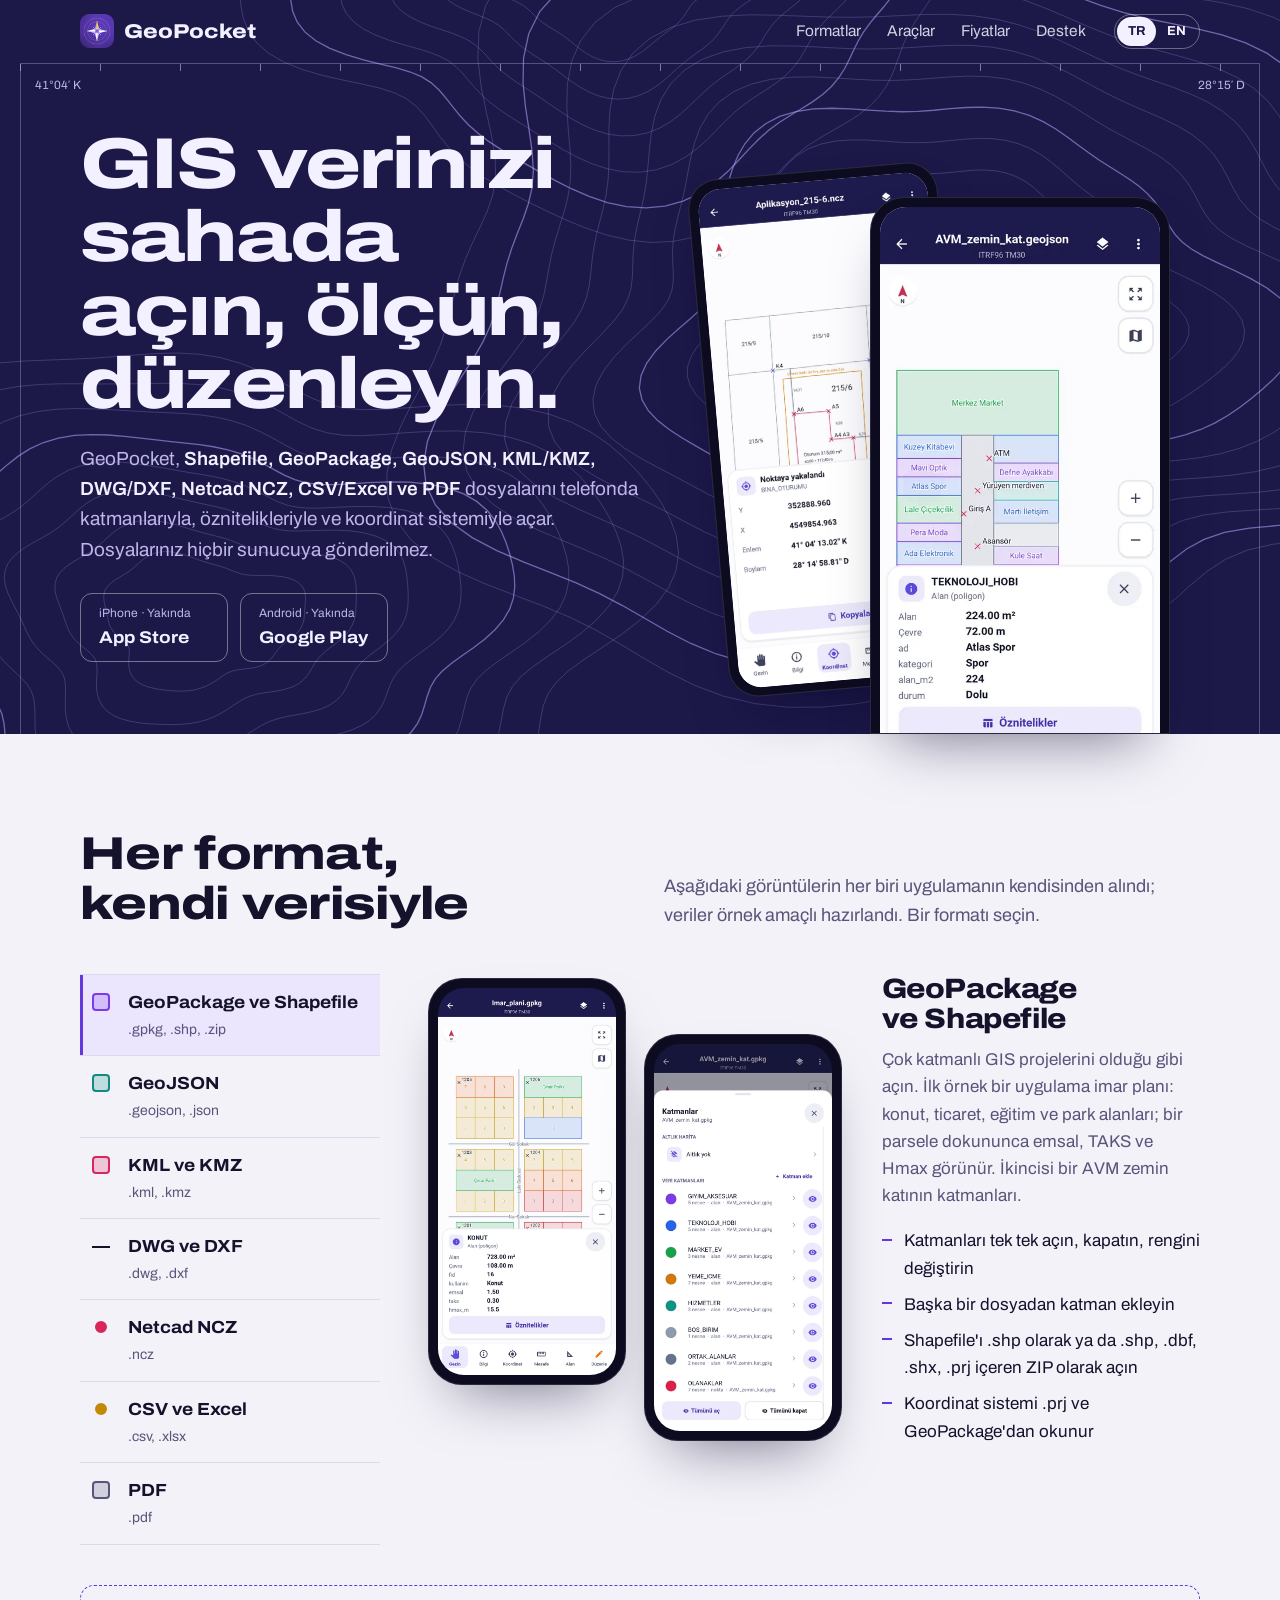
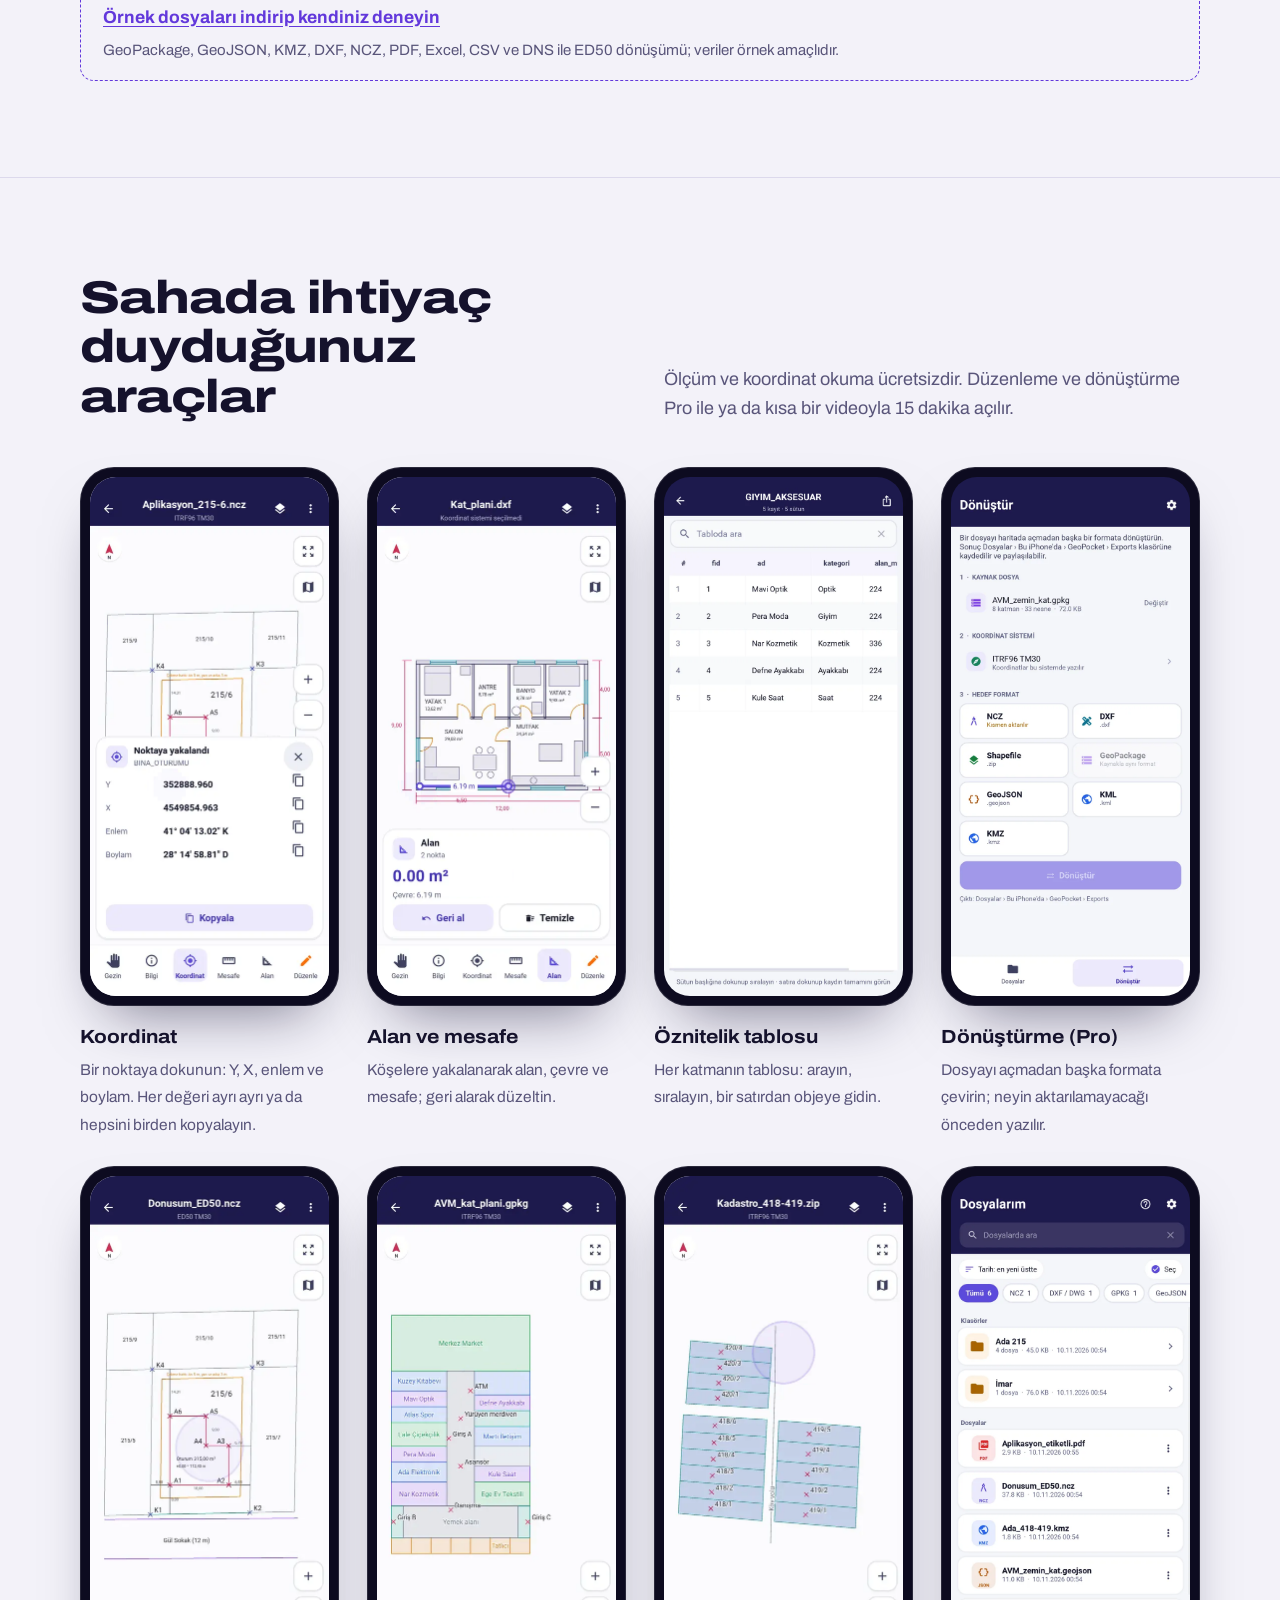
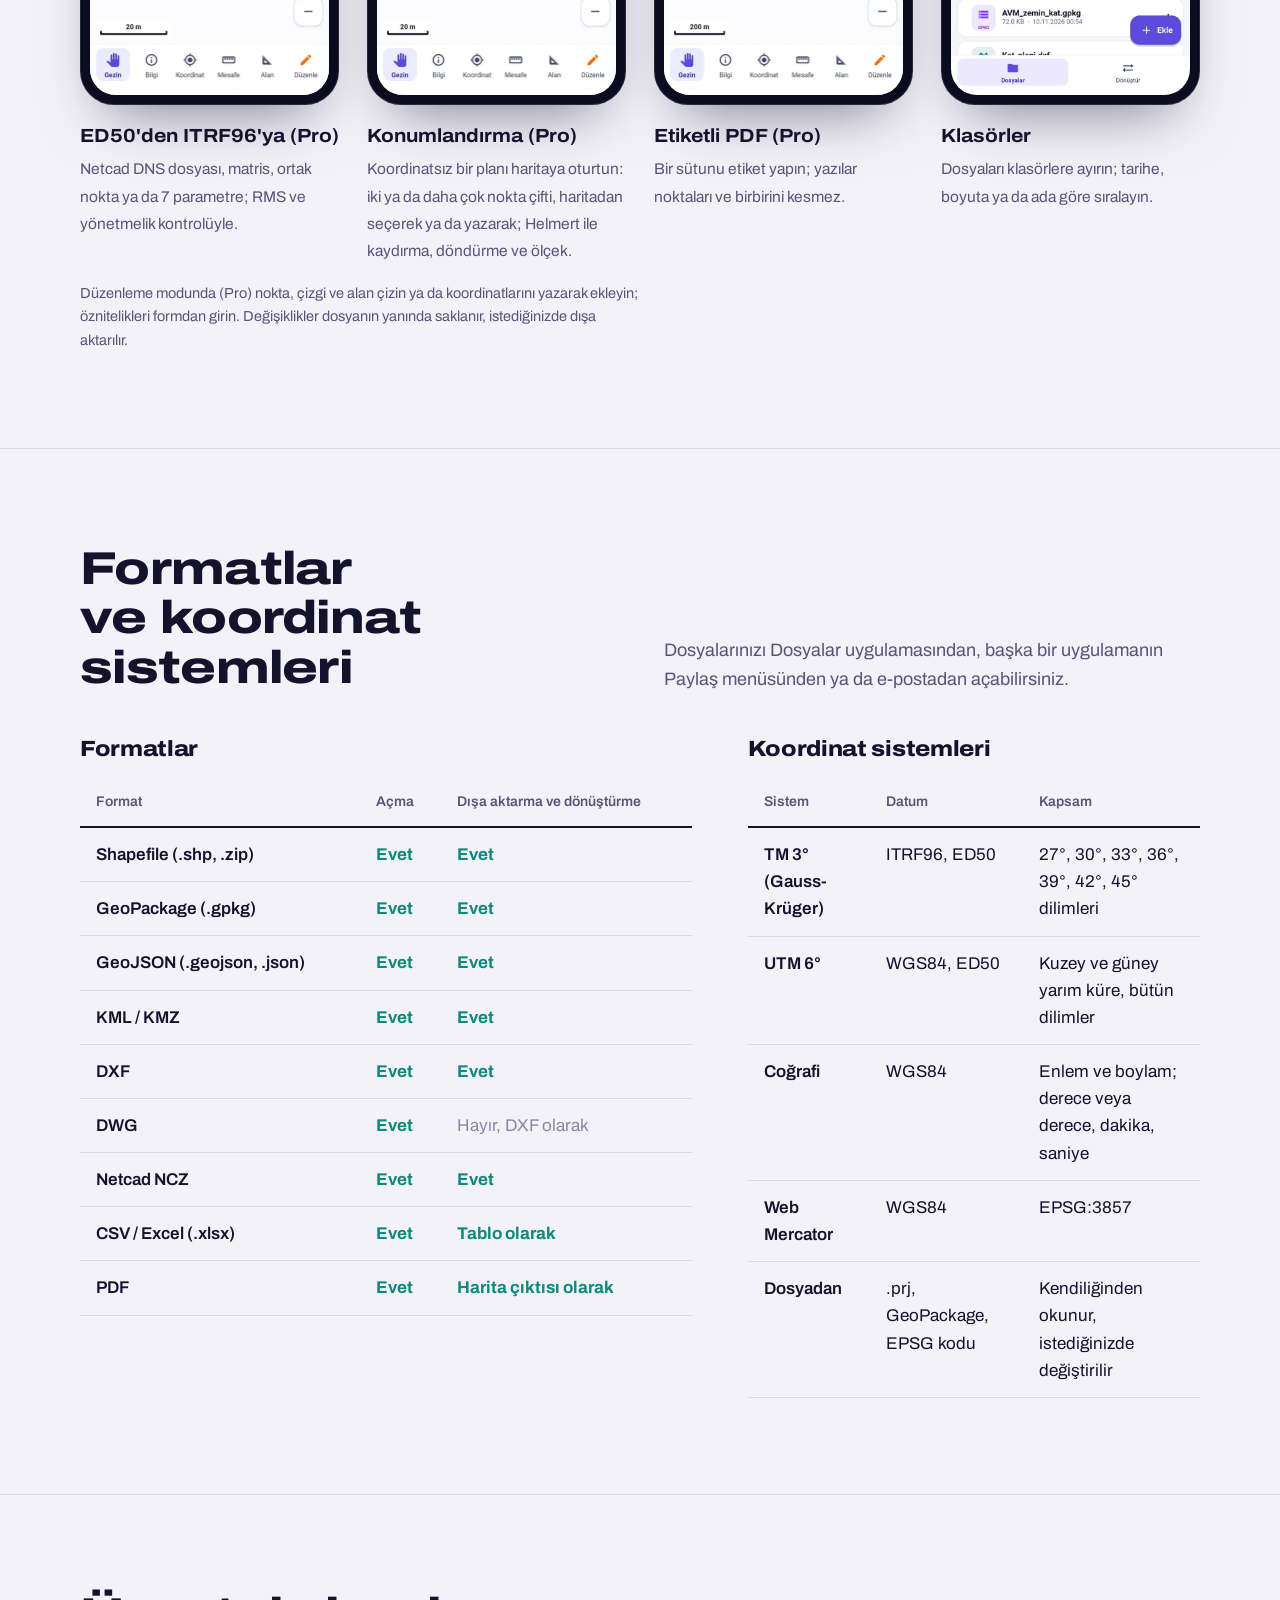
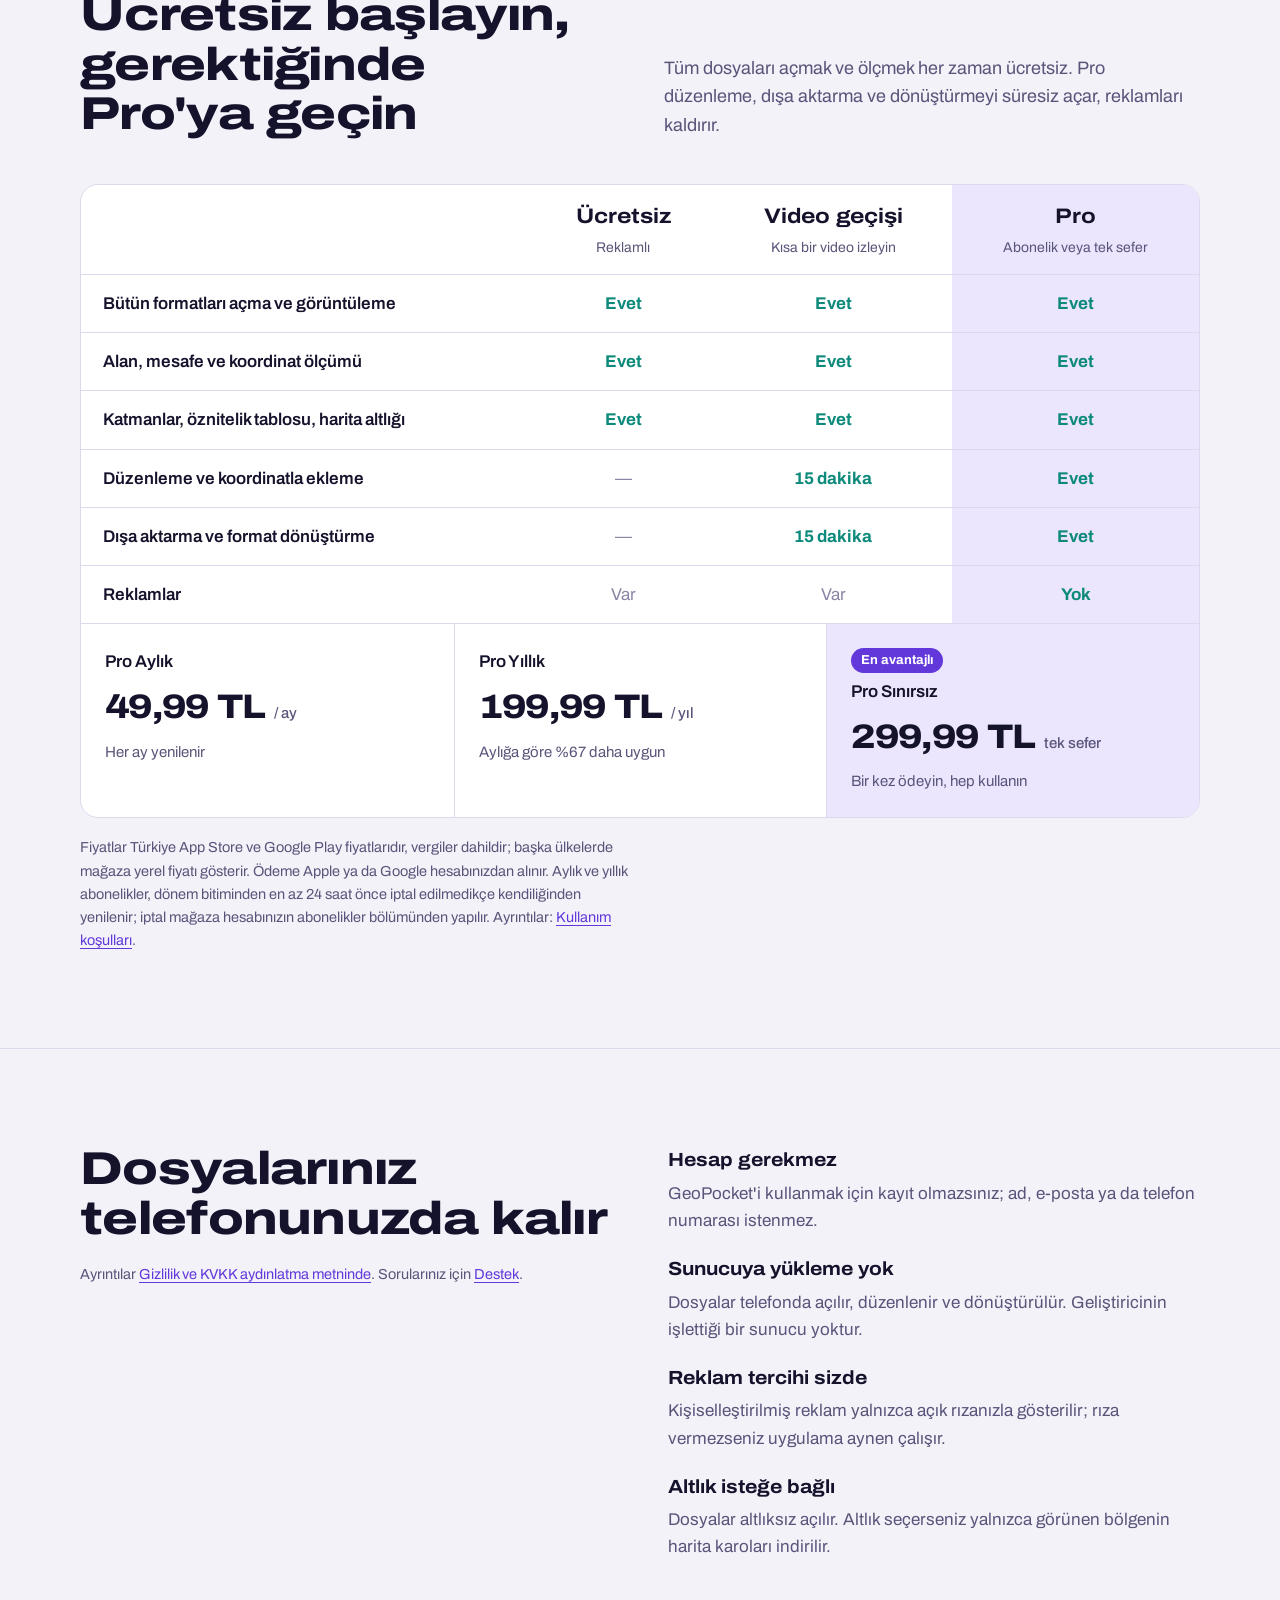
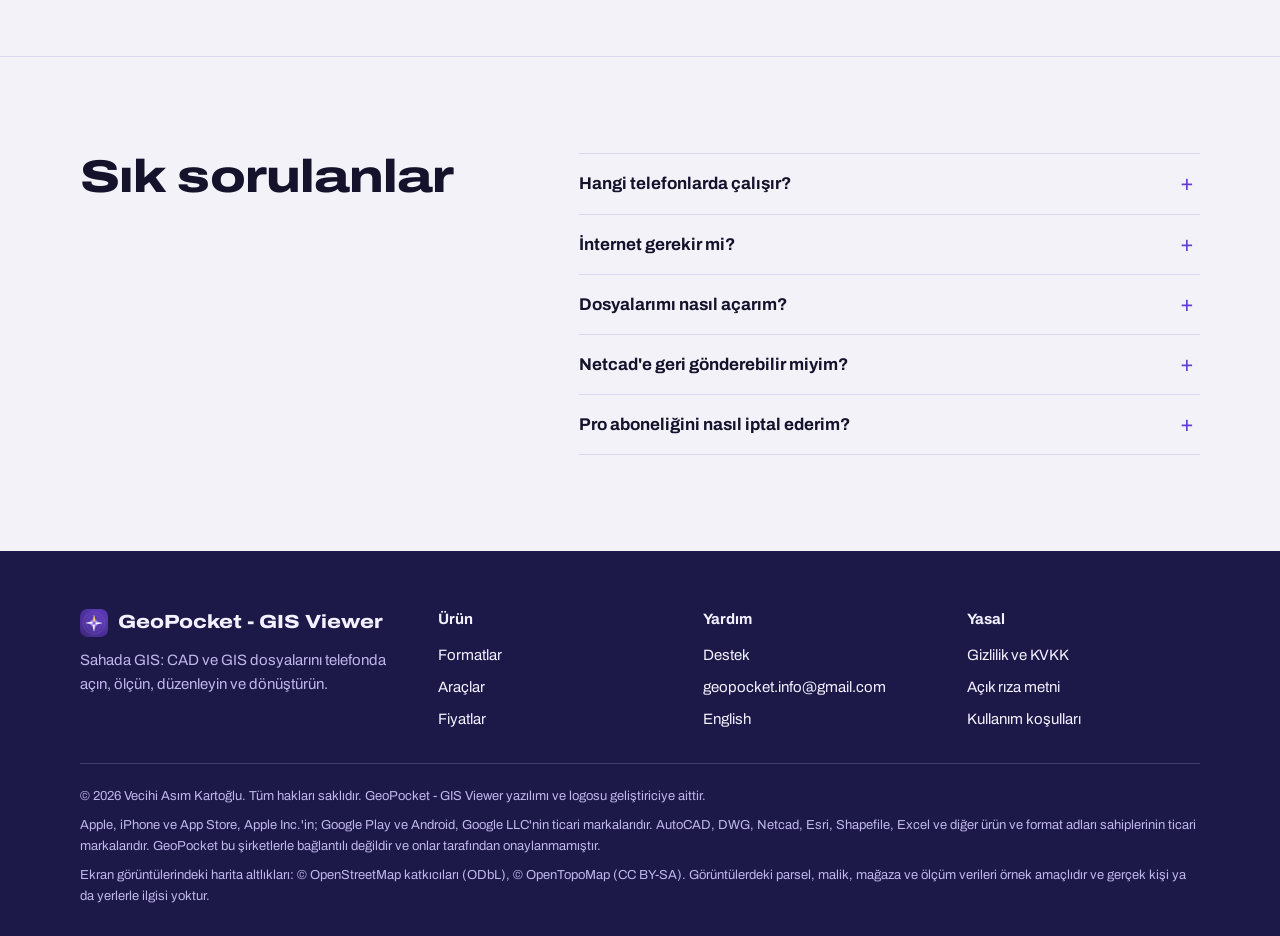
<file: index.html>
<!doctype html>
<html lang="tr">
<head>
<meta charset="utf-8">
<meta name="viewport" content="width=device-width, initial-scale=1, viewport-fit=cover">
<title>GeoPocket - GIS Viewer: GIS dosyalarını telefonda aç, düzenle, dönüştür</title>
<meta name="description" content="Shapefile, GeoPackage, GeoJSON, KML, KMZ, DWG, DXF, Netcad NCZ, CSV, Excel ve PDF dosyalarını iPhone ve Android'de açın; alan ve koordinat ölçün, öznitelikleri inceleyin, düzenleyin ve formatlar arasında dönüştürün.">
<link rel="canonical" href="https://vecihiasim.github.io/geopocket/">
<link rel="alternate" hreflang="tr" href="https://vecihiasim.github.io/geopocket/">
<link rel="alternate" hreflang="en" href="https://vecihiasim.github.io/geopocket/en/">
<link rel="alternate" hreflang="x-default" href="https://vecihiasim.github.io/geopocket/">
<meta property="og:type" content="website">
<meta property="og:title" content="GeoPocket - GIS Viewer: GIS dosyalarını telefonda aç, düzenle, dönüştür">
<meta property="og:description" content="Shapefile, GeoPackage, GeoJSON, KML, KMZ, DWG, DXF, Netcad NCZ, CSV, Excel ve PDF dosyalarını iPhone ve Android'de açın; alan ve koordinat ölçün, öznitelikleri inceleyin, düzenleyin ve formatlar arasında dönüştürün.">
<meta property="og:url" content="https://vecihiasim.github.io/geopocket/">
<meta property="og:image" content="https://vecihiasim.github.io/geopocket/img/icon-192.png">
<meta name="theme-color" content="#1c1848">
<link rel="icon" type="image/png" sizes="64x64" href="img/icon-64.png">
<link rel="apple-touch-icon" href="img/icon-192.png">
<link rel="preconnect" href="https://fonts.googleapis.com">
<link rel="preconnect" href="https://fonts.gstatic.com" crossorigin>
<link rel="stylesheet" href="https://fonts.googleapis.com/css2?family=Archivo:ital,wdth,wght@0,62..125,400..800;1,100,400&display=swap">
<link rel="stylesheet" href="style.css">
</head>
<body>
<a class="skip" href="#main">İçeriğe geç</a>
<div class="sheet">
<header class="site-head"><div class="wrap">
  <a class="brand" href="index.html"><img src="img/icon-64.png" alt="" width="36" height="36">GeoPocket</a>
  <nav class="site-nav" aria-label="Menü"><a href="#formatlar">Formatlar</a><a href="#araclar">Araçlar</a><a href="#fiyatlar">Fiyatlar</a><a href="destek.html">Destek</a></nav>
  <div class="lang-switch" role="group" aria-label="Dil"><span aria-current="true">TR</span><a href="en/index.html" hreflang="en" lang="en">EN</a></div>
</div></header>
<div class="frame"><span class="tick w">41°04′ K</span><span class="tick n">28°15′ D</span>
<div class="wrap hero">
  <div class="hero-text">
    <h1>GIS verinizi sahada açın, ölçün, düzenleyin.</h1>
    <p class="lede">GeoPocket, <strong>Shapefile, GeoPackage, GeoJSON, KML/KMZ, DWG/DXF, Netcad NCZ, CSV/Excel ve PDF</strong> dosyalarını telefonda katmanlarıyla, öznitelikleriyle ve koordinat sistemiyle açar. Dosyalarınız hiçbir sunucuya gönderilmez.</p>
    <div class="stores">
      <span class="store"><small>iPhone · Yakında</small><b>App Store</b></span>
      <span class="store"><small>Android · Yakında</small><b>Google Play</b></span>
    </div>
  </div>
  <div class="hero-phones">
    <div class="phone back"><img src="img/tr/ncz_koordinat.webp" alt="Aplikasyon projesinde A1 noktasının koordinatları" width="660" height="1434" loading="eager" decoding="async"></div>
    <div class="phone front"><picture><source media="(prefers-reduced-motion: reduce)" srcset="img/tr/clip_bilgi_poster.webp"><img src="img/tr/clip_bilgi.webp" alt="AVM zemin kat haritasında bir mağazanın öznitelikleri" width="480" height="1040" loading="eager"></picture></div>
  </div>
</div></div>
</div>
<main id="main">
<section class="band" id="formatlar"><div class="wrap">
  <div class="head"><h2>Her format, kendi verisiyle</h2><p>Aşağıdaki görüntülerin her biri uygulamanın kendisinden alındı; veriler örnek amaçlı hazırlandı. Bir formatı seçin.</p></div>
  <div class="atlas">
    <div class="legend" role="tablist" aria-label="Formatlar"><button role="tab" id="f-gpkg" aria-controls="p-gpkg" aria-selected="true"><span class="sw" style="--c:var(--road)" aria-hidden="true"></span><b>GeoPackage ve Shapefile</b><span class="ext">.gpkg, .shp, .zip</span></button><button role="tab" id="f-geojson" aria-controls="p-geojson" aria-selected="false"><span class="sw" style="--c:var(--parcel)" aria-hidden="true"></span><b>GeoJSON</b><span class="ext">.geojson, .json</span></button><button role="tab" id="f-kmz" aria-controls="p-kmz" aria-selected="false"><span class="sw" style="--c:var(--building)" aria-hidden="true"></span><b>KML ve KMZ</b><span class="ext">.kml, .kmz</span></button><button role="tab" id="f-dxf" aria-controls="p-dxf" aria-selected="false"><span class="sw line" style="--c:var(--ink)" aria-hidden="true"></span><b>DWG ve DXF</b><span class="ext">.dwg, .dxf</span></button><button role="tab" id="f-ncz" aria-controls="p-ncz" aria-selected="false"><span class="sw pt" style="--c:var(--building)" aria-hidden="true"></span><b>Netcad NCZ</b><span class="ext">.ncz</span></button><button role="tab" id="f-csv" aria-controls="p-csv" aria-selected="false"><span class="sw pt" style="--c:var(--farm)" aria-hidden="true"></span><b>CSV ve Excel</b><span class="ext">.csv, .xlsx</span></button><button role="tab" id="f-pdf" aria-controls="p-pdf" aria-selected="false"><span class="sw" style="--c:var(--muted)" aria-hidden="true"></span><b>PDF</b><span class="ext">.pdf</span></button></div>
    <div class="plates"><div class="plate" role="tabpanel" id="p-gpkg" aria-labelledby="f-gpkg" tabindex="0"><div class="plate-phones"><div class="phone"><img src="img/tr/imar.webp" alt="GeoPackage ve Shapefile" width="660" height="1434" loading="lazy" decoding="async"></div><div class="phone extra"><img src="img/tr/gpkg_katmanlar.webp" alt="GeoPackage ve Shapefile" width="660" height="1434" loading="lazy" decoding="async"></div></div><div><h3>GeoPackage ve Shapefile</h3><p>Çok katmanlı GIS projelerini olduğu gibi açın. İlk örnek bir uygulama imar planı: konut, ticaret, eğitim ve park alanları; bir parsele dokununca emsal, TAKS ve Hmax görünür. İkincisi bir AVM zemin katının katmanları.</p><ul><li>Katmanları tek tek açın, kapatın, rengini değiştirin</li><li>Başka bir dosyadan katman ekleyin</li><li>Shapefile'ı .shp olarak ya da .shp, .dbf, .shx, .prj içeren ZIP olarak açın</li><li>Koordinat sistemi .prj ve GeoPackage'dan okunur</li></ul></div></div><div class="plate" role="tabpanel" id="p-geojson" aria-labelledby="f-geojson" tabindex="0"><div class="plate-phones"><div class="phone"><img src="img/tr/geojson.webp" alt="GeoJSON" width="660" height="1434" loading="lazy" decoding="async"></div><div class="phone extra"><img src="img/tr/tablo.webp" alt="GeoJSON" width="660" height="1434" loading="lazy" decoding="async"></div></div><div><h3>GeoJSON</h3><p>QGIS'ten, bir web servisinden ya da başka bir uygulamadan gelen GeoJSON'u açın. Bir objeye dokunun: alanı, çevresi ve bütün öznitelikleri görünür; öznitelik tablosunda arayıp sıralayın.</p><ul><li>Alan m² ve hektar, çevre metre olarak</li><li>Çok parçalı geometriler ve delikli alanlar</li><li>WGS84 koordinatları TM, UTM veya enlem/boylam olarak okunur</li></ul></div></div><div class="plate" role="tabpanel" id="p-kmz" aria-labelledby="f-kmz" tabindex="0"><div class="plate-phones"><div class="phone"><img src="img/tr/kmz.webp" alt="KML ve KMZ" width="660" height="1434" loading="lazy" decoding="async"></div></div><div><h3>KML ve KMZ</h3><p>Google Earth'te hazırlanmış ada ve parsel sınırlarını, yer işaretlerini ve güzergâhları açın; OpenStreetMap ya da OpenTopoMap altlığı üzerinde inceleyin. KMZ içindeki KML kendiliğinden açılır.</p><ul><li>Yer işareti adları haritada etiket olarak</li><li>Altlık yalnızca siz seçince yüklenir</li><li>Haritadaki çizimleri KML veya KMZ olarak Google Earth'e geri gönderin</li></ul></div></div><div class="plate" role="tabpanel" id="p-dxf" aria-labelledby="f-dxf" tabindex="0"><div class="plate-phones"><div class="phone"><img src="img/tr/dxf.webp" alt="DWG ve DXF" width="660" height="1434" loading="lazy" decoding="async"></div></div><div><h3>DWG ve DXF</h3><p>AutoCAD kat planlarını, vaziyet planlarını ve krokileri telefonda açın. Katmanlar, yazılar, yaylar ve bloklar çizimdeki gibi; oda alanını ve duvar ölçülerini parmağınızla ölçün.</p><ul><li>Mesafe, alan ve çevre ölçümü, köşelere yakalanarak</li><li>Proje koordinatlı çizimleri altlık üzerinde görün</li><li>DWG salt okunur açılır; değişiklikler DXF olarak kaydedilir</li></ul></div></div><div class="plate" role="tabpanel" id="p-ncz" aria-labelledby="f-ncz" tabindex="0"><div class="plate-phones"><div class="phone"><img src="img/tr/ncz.webp" alt="Netcad NCZ" width="660" height="1434" loading="lazy" decoding="async"></div><div class="phone extra"><img src="img/tr/ncz_koordinat.webp" alt="Netcad NCZ" width="660" height="1434" loading="lazy" decoding="async"></div></div><div><h3>Netcad NCZ</h3><p>Netcad aplikasyon ve ölçüm dosyalarını açın. Örnekte ada 215 parsel 6 için bir aplikasyon projesi var: komşu parseller, çekme hattı, bina oturumu ve A1–A6 aplikasyon noktaları.</p><ul><li>Noktaya yakalanarak Y, X, enlem ve boylam</li><li>TM 3° ITRF96 ve ED50, tüm dilimler</li><li>Değişiklikleri yeniden NCZ olarak kaydedin; yazılar Netcad yazısı olarak kalır</li></ul></div></div><div class="plate" role="tabpanel" id="p-csv" aria-labelledby="f-csv" tabindex="0"><div class="plate-phones"><div class="phone"><img src="img/tr/csv.webp" alt="CSV ve Excel" width="660" height="1434" loading="lazy" decoding="async"></div><div class="phone extra"><img src="img/tr/xlsx.webp" alt="CSV ve Excel" width="660" height="1434" loading="lazy" decoding="async"></div></div><div><h3>CSV ve Excel</h3><p>Malik, hisse ve alan listelerini, nokta koordinatlarını haritaya getirin. Koordinat sütunlarını ve sistemini siz seçersiniz, GeoPocket tahminini önceden işaretler. WKT geometri sütunlu tablolar doğrudan açılır.</p><ul><li>Virgüllü ve noktalı ondalıklar</li><li>Birden çok sayfalı Excel dosyaları</li><li>Öznitelik tablosunu CSV veya XLSX olarak dışa aktarın</li></ul></div></div><div class="plate" role="tabpanel" id="p-pdf" aria-labelledby="f-pdf" tabindex="0"><div class="plate-phones"><div class="phone"><img src="img/tr/pdf.webp" alt="PDF" width="660" height="1434" loading="lazy" decoding="async"></div></div><div><h3>PDF</h3><p>Haritayı başlık, ölçek, koordinat sistemi ve lejantla vektör PDF'e dökün; size gelen PDF paftaları yakınlaştırarak inceleyin. Örnek, aplikasyon projesinin A4 çıktısı.</p><ul><li>A4 ve A3, dikey veya yatay sayfa</li><li>Yakınlaştırdıkça keskinleşen sayfa</li><li>Çok sayfalı PDF'ler</li></ul></div></div></div>
  </div>
  <p class="try"><a href="ornek-dosyalar.html">Örnek dosyaları indirip kendiniz deneyin</a>
    <span>GeoPackage, GeoJSON, KMZ, DXF, NCZ, PDF, Excel, CSV ve DNS ile ED50 dönüşümü; veriler örnek amaçlıdır.</span></p>
</div></section><section class="band" id="araclar"><div class="wrap">
  <div class="head"><h2>Sahada ihtiyaç duyduğunuz araçlar</h2><p>Ölçüm ve koordinat okuma ücretsizdir. Düzenleme ve dönüştürme Pro ile ya da kısa bir videoyla 15 dakika açılır.</p></div>
  <div class="strip"><figure><div class="phone"><picture><source media="(prefers-reduced-motion: reduce)" srcset="img/tr/clip_koordinat_poster.webp"><img src="img/tr/clip_koordinat.webp" alt="Koordinat" width="480" height="1040" loading="lazy"></picture></div><figcaption><b>Koordinat</b><span>Bir noktaya dokunun: Y, X, enlem ve boylam. Her değeri ayrı ayrı ya da hepsini birden kopyalayın.</span></figcaption></figure><figure><div class="phone"><picture><source media="(prefers-reduced-motion: reduce)" srcset="img/tr/clip_olcum_poster.webp"><img src="img/tr/clip_olcum.webp" alt="Alan ve mesafe" width="480" height="1040" loading="lazy"></picture></div><figcaption><b>Alan ve mesafe</b><span>Köşelere yakalanarak alan, çevre ve mesafe; geri alarak düzeltin.</span></figcaption></figure><figure><div class="phone"><img src="img/tr/tablo.webp" alt="Öznitelik tablosu" width="660" height="1434" loading="lazy" decoding="async"></div><figcaption><b>Öznitelik tablosu</b><span>Her katmanın tablosu: arayın, sıralayın, bir satırdan objeye gidin.</span></figcaption></figure><figure><div class="phone"><img src="img/tr/donustur.webp" alt="Dönüştürme (Pro)" width="660" height="1434" loading="lazy" decoding="async"></div><figcaption><b>Dönüştürme (Pro)</b><span>Dosyayı açmadan başka formata çevirin; neyin aktarılamayacağı önceden yazılır.</span></figcaption></figure><figure><div class="phone"><picture><source media="(prefers-reduced-motion: reduce)" srcset="img/tr/clip_dns_poster.webp"><img src="img/tr/clip_dns.webp" alt="ED50'den ITRF96'ya (Pro)" width="480" height="1040" loading="lazy"></picture></div><figcaption><b>ED50'den ITRF96'ya (Pro)</b><span>Netcad DNS dosyası, matris, ortak nokta ya da 7 parametre; RMS ve yönetmelik kontrolüyle.</span></figcaption></figure><figure><div class="phone"><picture><source media="(prefers-reduced-motion: reduce)" srcset="img/tr/clip_konumlandir_poster.webp"><img src="img/tr/clip_konumlandir.webp" alt="Konumlandırma (Pro)" width="480" height="1040" loading="lazy"></picture></div><figcaption><b>Konumlandırma (Pro)</b><span>Koordinatsız bir planı haritaya oturtun: iki ya da daha çok nokta çifti, haritadan seçerek ya da yazarak; Helmert ile kaydırma, döndürme ve ölçek.</span></figcaption></figure><figure><div class="phone"><picture><source media="(prefers-reduced-motion: reduce)" srcset="img/tr/clip_shp_pdf_poster.webp"><img src="img/tr/clip_shp_pdf.webp" alt="Etiketli PDF (Pro)" width="480" height="1040" loading="lazy"></picture></div><figcaption><b>Etiketli PDF (Pro)</b><span>Bir sütunu etiket yapın; yazılar noktaları ve birbirini kesmez.</span></figcaption></figure><figure><div class="phone"><img src="img/tr/klasorler.webp" alt="Klasörler" width="660" height="1434" loading="lazy" decoding="async"></div><figcaption><b>Klasörler</b><span>Dosyaları klasörlere ayırın; tarihe, boyuta ya da ada göre sıralayın.</span></figcaption></figure></div>
  <p class="note">Düzenleme modunda (Pro) nokta, çizgi ve alan çizin ya da koordinatlarını yazarak ekleyin; öznitelikleri formdan girin. Değişiklikler dosyanın yanında saklanır, istediğinizde dışa aktarılır.</p>
</div></section><section class="band"><div class="wrap">
  <div class="head"><h2>Formatlar ve koordinat sistemleri</h2><p>Dosyalarınızı Dosyalar uygulamasından, başka bir uygulamanın Paylaş menüsünden ya da e-postadan açabilirsiniz.</p></div>
  <div class="two">
    <div><h3>Formatlar</h3><div class="scroll"><table>
      <thead><tr><th scope="col">Format</th><th scope="col">Açma</th><th scope="col">Dışa aktarma ve dönüştürme</th></tr></thead>
      <tbody><tr><th scope="row">Shapefile (.shp, .zip)</th><td class="y" data-label="Açma">Evet</td><td class="y" data-label="Dışa aktarma">Evet</td></tr><tr><th scope="row">GeoPackage (.gpkg)</th><td class="y" data-label="Açma">Evet</td><td class="y" data-label="Dışa aktarma">Evet</td></tr><tr><th scope="row">GeoJSON (.geojson, .json)</th><td class="y" data-label="Açma">Evet</td><td class="y" data-label="Dışa aktarma">Evet</td></tr><tr><th scope="row">KML / KMZ</th><td class="y" data-label="Açma">Evet</td><td class="y" data-label="Dışa aktarma">Evet</td></tr><tr><th scope="row">DXF</th><td class="y" data-label="Açma">Evet</td><td class="y" data-label="Dışa aktarma">Evet</td></tr><tr><th scope="row">DWG</th><td class="y" data-label="Açma">Evet</td><td class="n" data-label="Dışa aktarma">Hayır, DXF olarak</td></tr><tr><th scope="row">Netcad NCZ</th><td class="y" data-label="Açma">Evet</td><td class="y" data-label="Dışa aktarma">Evet</td></tr><tr><th scope="row">CSV / Excel (.xlsx)</th><td class="y" data-label="Açma">Evet</td><td class="y" data-label="Dışa aktarma">Tablo olarak</td></tr><tr><th scope="row">PDF</th><td class="y" data-label="Açma">Evet</td><td class="y" data-label="Dışa aktarma">Harita çıktısı olarak</td></tr></tbody></table></div></div>
    <div><h3>Koordinat sistemleri</h3><div class="scroll"><table>
      <thead><tr><th scope="col">Sistem</th><th scope="col">Datum</th><th scope="col">Kapsam</th></tr></thead>
      <tbody><tr><th scope="row">TM 3° (Gauss-Krüger)</th><td data-label="Datum">ITRF96, ED50</td><td data-label="Kapsam">27°, 30°, 33°, 36°, 39°, 42°, 45° dilimleri</td></tr><tr><th scope="row">UTM 6°</th><td data-label="Datum">WGS84, ED50</td><td data-label="Kapsam">Kuzey ve güney yarım küre, bütün dilimler</td></tr><tr><th scope="row">Coğrafi</th><td data-label="Datum">WGS84</td><td data-label="Kapsam">Enlem ve boylam; derece veya derece, dakika, saniye</td></tr><tr><th scope="row">Web Mercator</th><td data-label="Datum">WGS84</td><td data-label="Kapsam">EPSG:3857</td></tr><tr><th scope="row">Dosyadan</th><td data-label="Datum">.prj, GeoPackage, EPSG kodu</td><td data-label="Kapsam">Kendiliğinden okunur, istediğinizde değiştirilir</td></tr></tbody></table></div></div>
  </div>
</div></section><section class="band" id="fiyatlar"><div class="wrap">
  <div class="head"><h2>Ücretsiz başlayın, gerektiğinde Pro'ya geçin</h2><p>Tüm dosyaları açmak ve ölçmek her zaman ücretsiz. Pro düzenleme, dışa aktarma ve dönüştürmeyi süresiz açar, reklamları kaldırır.</p></div>
  <div class="pricing">
    <div class="tiers"><div class="tier"><b>Ücretsiz</b><span>Reklamlı</span><ul><li class="on">Bütün formatları açma ve görüntüleme</li><li class="on">Alan, mesafe ve koordinat ölçümü</li><li class="on">Katmanlar, öznitelik tablosu, harita altlığı</li><li class="off">Düzenleme ve koordinatla ekleme</li><li class="off">Dışa aktarma ve format dönüştürme</li><li class="off">Reklamsız</li></ul></div><div class="tier"><b>Video geçişi</b><span>Kısa bir video izleyin</span><ul><li class="on">Bütün formatları açma ve görüntüleme</li><li class="on">Alan, mesafe ve koordinat ölçümü</li><li class="on">Katmanlar, öznitelik tablosu, harita altlığı</li><li class="on">Düzenleme ve koordinatla ekleme (15 dakika)</li><li class="on">Dışa aktarma ve format dönüştürme (15 dakika)</li><li class="off">Reklamsız</li></ul></div><div class="tier pro"><b>Pro</b><span>Abonelik veya tek sefer</span><ul><li class="on">Bütün formatları açma ve görüntüleme</li><li class="on">Alan, mesafe ve koordinat ölçümü</li><li class="on">Katmanlar, öznitelik tablosu, harita altlığı</li><li class="on">Düzenleme ve koordinatla ekleme</li><li class="on">Dışa aktarma ve format dönüştürme</li><li class="on">Reklamsız</li></ul></div></div>
    <div class="scroll compare"><table>
      <colgroup><col><col><col><col class="pro"></colgroup>
      <thead><tr><th scope="col"><span class="sr">Özellik</span></th>
        <th scope="col"><b>Ücretsiz</b><span>Reklamlı</span></th>
        <th scope="col"><b>Video geçişi</b><span>Kısa bir video izleyin</span></th>
        <th scope="col"><b>Pro</b><span>Abonelik veya tek sefer</span></th></tr></thead>
      <tbody><tr><th scope="row">Bütün formatları açma ve görüntüleme</th><td class="y">Evet</td><td class="y">Evet</td><td class="y">Evet</td></tr><tr><th scope="row">Alan, mesafe ve koordinat ölçümü</th><td class="y">Evet</td><td class="y">Evet</td><td class="y">Evet</td></tr><tr><th scope="row">Katmanlar, öznitelik tablosu, harita altlığı</th><td class="y">Evet</td><td class="y">Evet</td><td class="y">Evet</td></tr><tr><th scope="row">Düzenleme ve koordinatla ekleme</th><td class="n">—</td><td class="y">15 dakika</td><td class="y">Evet</td></tr><tr><th scope="row">Dışa aktarma ve format dönüştürme</th><td class="n">—</td><td class="y">15 dakika</td><td class="y">Evet</td></tr><tr><th scope="row">Reklamlar</th><td class="n">Var</td><td class="n">Var</td><td class="y">Yok</td></tr></tbody></table></div>
    <div class="plans"><div class="plan"><span class="name">Pro Aylık</span><span class="price">49,99 TL <small>/ ay</small></span><span class="what">Her ay yenilenir</span></div><div class="plan"><span class="name">Pro Yıllık</span><span class="price">199,99 TL <small>/ yıl</small></span><span class="what">Aylığa göre %67 daha uygun</span></div><div class="plan best"><span class=tag>En avantajlı</span><span class="name">Pro Sınırsız</span><span class="price">299,99 TL <small>tek sefer</small></span><span class="what">Bir kez ödeyin, hep kullanın</span></div></div>
  </div>
  <p class="note">Fiyatlar Türkiye App Store ve Google Play fiyatlarıdır, vergiler dahildir; başka ülkelerde mağaza yerel fiyatı gösterir. Ödeme Apple ya da Google hesabınızdan alınır. Aylık ve yıllık abonelikler, dönem bitiminden en az 24 saat önce iptal edilmedikçe kendiliğinden yenilenir; iptal mağaza hesabınızın abonelikler bölümünden yapılır. Ayrıntılar: <a href="kosullar.html#abonelik">Kullanım koşulları</a>.</p>
</div></section><section class="band"><div class="wrap privacy">
  <div><h2>Dosyalarınız telefonunuzda kalır</h2><p class="note">Ayrıntılar <a href="gizlilik.html">Gizlilik ve KVKK aydınlatma metninde</a>. Sorularınız için <a href="destek.html">Destek</a>.</p></div>
  <dl><div><dt>Hesap gerekmez</dt><dd>GeoPocket'i kullanmak için kayıt olmazsınız; ad, e-posta ya da telefon numarası istenmez.</dd></div><div><dt>Sunucuya yükleme yok</dt><dd>Dosyalar telefonda açılır, düzenlenir ve dönüştürülür. Geliştiricinin işlettiği bir sunucu yoktur.</dd></div><div><dt>Reklam tercihi sizde</dt><dd>Kişiselleştirilmiş reklam yalnızca açık rızanızla gösterilir; rıza vermezseniz uygulama aynen çalışır.</dd></div><div><dt>Altlık isteğe bağlı</dt><dd>Dosyalar altlıksız açılır. Altlık seçerseniz yalnızca görünen bölgenin harita karoları indirilir.</dd></div></dl>
</div></section><section class="band" id="sss"><div class="wrap faq">
  <h2>Sık sorulanlar</h2>
  <div><details><summary>Hangi telefonlarda çalışır?</summary><p>iPhone'da iOS 15 ve sonrası, Android'de Android 10 ve sonrası. Tablette telefon görünümüyle açılır.</p></details><details><summary>İnternet gerekir mi?</summary><p>Hayır. Dosyalar telefonda açılır ve işlenir. Yalnızca harita altlığını açarsanız harita karoları için internet kullanılır.</p></details><details><summary>Dosyalarımı nasıl açarım?</summary><p>Dosyalar uygulamasından, e-postadan ya da WhatsApp gibi bir uygulamanın Paylaş menüsünden GeoPocket'i seçin; ya da GeoPocket'te Dosya ekle'ye dokunun. Shapefile'ı .shp, .dbf, .shx ve .prj içeren tek bir ZIP olarak açabilirsiniz.</p></details><details><summary>Netcad'e geri gönderebilir miyim?</summary><p>Evet, çizimi NCZ olarak kaydedebilirsiniz. Yazılar NCZ'ye aktarılmaz; bu durumda dışa aktarmadan önce uyarılırsınız. DXF de Netcad'de açılır.</p></details><details><summary>Pro aboneliğini nasıl iptal ederim?</summary><p>iPhone'da Ayarlar › Apple Hesabı › Abonelikler, Android'de Google Play › Ödemeler ve abonelikler. Uygulamayı silmek aboneliği iptal etmez.</p></details></div>
</div></section>
</main>
<footer class="site-foot"><div class="wrap">
  <div class="foot-grid">
    <div><p class="b"><img src="img/icon-64.png" alt="" width="28" height="28">GeoPocket - GIS Viewer</p><p>Sahada GIS: CAD ve GIS dosyalarını telefonda açın, ölçün, düzenleyin ve dönüştürün.</p></div>
    <div><h4>Ürün</h4><ul>
      <li><a href="index.html#formatlar">Formatlar</a></li>
      <li><a href="index.html#araclar">Araçlar</a></li>
      <li><a href="index.html#fiyatlar">Fiyatlar</a></li></ul></div>
    <div><h4>Yardım</h4><ul>
      <li><a href="destek.html">Destek</a></li>
      <li><a href="mailto:geopocket.info@gmail.com">geopocket.info@gmail.com</a></li>
      <li><a href="en/index.html" hreflang="en" lang="en">English</a></li></ul></div>
    <div><h4>Yasal</h4><ul>
      <li><a href="gizlilik.html">Gizlilik ve KVKK</a></li>
      <li><a href="acik-riza.html">Açık rıza metni</a></li>
      <li><a href="kosullar.html">Kullanım koşulları</a></li></ul></div>
  </div>
  <div class="legal-line"><p>© 2026 Vecihi Asım Kartoğlu. Tüm hakları saklıdır. GeoPocket - GIS Viewer yazılımı ve logosu geliştiriciye aittir.</p><p>Apple, iPhone ve App Store, Apple Inc.'in; Google Play ve Android, Google LLC'nin ticari markalarıdır. AutoCAD, DWG, Netcad, Esri, Shapefile, Excel ve diğer ürün ve format adları sahiplerinin ticari markalarıdır. GeoPocket bu şirketlerle bağlantılı değildir ve onlar tarafından onaylanmamıştır.</p><p>Ekran görüntülerindeki harita altlıkları: © OpenStreetMap katkıcıları (ODbL), © OpenTopoMap (CC BY-SA). Görüntülerdeki parsel, malik, mağaza ve ölçüm verileri örnek amaçlıdır ve gerçek kişi ya da yerlerle ilgisi yoktur.</p></div>
</div></footer>
<script src="site.js" defer></script>
</body>
</html>
</file>
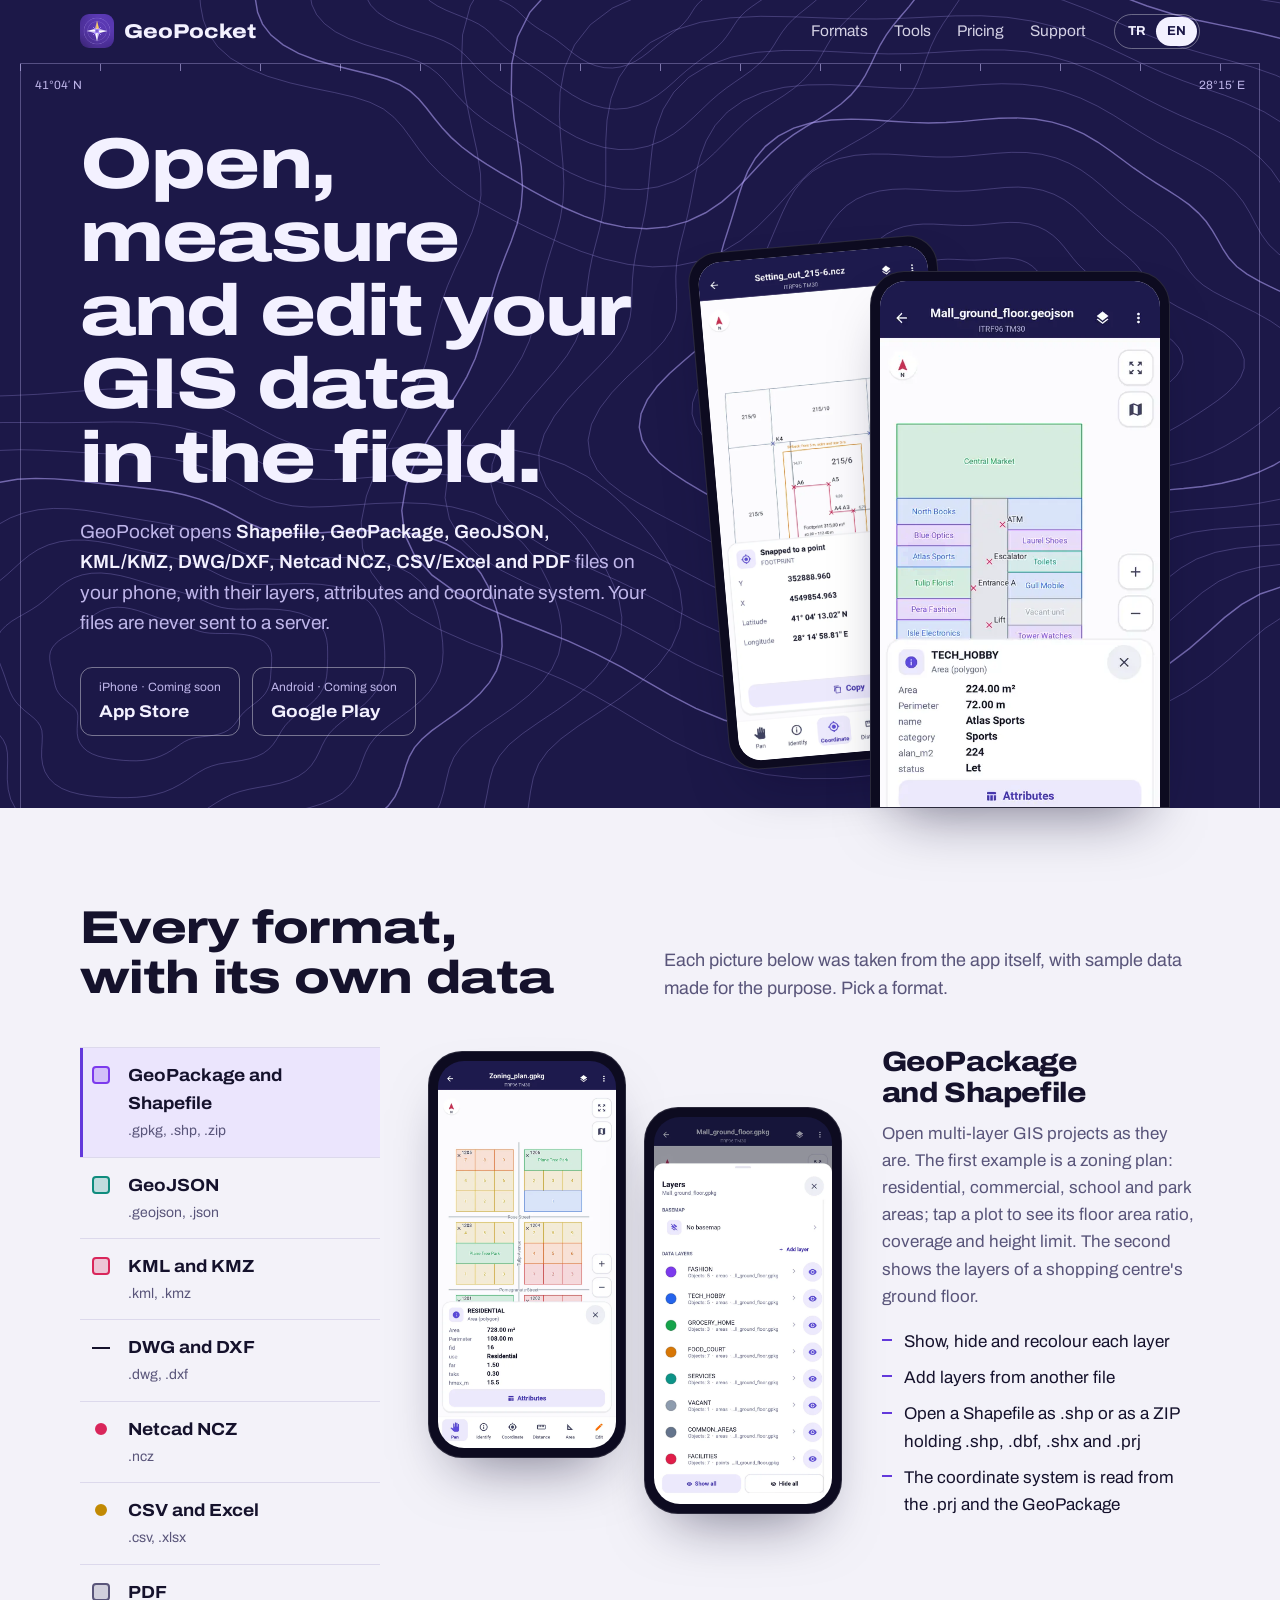
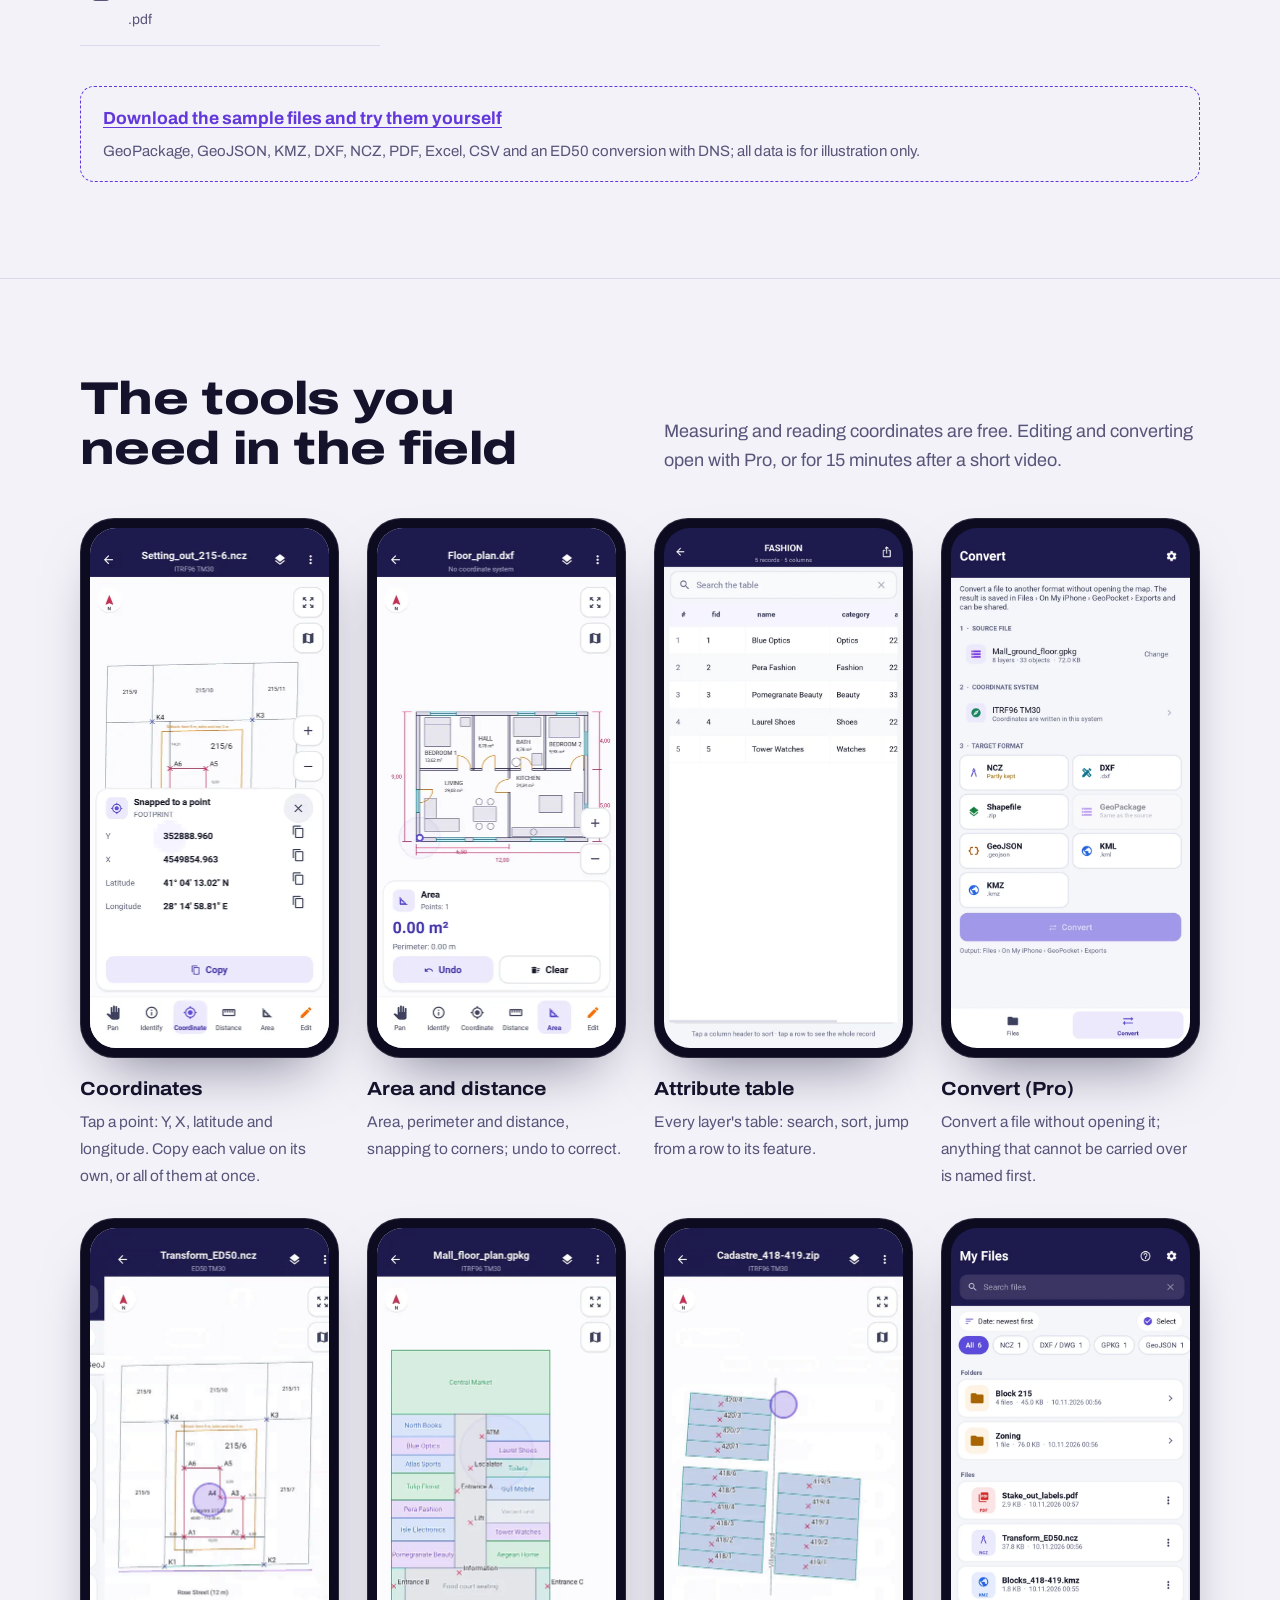
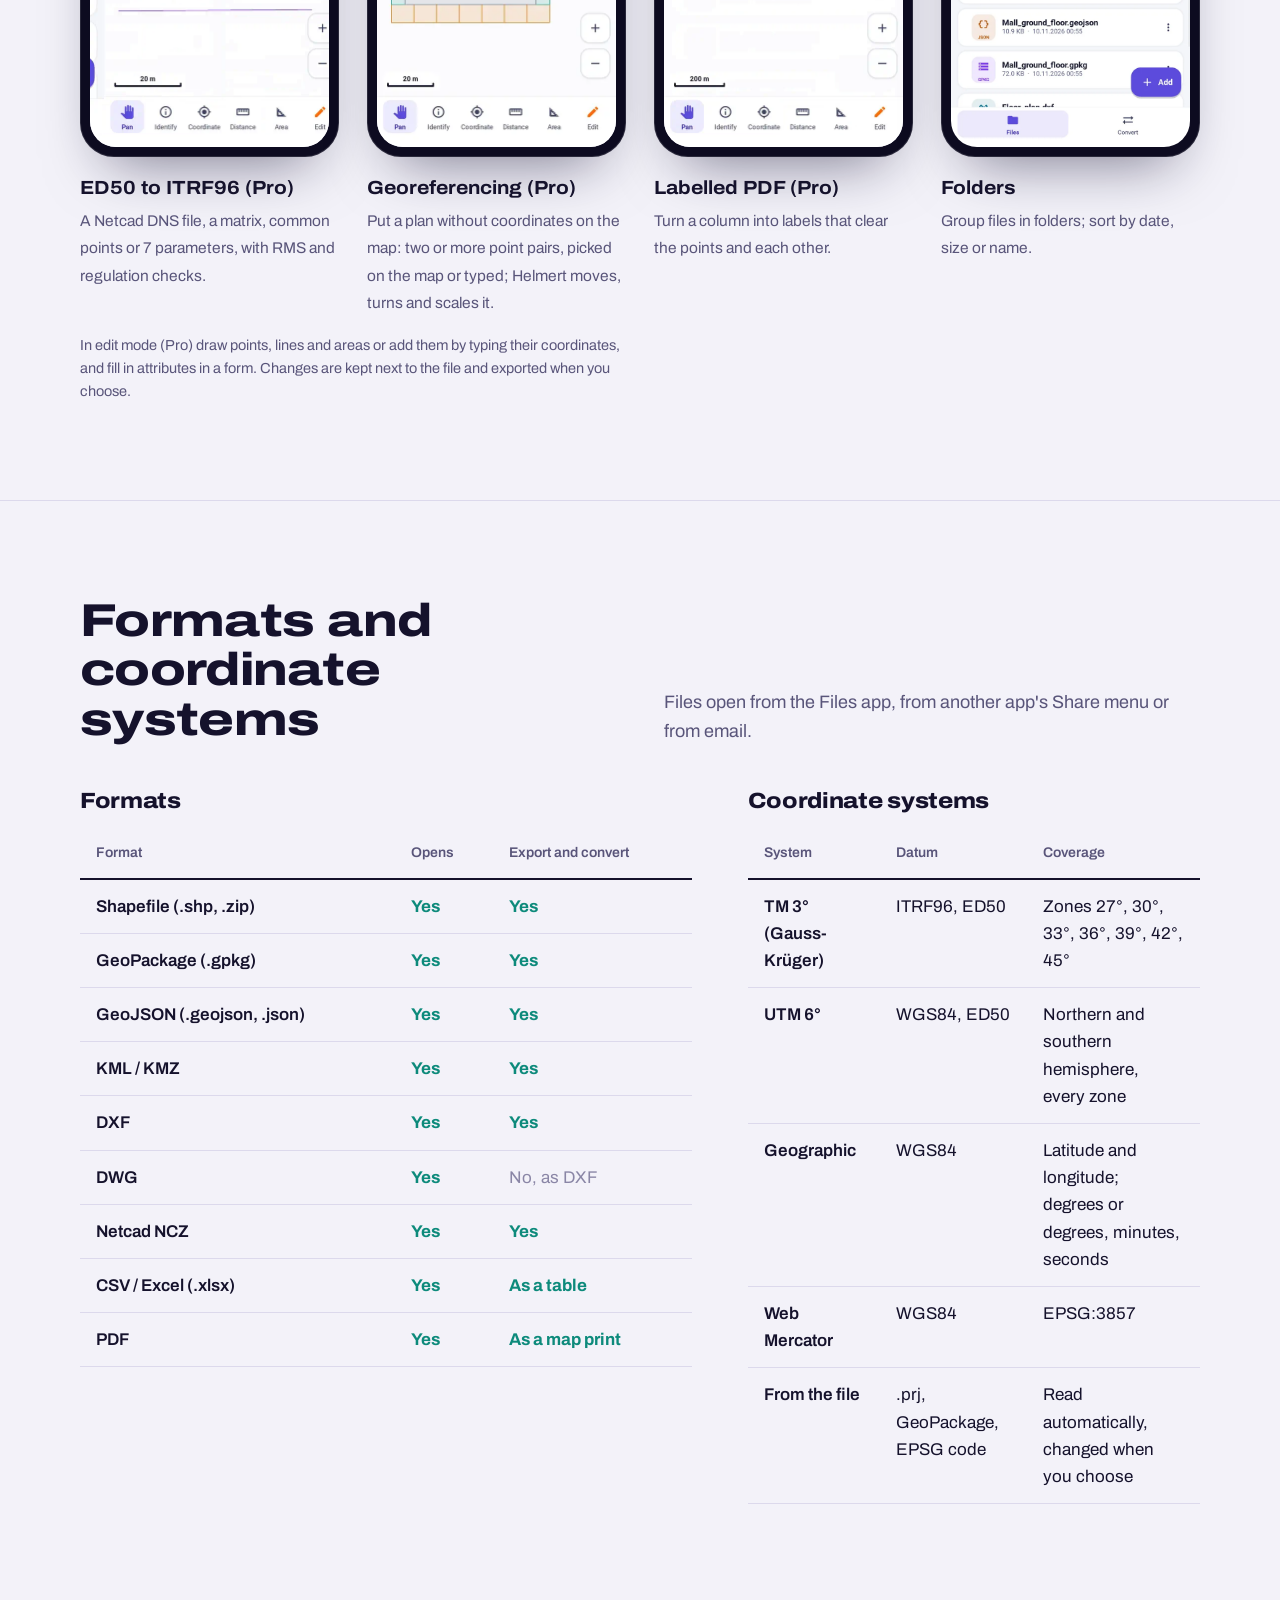
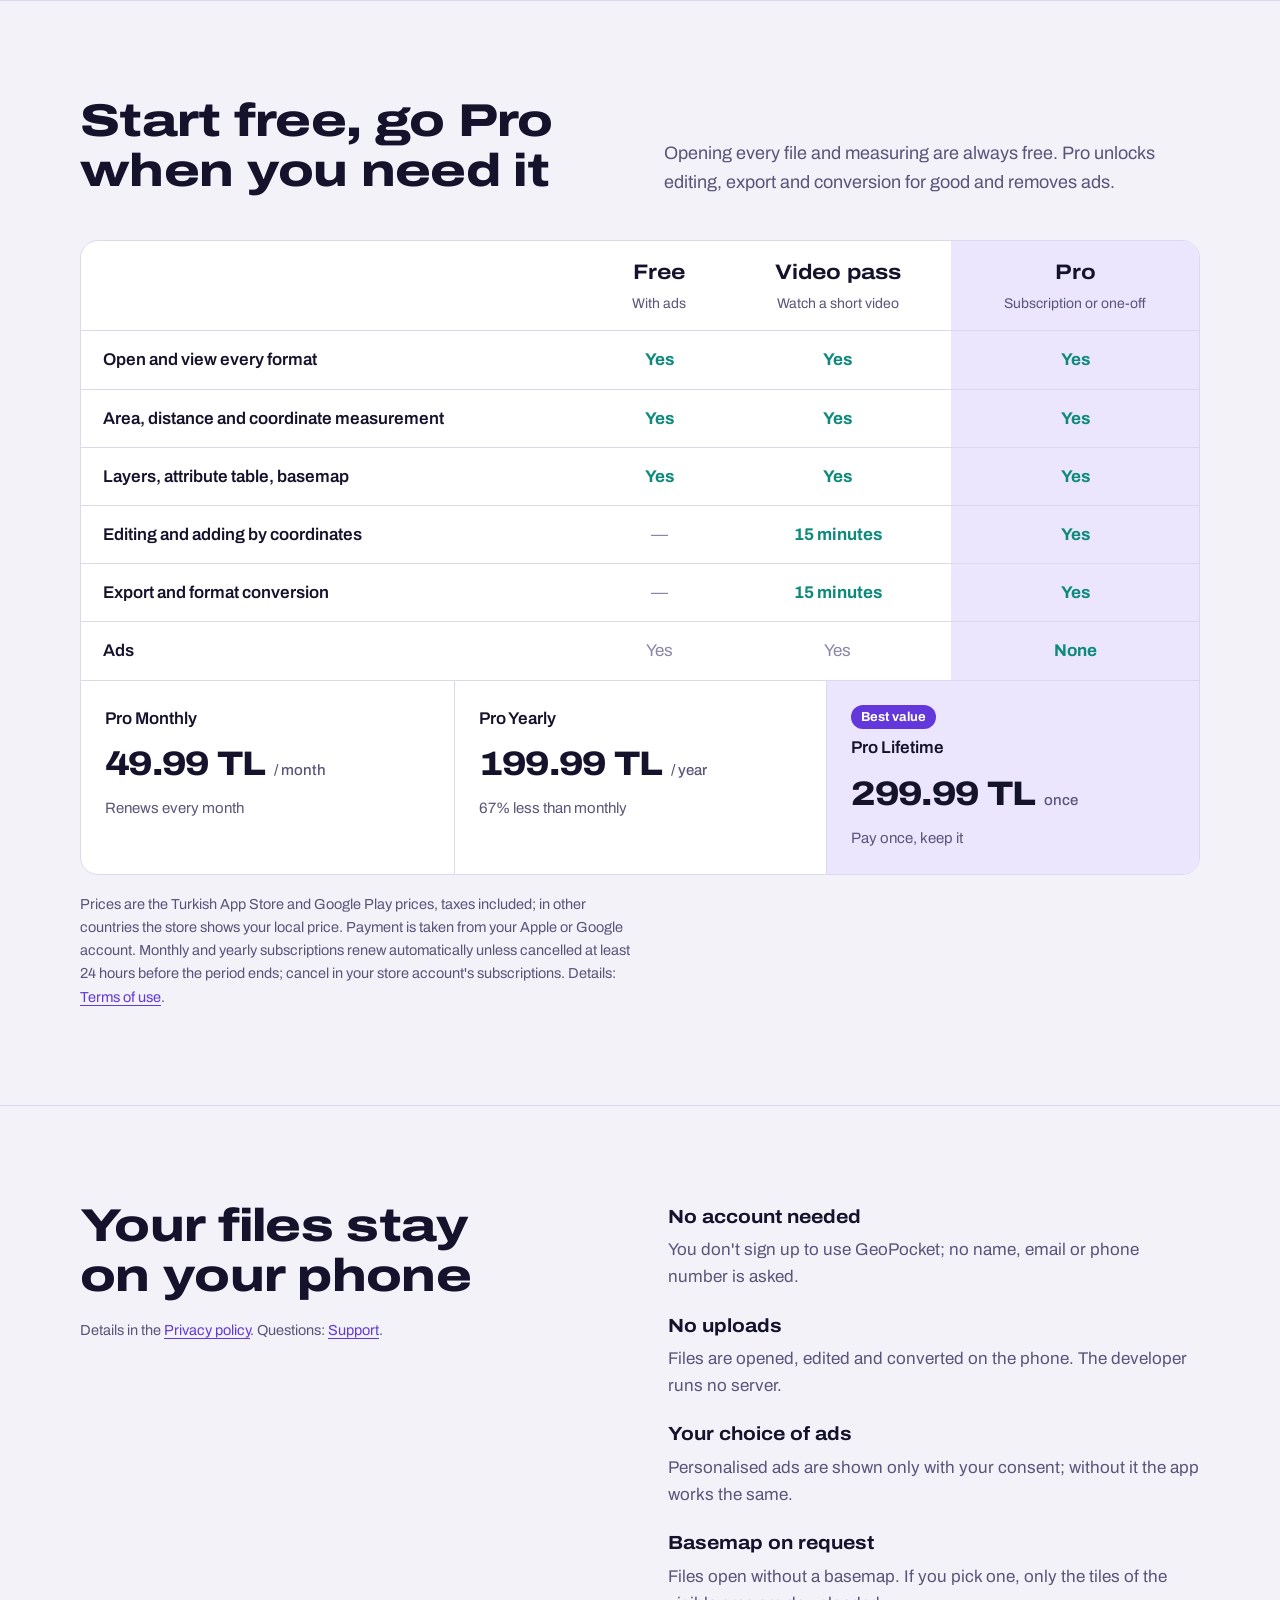
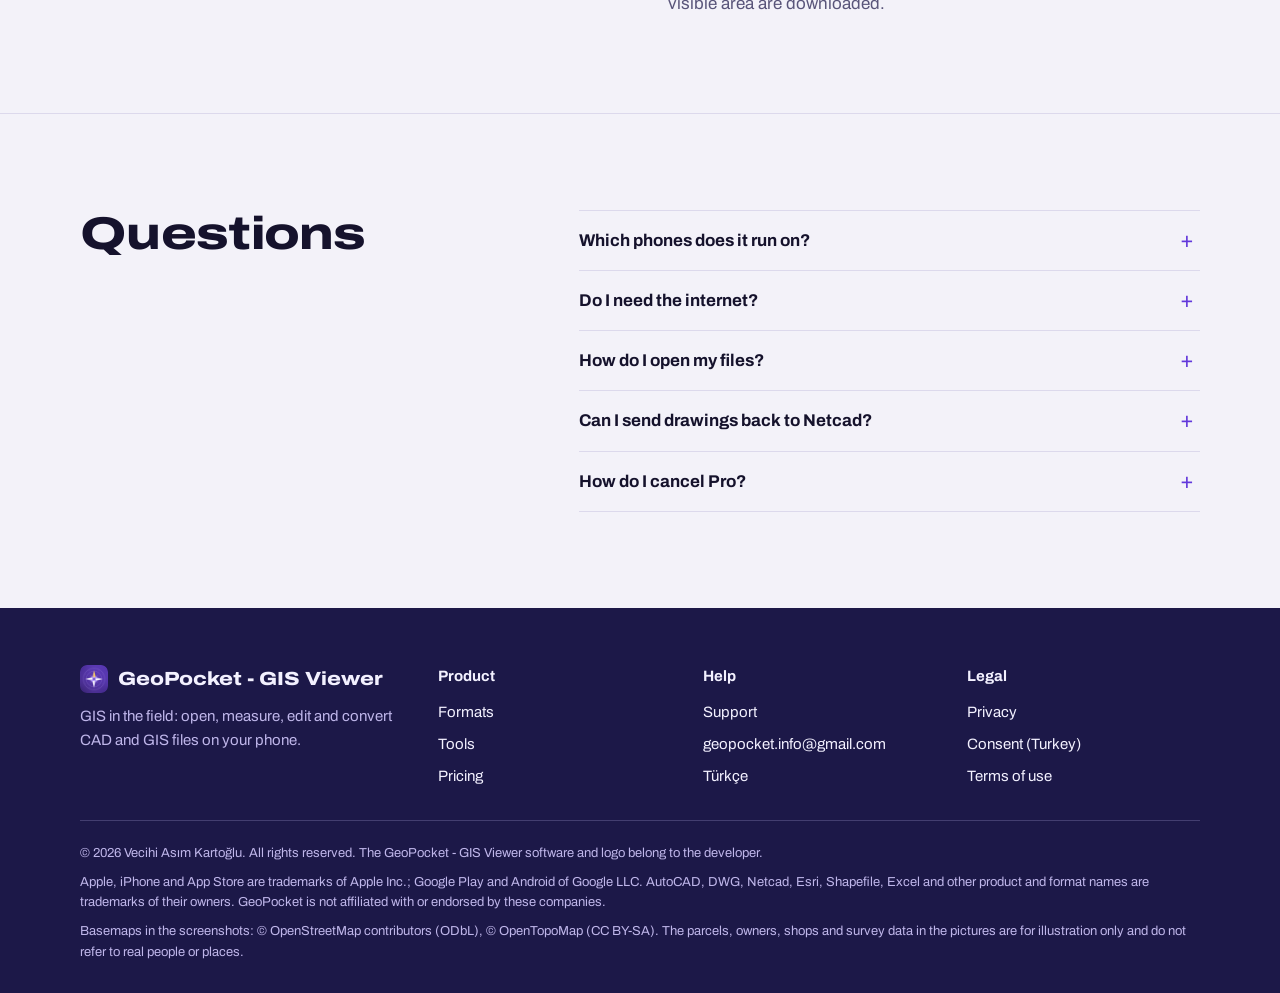
<file: en/index.html>
<!doctype html>
<html lang="en">
<head>
<meta charset="utf-8">
<meta name="viewport" content="width=device-width, initial-scale=1, viewport-fit=cover">
<title>GeoPocket - GIS Viewer: view, edit and convert GIS files on your phone</title>
<meta name="description" content="Open Shapefile, GeoPackage, GeoJSON, KML, KMZ, DWG, DXF, Netcad NCZ, CSV, Excel and PDF files on iPhone and Android; measure areas and coordinates, inspect attributes, edit and convert between formats.">
<link rel="canonical" href="https://vecihiasim.github.io/geopocket/en/">
<link rel="alternate" hreflang="tr" href="https://vecihiasim.github.io/geopocket/">
<link rel="alternate" hreflang="en" href="https://vecihiasim.github.io/geopocket/en/">
<link rel="alternate" hreflang="x-default" href="https://vecihiasim.github.io/geopocket/">
<meta property="og:type" content="website">
<meta property="og:title" content="GeoPocket - GIS Viewer: view, edit and convert GIS files on your phone">
<meta property="og:description" content="Open Shapefile, GeoPackage, GeoJSON, KML, KMZ, DWG, DXF, Netcad NCZ, CSV, Excel and PDF files on iPhone and Android; measure areas and coordinates, inspect attributes, edit and convert between formats.">
<meta property="og:url" content="https://vecihiasim.github.io/geopocket/en/">
<meta property="og:image" content="https://vecihiasim.github.io/geopocket/img/icon-192.png">
<meta name="theme-color" content="#1c1848">
<link rel="icon" type="image/png" sizes="64x64" href="../img/icon-64.png">
<link rel="apple-touch-icon" href="../img/icon-192.png">
<link rel="preconnect" href="https://fonts.googleapis.com">
<link rel="preconnect" href="https://fonts.gstatic.com" crossorigin>
<link rel="stylesheet" href="https://fonts.googleapis.com/css2?family=Archivo:ital,wdth,wght@0,62..125,400..800;1,100,400&display=swap">
<link rel="stylesheet" href="../style.css">
</head>
<body>
<a class="skip" href="#main">Skip to content</a>
<div class="sheet">
<header class="site-head"><div class="wrap">
  <a class="brand" href="index.html"><img src="../img/icon-64.png" alt="" width="36" height="36">GeoPocket</a>
  <nav class="site-nav" aria-label="Menu"><a href="#formats">Formats</a><a href="#tools">Tools</a><a href="#pricing">Pricing</a><a href="support.html">Support</a></nav>
  <div class="lang-switch" role="group" aria-label="Language"><a href="../index.html" hreflang="tr" lang="tr">TR</a><span aria-current="true">EN</span></div>
</div></header>
<div class="frame"><span class="tick w">41°04′ N</span><span class="tick n">28°15′ E</span>
<div class="wrap hero">
  <div class="hero-text">
    <h1>Open, measure and edit your GIS data in the field.</h1>
    <p class="lede">GeoPocket opens <strong>Shapefile, GeoPackage, GeoJSON, KML/KMZ, DWG/DXF, Netcad NCZ, CSV/Excel and PDF</strong> files on your phone, with their layers, attributes and coordinate system. Your files are never sent to a server.</p>
    <div class="stores">
      <span class="store"><small>iPhone · Coming soon</small><b>App Store</b></span>
      <span class="store"><small>Android · Coming soon</small><b>Google Play</b></span>
    </div>
  </div>
  <div class="hero-phones">
    <div class="phone back"><img src="../img/en/ncz_koordinat.webp" alt="Coordinates of stake-out point A1 in a setting-out project" width="660" height="1434" loading="eager" decoding="async"></div>
    <div class="phone front"><picture><source media="(prefers-reduced-motion: reduce)" srcset="../img/en/clip_bilgi_poster.webp"><img src="../img/en/clip_bilgi.webp" alt="Attributes of a shop on a shopping-centre floor map" width="480" height="1040" loading="eager"></picture></div>
  </div>
</div></div>
</div>
<main id="main">
<section class="band" id="formats"><div class="wrap">
  <div class="head"><h2>Every format, with its own data</h2><p>Each picture below was taken from the app itself, with sample data made for the purpose. Pick a format.</p></div>
  <div class="atlas">
    <div class="legend" role="tablist" aria-label="Formats"><button role="tab" id="f-gpkg" aria-controls="p-gpkg" aria-selected="true"><span class="sw" style="--c:var(--road)" aria-hidden="true"></span><b>GeoPackage and Shapefile</b><span class="ext">.gpkg, .shp, .zip</span></button><button role="tab" id="f-geojson" aria-controls="p-geojson" aria-selected="false"><span class="sw" style="--c:var(--parcel)" aria-hidden="true"></span><b>GeoJSON</b><span class="ext">.geojson, .json</span></button><button role="tab" id="f-kmz" aria-controls="p-kmz" aria-selected="false"><span class="sw" style="--c:var(--building)" aria-hidden="true"></span><b>KML and KMZ</b><span class="ext">.kml, .kmz</span></button><button role="tab" id="f-dxf" aria-controls="p-dxf" aria-selected="false"><span class="sw line" style="--c:var(--ink)" aria-hidden="true"></span><b>DWG and DXF</b><span class="ext">.dwg, .dxf</span></button><button role="tab" id="f-ncz" aria-controls="p-ncz" aria-selected="false"><span class="sw pt" style="--c:var(--building)" aria-hidden="true"></span><b>Netcad NCZ</b><span class="ext">.ncz</span></button><button role="tab" id="f-csv" aria-controls="p-csv" aria-selected="false"><span class="sw pt" style="--c:var(--farm)" aria-hidden="true"></span><b>CSV and Excel</b><span class="ext">.csv, .xlsx</span></button><button role="tab" id="f-pdf" aria-controls="p-pdf" aria-selected="false"><span class="sw" style="--c:var(--muted)" aria-hidden="true"></span><b>PDF</b><span class="ext">.pdf</span></button></div>
    <div class="plates"><div class="plate" role="tabpanel" id="p-gpkg" aria-labelledby="f-gpkg" tabindex="0"><div class="plate-phones"><div class="phone"><img src="../img/en/imar.webp" alt="GeoPackage and Shapefile" width="660" height="1434" loading="lazy" decoding="async"></div><div class="phone extra"><img src="../img/en/gpkg_katmanlar.webp" alt="GeoPackage and Shapefile" width="660" height="1434" loading="lazy" decoding="async"></div></div><div><h3>GeoPackage and Shapefile</h3><p>Open multi-layer GIS projects as they are. The first example is a zoning plan: residential, commercial, school and park areas; tap a plot to see its floor area ratio, coverage and height limit. The second shows the layers of a shopping centre's ground floor.</p><ul><li>Show, hide and recolour each layer</li><li>Add layers from another file</li><li>Open a Shapefile as .shp or as a ZIP holding .shp, .dbf, .shx and .prj</li><li>The coordinate system is read from the .prj and the GeoPackage</li></ul></div></div><div class="plate" role="tabpanel" id="p-geojson" aria-labelledby="f-geojson" tabindex="0"><div class="plate-phones"><div class="phone"><img src="../img/en/geojson.webp" alt="GeoJSON" width="660" height="1434" loading="lazy" decoding="async"></div><div class="phone extra"><img src="../img/en/tablo.webp" alt="GeoJSON" width="660" height="1434" loading="lazy" decoding="async"></div></div><div><h3>GeoJSON</h3><p>Open GeoJSON from QGIS, a web service or another app. Tap a feature to see its area, perimeter and every attribute; search and sort them in the attribute table.</p><ul><li>Area in m² and hectares, perimeter in metres</li><li>Multi-part geometries and polygons with holes</li><li>WGS84 coordinates read out as TM, UTM or latitude/longitude</li></ul></div></div><div class="plate" role="tabpanel" id="p-kmz" aria-labelledby="f-kmz" tabindex="0"><div class="plate-phones"><div class="phone"><img src="../img/en/kmz.webp" alt="KML and KMZ" width="660" height="1434" loading="lazy" decoding="async"></div></div><div><h3>KML and KMZ</h3><p>Open block and parcel boundaries, placemarks and routes made in Google Earth and view them over an OpenStreetMap or OpenTopoMap basemap. The KML inside a KMZ opens by itself.</p><ul><li>Placemark names shown as labels</li><li>The basemap loads only when you pick one</li><li>Send drawings back to Google Earth as KML or KMZ</li></ul></div></div><div class="plate" role="tabpanel" id="p-dxf" aria-labelledby="f-dxf" tabindex="0"><div class="plate-phones"><div class="phone"><img src="../img/en/dxf.webp" alt="DWG and DXF" width="660" height="1434" loading="lazy" decoding="async"></div></div><div><h3>DWG and DXF</h3><p>Open AutoCAD floor plans, site plans and sketches on your phone. Layers, text, arcs and blocks look as drawn; measure room areas and wall lengths with your finger.</p><ul><li>Distance, area and perimeter, snapping to corners</li><li>See drawings in project coordinates over a basemap</li><li>DWG opens read-only; changes are saved as DXF</li></ul></div></div><div class="plate" role="tabpanel" id="p-ncz" aria-labelledby="f-ncz" tabindex="0"><div class="plate-phones"><div class="phone"><img src="../img/en/ncz.webp" alt="Netcad NCZ" width="660" height="1434" loading="lazy" decoding="async"></div><div class="phone extra"><img src="../img/en/ncz_koordinat.webp" alt="Netcad NCZ" width="660" height="1434" loading="lazy" decoding="async"></div></div><div><h3>Netcad NCZ</h3><p>Open Netcad setting-out and survey files. The example is a setting-out project for block 215, parcel 6: the neighbouring parcels, the setback line, the building footprint and stake-out points A1 to A6.</p><ul><li>Y, X, latitude and longitude, snapping to the point</li><li>TM 3° ITRF96 and ED50, every zone</li><li>Save changes back to NCZ; texts stay Netcad texts</li></ul></div></div><div class="plate" role="tabpanel" id="p-csv" aria-labelledby="f-csv" tabindex="0"><div class="plate-phones"><div class="phone"><img src="../img/en/csv.webp" alt="CSV and Excel" width="660" height="1434" loading="lazy" decoding="async"></div><div class="phone extra"><img src="../img/en/xlsx.webp" alt="CSV and Excel" width="660" height="1434" loading="lazy" decoding="async"></div></div><div><h3>CSV and Excel</h3><p>Bring owner, share and area lists and point coordinates onto the map. You choose the coordinate columns and system; GeoPocket marks its guess first. Tables with a WKT geometry column open directly.</p><ul><li>Decimal commas and points</li><li>Excel workbooks with several sheets</li><li>Export the attribute table as CSV or XLSX</li></ul></div></div><div class="plate" role="tabpanel" id="p-pdf" aria-labelledby="f-pdf" tabindex="0"><div class="plate-phones"><div class="phone"><img src="../img/en/pdf.webp" alt="PDF" width="660" height="1434" loading="lazy" decoding="async"></div></div><div><h3>PDF</h3><p>Print the map to a vector PDF with title, scale, coordinate system and legend, and zoom into PDF sheets you receive. The example is the A4 print of the setting-out project.</p><ul><li>A4 and A3, portrait or landscape</li><li>Pages stay sharp as you zoom</li><li>Multi-page PDFs</li></ul></div></div></div>
  </div>
  <p class="try"><a href="samples.html">Download the sample files and try them yourself</a>
    <span>GeoPackage, GeoJSON, KMZ, DXF, NCZ, PDF, Excel, CSV and an ED50 conversion with DNS; all data is for illustration only.</span></p>
</div></section><section class="band" id="tools"><div class="wrap">
  <div class="head"><h2>The tools you need in the field</h2><p>Measuring and reading coordinates are free. Editing and converting open with Pro, or for 15 minutes after a short video.</p></div>
  <div class="strip"><figure><div class="phone"><picture><source media="(prefers-reduced-motion: reduce)" srcset="../img/en/clip_koordinat_poster.webp"><img src="../img/en/clip_koordinat.webp" alt="Coordinates" width="480" height="1040" loading="lazy"></picture></div><figcaption><b>Coordinates</b><span>Tap a point: Y, X, latitude and longitude. Copy each value on its own, or all of them at once.</span></figcaption></figure><figure><div class="phone"><picture><source media="(prefers-reduced-motion: reduce)" srcset="../img/en/clip_olcum_poster.webp"><img src="../img/en/clip_olcum.webp" alt="Area and distance" width="480" height="1040" loading="lazy"></picture></div><figcaption><b>Area and distance</b><span>Area, perimeter and distance, snapping to corners; undo to correct.</span></figcaption></figure><figure><div class="phone"><img src="../img/en/tablo.webp" alt="Attribute table" width="660" height="1434" loading="lazy" decoding="async"></div><figcaption><b>Attribute table</b><span>Every layer's table: search, sort, jump from a row to its feature.</span></figcaption></figure><figure><div class="phone"><img src="../img/en/donustur.webp" alt="Convert (Pro)" width="660" height="1434" loading="lazy" decoding="async"></div><figcaption><b>Convert (Pro)</b><span>Convert a file without opening it; anything that cannot be carried over is named first.</span></figcaption></figure><figure><div class="phone"><picture><source media="(prefers-reduced-motion: reduce)" srcset="../img/en/clip_dns_poster.webp"><img src="../img/en/clip_dns.webp" alt="ED50 to ITRF96 (Pro)" width="480" height="1040" loading="lazy"></picture></div><figcaption><b>ED50 to ITRF96 (Pro)</b><span>A Netcad DNS file, a matrix, common points or 7 parameters, with RMS and regulation checks.</span></figcaption></figure><figure><div class="phone"><picture><source media="(prefers-reduced-motion: reduce)" srcset="../img/en/clip_konumlandir_poster.webp"><img src="../img/en/clip_konumlandir.webp" alt="Georeferencing (Pro)" width="480" height="1040" loading="lazy"></picture></div><figcaption><b>Georeferencing (Pro)</b><span>Put a plan without coordinates on the map: two or more point pairs, picked on the map or typed; Helmert moves, turns and scales it.</span></figcaption></figure><figure><div class="phone"><picture><source media="(prefers-reduced-motion: reduce)" srcset="../img/en/clip_shp_pdf_poster.webp"><img src="../img/en/clip_shp_pdf.webp" alt="Labelled PDF (Pro)" width="480" height="1040" loading="lazy"></picture></div><figcaption><b>Labelled PDF (Pro)</b><span>Turn a column into labels that clear the points and each other.</span></figcaption></figure><figure><div class="phone"><img src="../img/en/klasorler.webp" alt="Folders" width="660" height="1434" loading="lazy" decoding="async"></div><figcaption><b>Folders</b><span>Group files in folders; sort by date, size or name.</span></figcaption></figure></div>
  <p class="note">In edit mode (Pro) draw points, lines and areas or add them by typing their coordinates, and fill in attributes in a form. Changes are kept next to the file and exported when you choose.</p>
</div></section><section class="band"><div class="wrap">
  <div class="head"><h2>Formats and coordinate systems</h2><p>Files open from the Files app, from another app's Share menu or from email.</p></div>
  <div class="two">
    <div><h3>Formats</h3><div class="scroll"><table>
      <thead><tr><th scope="col">Format</th><th scope="col">Opens</th><th scope="col">Export and convert</th></tr></thead>
      <tbody><tr><th scope="row">Shapefile (.shp, .zip)</th><td class="y" data-label="Opens">Yes</td><td class="y" data-label="Export">Yes</td></tr><tr><th scope="row">GeoPackage (.gpkg)</th><td class="y" data-label="Opens">Yes</td><td class="y" data-label="Export">Yes</td></tr><tr><th scope="row">GeoJSON (.geojson, .json)</th><td class="y" data-label="Opens">Yes</td><td class="y" data-label="Export">Yes</td></tr><tr><th scope="row">KML / KMZ</th><td class="y" data-label="Opens">Yes</td><td class="y" data-label="Export">Yes</td></tr><tr><th scope="row">DXF</th><td class="y" data-label="Opens">Yes</td><td class="y" data-label="Export">Yes</td></tr><tr><th scope="row">DWG</th><td class="y" data-label="Opens">Yes</td><td class="n" data-label="Export">No, as DXF</td></tr><tr><th scope="row">Netcad NCZ</th><td class="y" data-label="Opens">Yes</td><td class="y" data-label="Export">Yes</td></tr><tr><th scope="row">CSV / Excel (.xlsx)</th><td class="y" data-label="Opens">Yes</td><td class="y" data-label="Export">As a table</td></tr><tr><th scope="row">PDF</th><td class="y" data-label="Opens">Yes</td><td class="y" data-label="Export">As a map print</td></tr></tbody></table></div></div>
    <div><h3>Coordinate systems</h3><div class="scroll"><table>
      <thead><tr><th scope="col">System</th><th scope="col">Datum</th><th scope="col">Coverage</th></tr></thead>
      <tbody><tr><th scope="row">TM 3° (Gauss-Krüger)</th><td data-label="Datum">ITRF96, ED50</td><td data-label="Coverage">Zones 27°, 30°, 33°, 36°, 39°, 42°, 45°</td></tr><tr><th scope="row">UTM 6°</th><td data-label="Datum">WGS84, ED50</td><td data-label="Coverage">Northern and southern hemisphere, every zone</td></tr><tr><th scope="row">Geographic</th><td data-label="Datum">WGS84</td><td data-label="Coverage">Latitude and longitude; degrees or degrees, minutes, seconds</td></tr><tr><th scope="row">Web Mercator</th><td data-label="Datum">WGS84</td><td data-label="Coverage">EPSG:3857</td></tr><tr><th scope="row">From the file</th><td data-label="Datum">.prj, GeoPackage, EPSG code</td><td data-label="Coverage">Read automatically, changed when you choose</td></tr></tbody></table></div></div>
  </div>
</div></section><section class="band" id="pricing"><div class="wrap">
  <div class="head"><h2>Start free, go Pro when you need it</h2><p>Opening every file and measuring are always free. Pro unlocks editing, export and conversion for good and removes ads.</p></div>
  <div class="pricing">
    <div class="tiers"><div class="tier"><b>Free</b><span>With ads</span><ul><li class="on">Open and view every format</li><li class="on">Area, distance and coordinate measurement</li><li class="on">Layers, attribute table, basemap</li><li class="off">Editing and adding by coordinates</li><li class="off">Export and format conversion</li><li class="off">No ads</li></ul></div><div class="tier"><b>Video pass</b><span>Watch a short video</span><ul><li class="on">Open and view every format</li><li class="on">Area, distance and coordinate measurement</li><li class="on">Layers, attribute table, basemap</li><li class="on">Editing and adding by coordinates (15 minutes)</li><li class="on">Export and format conversion (15 minutes)</li><li class="off">No ads</li></ul></div><div class="tier pro"><b>Pro</b><span>Subscription or one-off</span><ul><li class="on">Open and view every format</li><li class="on">Area, distance and coordinate measurement</li><li class="on">Layers, attribute table, basemap</li><li class="on">Editing and adding by coordinates</li><li class="on">Export and format conversion</li><li class="on">No ads</li></ul></div></div>
    <div class="scroll compare"><table>
      <colgroup><col><col><col><col class="pro"></colgroup>
      <thead><tr><th scope="col"><span class="sr">Feature</span></th>
        <th scope="col"><b>Free</b><span>With ads</span></th>
        <th scope="col"><b>Video pass</b><span>Watch a short video</span></th>
        <th scope="col"><b>Pro</b><span>Subscription or one-off</span></th></tr></thead>
      <tbody><tr><th scope="row">Open and view every format</th><td class="y">Yes</td><td class="y">Yes</td><td class="y">Yes</td></tr><tr><th scope="row">Area, distance and coordinate measurement</th><td class="y">Yes</td><td class="y">Yes</td><td class="y">Yes</td></tr><tr><th scope="row">Layers, attribute table, basemap</th><td class="y">Yes</td><td class="y">Yes</td><td class="y">Yes</td></tr><tr><th scope="row">Editing and adding by coordinates</th><td class="n">—</td><td class="y">15 minutes</td><td class="y">Yes</td></tr><tr><th scope="row">Export and format conversion</th><td class="n">—</td><td class="y">15 minutes</td><td class="y">Yes</td></tr><tr><th scope="row">Ads</th><td class="n">Yes</td><td class="n">Yes</td><td class="y">None</td></tr></tbody></table></div>
    <div class="plans"><div class="plan"><span class="name">Pro Monthly</span><span class="price">49.99 TL <small>/ month</small></span><span class="what">Renews every month</span></div><div class="plan"><span class="name">Pro Yearly</span><span class="price">199.99 TL <small>/ year</small></span><span class="what">67% less than monthly</span></div><div class="plan best"><span class=tag>Best value</span><span class="name">Pro Lifetime</span><span class="price">299.99 TL <small>once</small></span><span class="what">Pay once, keep it</span></div></div>
  </div>
  <p class="note">Prices are the Turkish App Store and Google Play prices, taxes included; in other countries the store shows your local price. Payment is taken from your Apple or Google account. Monthly and yearly subscriptions renew automatically unless cancelled at least 24 hours before the period ends; cancel in your store account's subscriptions. Details: <a href="terms.html#subscriptions">Terms of use</a>.</p>
</div></section><section class="band"><div class="wrap privacy">
  <div><h2>Your files stay on your phone</h2><p class="note">Details in the <a href="privacy.html">Privacy policy</a>. Questions: <a href="support.html">Support</a>.</p></div>
  <dl><div><dt>No account needed</dt><dd>You don't sign up to use GeoPocket; no name, email or phone number is asked.</dd></div><div><dt>No uploads</dt><dd>Files are opened, edited and converted on the phone. The developer runs no server.</dd></div><div><dt>Your choice of ads</dt><dd>Personalised ads are shown only with your consent; without it the app works the same.</dd></div><div><dt>Basemap on request</dt><dd>Files open without a basemap. If you pick one, only the tiles of the visible area are downloaded.</dd></div></dl>
</div></section><section class="band" id="faq"><div class="wrap faq">
  <h2>Questions</h2>
  <div><details><summary>Which phones does it run on?</summary><p>iPhone with iOS 15 or later and Android 10 or later. On a tablet it opens in the phone layout.</p></details><details><summary>Do I need the internet?</summary><p>No. Files are opened and processed on the phone. Only the optional basemap downloads map tiles.</p></details><details><summary>How do I open my files?</summary><p>Choose GeoPocket from the Files app, from email or from another app's Share menu, or tap Add file in GeoPocket. A Shapefile opens as one ZIP holding the .shp, .dbf, .shx and .prj.</p></details><details><summary>Can I send drawings back to Netcad?</summary><p>Yes, save the drawing as NCZ. Text is not carried into NCZ, and you are told before exporting. Netcad opens DXF too.</p></details><details><summary>How do I cancel Pro?</summary><p>On iPhone: Settings › Apple Account › Subscriptions. On Android: Google Play › Payments & subscriptions. Deleting the app does not cancel a subscription.</p></details></div>
</div></section>
</main>
<footer class="site-foot"><div class="wrap">
  <div class="foot-grid">
    <div><p class="b"><img src="../img/icon-64.png" alt="" width="28" height="28">GeoPocket - GIS Viewer</p><p>GIS in the field: open, measure, edit and convert CAD and GIS files on your phone.</p></div>
    <div><h4>Product</h4><ul>
      <li><a href="index.html#formats">Formats</a></li>
      <li><a href="index.html#tools">Tools</a></li>
      <li><a href="index.html#pricing">Pricing</a></li></ul></div>
    <div><h4>Help</h4><ul>
      <li><a href="support.html">Support</a></li>
      <li><a href="mailto:geopocket.info@gmail.com">geopocket.info@gmail.com</a></li>
      <li><a href="../index.html" hreflang="tr" lang="tr">Türkçe</a></li></ul></div>
    <div><h4>Legal</h4><ul>
      <li><a href="privacy.html">Privacy</a></li>
      <li><a href="consent.html">Consent (Turkey)</a></li>
      <li><a href="terms.html">Terms of use</a></li></ul></div>
  </div>
  <div class="legal-line"><p>© 2026 Vecihi Asım Kartoğlu. All rights reserved. The GeoPocket - GIS Viewer software and logo belong to the developer.</p><p>Apple, iPhone and App Store are trademarks of Apple Inc.; Google Play and Android of Google LLC. AutoCAD, DWG, Netcad, Esri, Shapefile, Excel and other product and format names are trademarks of their owners. GeoPocket is not affiliated with or endorsed by these companies.</p><p>Basemaps in the screenshots: © OpenStreetMap contributors (ODbL), © OpenTopoMap (CC BY-SA). The parcels, owners, shops and survey data in the pictures are for illustration only and do not refer to real people or places.</p></div>
</div></footer>
<script src="../site.js" defer></script>
</body>
</html>
</file>
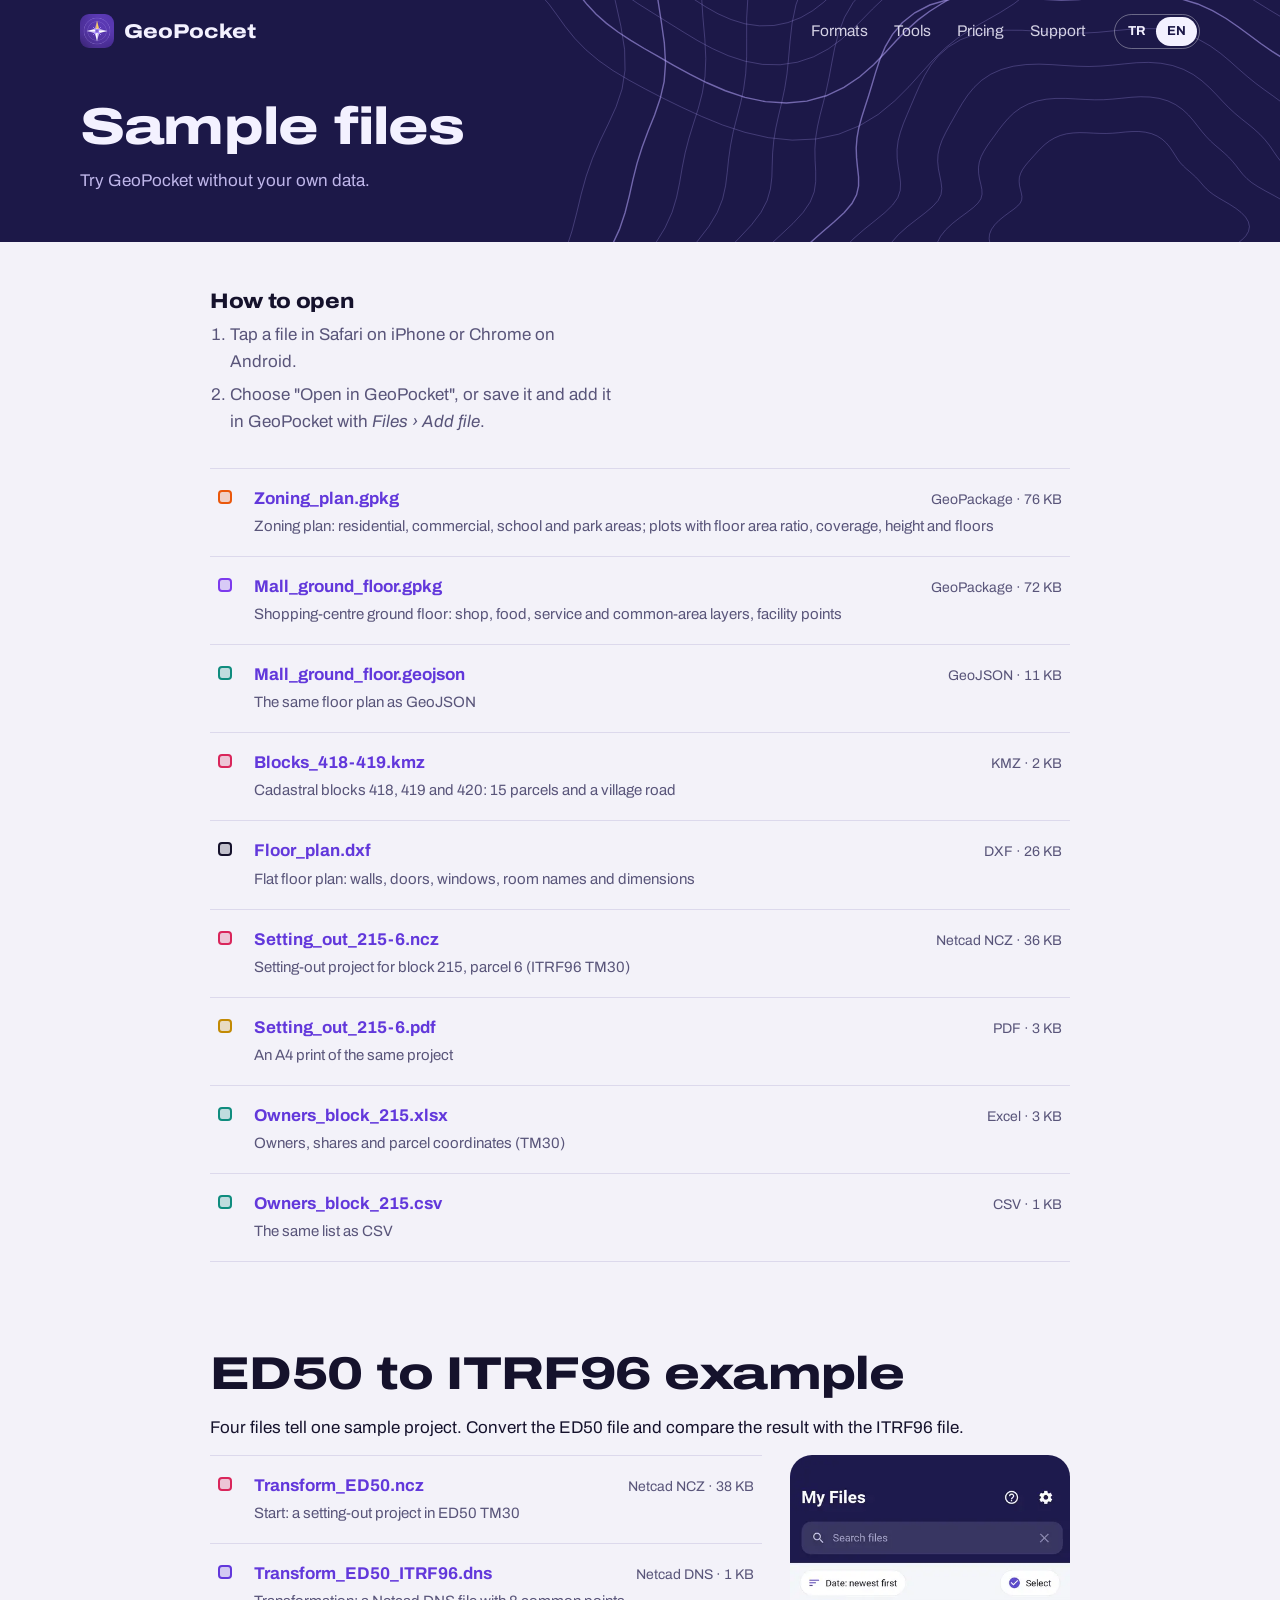
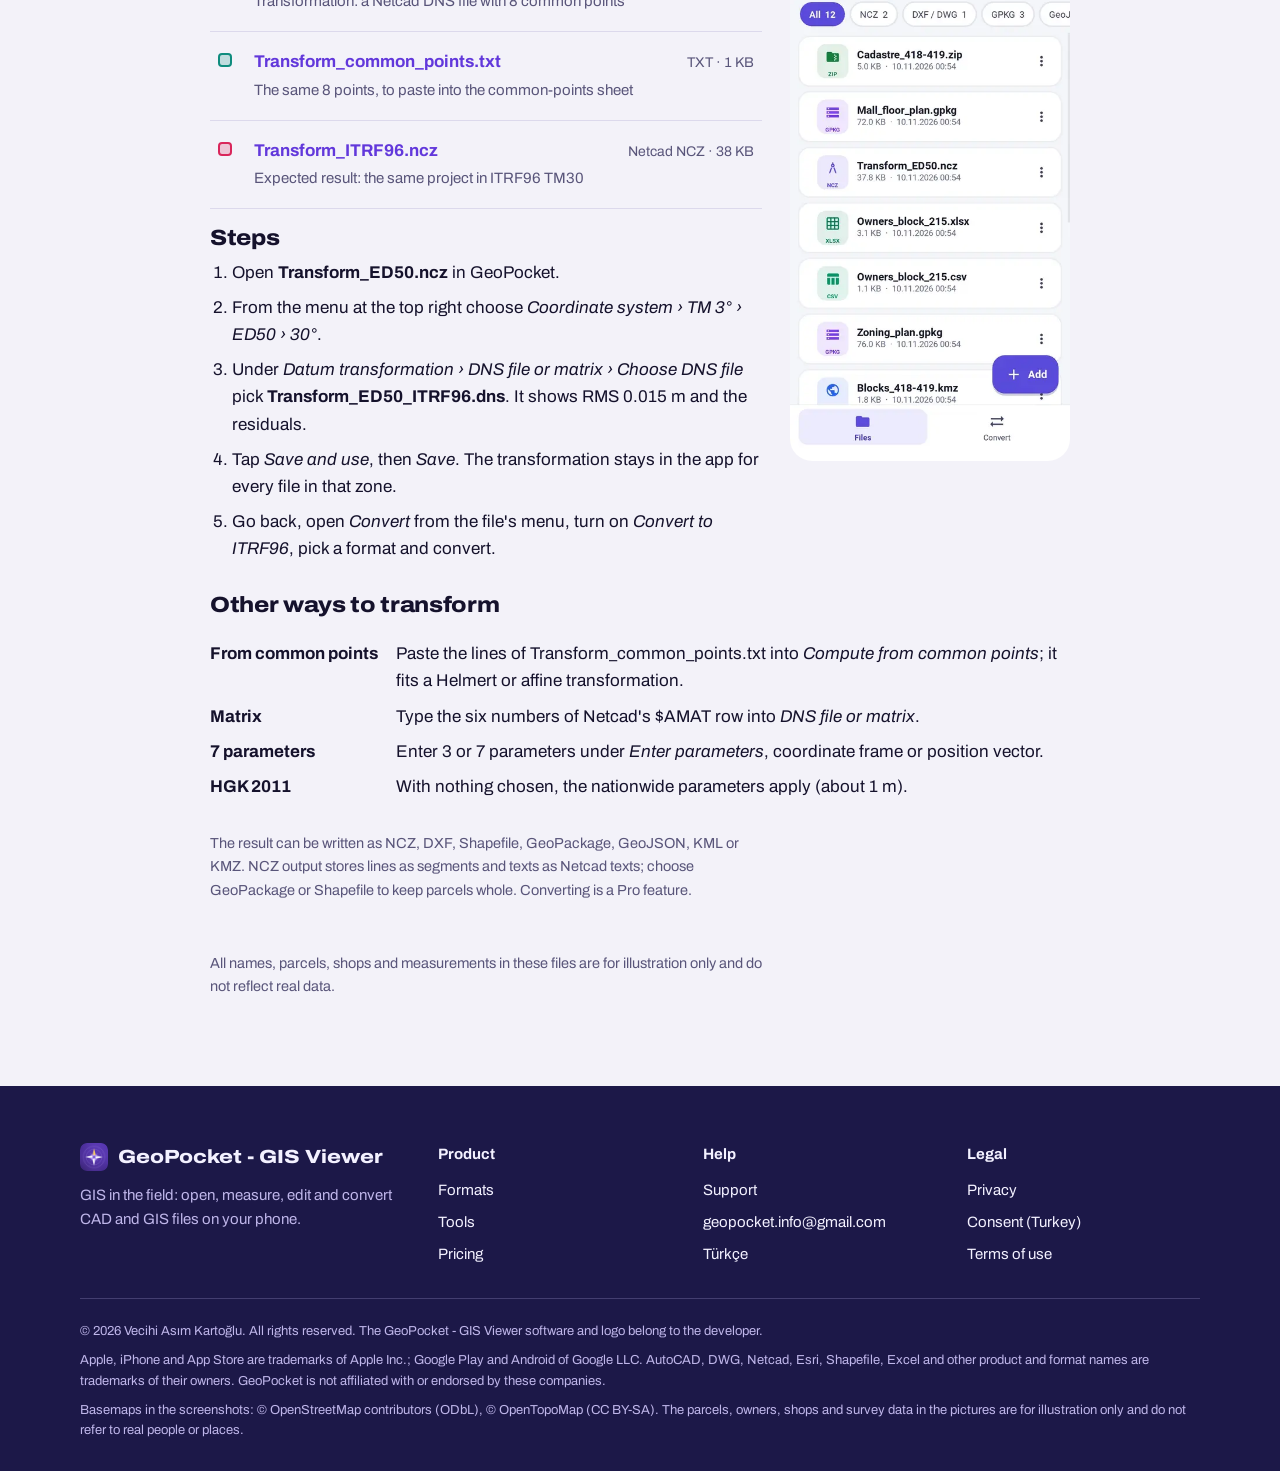
<file: samples/index.html>
<!doctype html>
<html lang="en">
<head>
<meta charset="utf-8">
<meta name="viewport" content="width=device-width, initial-scale=1, viewport-fit=cover">
<title>Sample files – GeoPocket - GIS Viewer</title>
<meta name="description" content="Sample files to try GeoPocket: GeoPackage, GeoJSON, KMZ, DXF, NCZ, CSV, Excel, PDF and an ED50 to ITRF96 DNS conversion.">
<link rel="canonical" href="https://vecihiasim.github.io/geopocket/en/samples.html">
<link rel="alternate" hreflang="tr" href="https://vecihiasim.github.io/geopocket/ornek-dosyalar.html">
<link rel="alternate" hreflang="en" href="https://vecihiasim.github.io/geopocket/en/samples.html">
<link rel="alternate" hreflang="x-default" href="https://vecihiasim.github.io/geopocket/ornek-dosyalar.html">
<meta property="og:type" content="website">
<meta property="og:title" content="Sample files – GeoPocket - GIS Viewer">
<meta property="og:description" content="Sample files to try GeoPocket: GeoPackage, GeoJSON, KMZ, DXF, NCZ, CSV, Excel, PDF and an ED50 to ITRF96 DNS conversion.">
<meta property="og:url" content="https://vecihiasim.github.io/geopocket/en/samples.html">
<meta property="og:image" content="https://vecihiasim.github.io/geopocket/img/icon-192.png">
<meta name="theme-color" content="#1c1848">
<link rel="icon" type="image/png" sizes="64x64" href="../img/icon-64.png">
<link rel="apple-touch-icon" href="../img/icon-192.png">
<link rel="preconnect" href="https://fonts.googleapis.com">
<link rel="preconnect" href="https://fonts.gstatic.com" crossorigin>
<link rel="stylesheet" href="https://fonts.googleapis.com/css2?family=Archivo:ital,wdth,wght@0,62..125,400..800;1,100,400&display=swap">
<link rel="stylesheet" href="../style.css">
</head>
<body>
<a class="skip" href="#main">Skip to content</a>
<div class="sheet sub">
<header class="site-head"><div class="wrap">
  <a class="brand" href="../en/index.html"><img src="../img/icon-64.png" alt="" width="36" height="36">GeoPocket</a>
  <nav class="site-nav" aria-label="Menu"><a href="../en/index.html#formats">Formats</a><a href="../en/index.html#tools">Tools</a><a href="../en/index.html#pricing">Pricing</a><a href="../en/support.html">Support</a></nav>
  <div class="lang-switch" role="group" aria-label="Language"><a href="../ornek-dosyalar.html" hreflang="tr" lang="tr">TR</a><span aria-current="true">EN</span></div>
</div></header>
<div class="wrap doc-title"><h1>Sample files</h1><p>Try GeoPocket without your own data.</p></div>
</div>
<main id="main">
<div class="wrap samples">
  <div class="how"><div><h2>How to open</h2><ol><li>Tap a file in Safari on iPhone or Chrome on Android.</li><li>Choose "Open in GeoPocket", or save it and add it in GeoPocket with <i>Files › Add file</i>.</li></ol></div></div>
  <ul class="files"><li><a class="file" href="Zoning_plan.gpkg" download><span class="sw" style="--c:#ea580c"></span><span class="fn">Zoning_plan.gpkg</span><span class="meta">GeoPackage · 76 KB</span><span class="d">Zoning plan: residential, commercial, school and park areas; plots with floor area ratio, coverage, height and floors</span></a></li><li><a class="file" href="Mall_ground_floor.gpkg" download><span class="sw" style="--c:#7c3aed"></span><span class="fn">Mall_ground_floor.gpkg</span><span class="meta">GeoPackage · 72 KB</span><span class="d">Shopping-centre ground floor: shop, food, service and common-area layers, facility points</span></a></li><li><a class="file" href="Mall_ground_floor.geojson" download><span class="sw" style="--c:#0f8c7e"></span><span class="fn">Mall_ground_floor.geojson</span><span class="meta">GeoJSON · 11 KB</span><span class="d">The same floor plan as GeoJSON</span></a></li><li><a class="file" href="Blocks_418-419.kmz" download><span class="sw" style="--c:#d9265b"></span><span class="fn">Blocks_418-419.kmz</span><span class="meta">KMZ · 2 KB</span><span class="d">Cadastral blocks 418, 419 and 420: 15 parcels and a village road</span></a></li><li><a class="file" href="Floor_plan.dxf" download><span class="sw" style="--c:#15122c"></span><span class="fn">Floor_plan.dxf</span><span class="meta">DXF · 26 KB</span><span class="d">Flat floor plan: walls, doors, windows, room names and dimensions</span></a></li><li><a class="file" href="Setting_out_215-6.ncz" download><span class="sw" style="--c:#d9265b"></span><span class="fn">Setting_out_215-6.ncz</span><span class="meta">Netcad NCZ · 36 KB</span><span class="d">Setting-out project for block 215, parcel 6 (ITRF96 TM30)</span></a></li><li><a class="file" href="Setting_out_215-6.pdf" download><span class="sw" style="--c:#c28a04"></span><span class="fn">Setting_out_215-6.pdf</span><span class="meta">PDF · 3 KB</span><span class="d">An A4 print of the same project</span></a></li><li><a class="file" href="Owners_block_215.xlsx" download><span class="sw" style="--c:#0f8c7e"></span><span class="fn">Owners_block_215.xlsx</span><span class="meta">Excel · 3 KB</span><span class="d">Owners, shares and parcel coordinates (TM30)</span></a></li><li><a class="file" href="Owners_block_215.csv" download><span class="sw" style="--c:#0f8c7e"></span><span class="fn">Owners_block_215.csv</span><span class="meta">CSV · 1 KB</span><span class="d">The same list as CSV</span></a></li></ul>
  <section class="transform" id="transform">
  <h2>ED50 to ITRF96 example</h2>
  <p>Four files tell one sample project. Convert the ED50 file and compare the result with the ITRF96 file.</p>
  <div class="transform-grid">
    <div>
      <ul class="files"><li><a class="file" href="Transform_ED50.ncz" download><span class="sw" style="--c:#d9265b"></span><span class="fn">Transform_ED50.ncz</span><span class="meta">Netcad NCZ · 38 KB</span><span class="d">Start: a setting-out project in ED50 TM30</span></a></li><li><a class="file" href="Transform_ED50_ITRF96.dns" download><span class="sw" style="--c:#6238db"></span><span class="fn">Transform_ED50_ITRF96.dns</span><span class="meta">Netcad DNS · 1 KB</span><span class="d">Transformation: a Netcad DNS file with 8 common points</span></a></li><li><a class="file" href="Transform_common_points.txt" download><span class="sw" style="--c:#0f8c7e"></span><span class="fn">Transform_common_points.txt</span><span class="meta">TXT · 1 KB</span><span class="d">The same 8 points, to paste into the common-points sheet</span></a></li><li><a class="file" href="Transform_ITRF96.ncz" download><span class="sw" style="--c:#d9265b"></span><span class="fn">Transform_ITRF96.ncz</span><span class="meta">Netcad NCZ · 38 KB</span><span class="d">Expected result: the same project in ITRF96 TM30</span></a></li></ul>
      <h3>Steps</h3>
      <ol><li>Open <b>Transform_ED50.ncz</b> in GeoPocket.</li><li>From the menu at the top right choose <i>Coordinate system › TM 3° › ED50 › 30°</i>.</li><li>Under <i>Datum transformation › DNS file or matrix › Choose DNS file</i> pick <b>Transform_ED50_ITRF96.dns</b>. It shows RMS 0.015 m and the residuals.</li><li>Tap <i>Save and use</i>, then <i>Save</i>. The transformation stays in the app for every file in that zone.</li><li>Go back, open <i>Convert</i> from the file's menu, turn on <i>Convert to ITRF96</i>, pick a format and convert.</li></ol>
    </div>
    <figure class="clip"><img src="../img/en/clip_dns.webp" width="480" height="1039" loading="lazy" alt="The DNS conversion in the app"></figure>
  </div>
  <h3>Other ways to transform</h3>
  <dl class="ways"><dt>From common points</dt><dd>Paste the lines of Transform_common_points.txt into <i>Compute from common points</i>; it fits a Helmert or affine transformation.</dd><dt>Matrix</dt><dd>Type the six numbers of Netcad's $AMAT row into <i>DNS file or matrix</i>.</dd><dt>7 parameters</dt><dd>Enter 3 or 7 parameters under <i>Enter parameters</i>, coordinate frame or position vector.</dd><dt>HGK 2011</dt><dd>With nothing chosen, the nationwide parameters apply (about 1 m).</dd></dl>
  <p class="note">The result can be written as NCZ, DXF, Shapefile, GeoPackage, GeoJSON, KML or KMZ. NCZ output stores lines as segments and texts as Netcad texts; choose GeoPackage or Shapefile to keep parcels whole. Converting is a Pro feature.</p>
</section>
  <p class="note">All names, parcels, shops and measurements in these files are for illustration only and do not reflect real data.</p>
</div>
</main>
<footer class="site-foot"><div class="wrap">
  <div class="foot-grid">
    <div><p class="b"><img src="../img/icon-64.png" alt="" width="28" height="28">GeoPocket - GIS Viewer</p><p>GIS in the field: open, measure, edit and convert CAD and GIS files on your phone.</p></div>
    <div><h4>Product</h4><ul>
      <li><a href="../en/index.html#formats">Formats</a></li>
      <li><a href="../en/index.html#tools">Tools</a></li>
      <li><a href="../en/index.html#pricing">Pricing</a></li></ul></div>
    <div><h4>Help</h4><ul>
      <li><a href="../en/support.html">Support</a></li>
      <li><a href="mailto:geopocket.info@gmail.com">geopocket.info@gmail.com</a></li>
      <li><a href="../ornek-dosyalar.html" hreflang="tr" lang="tr">Türkçe</a></li></ul></div>
    <div><h4>Legal</h4><ul>
      <li><a href="../en/privacy.html">Privacy</a></li>
      <li><a href="../en/consent.html">Consent (Turkey)</a></li>
      <li><a href="../en/terms.html">Terms of use</a></li></ul></div>
  </div>
  <div class="legal-line"><p>© 2026 Vecihi Asım Kartoğlu. All rights reserved. The GeoPocket - GIS Viewer software and logo belong to the developer.</p><p>Apple, iPhone and App Store are trademarks of Apple Inc.; Google Play and Android of Google LLC. AutoCAD, DWG, Netcad, Esri, Shapefile, Excel and other product and format names are trademarks of their owners. GeoPocket is not affiliated with or endorsed by these companies.</p><p>Basemaps in the screenshots: © OpenStreetMap contributors (ODbL), © OpenTopoMap (CC BY-SA). The parcels, owners, shops and survey data in the pictures are for illustration only and do not refer to real people or places.</p></div>
</div></footer>

</body>
</html>
</file>
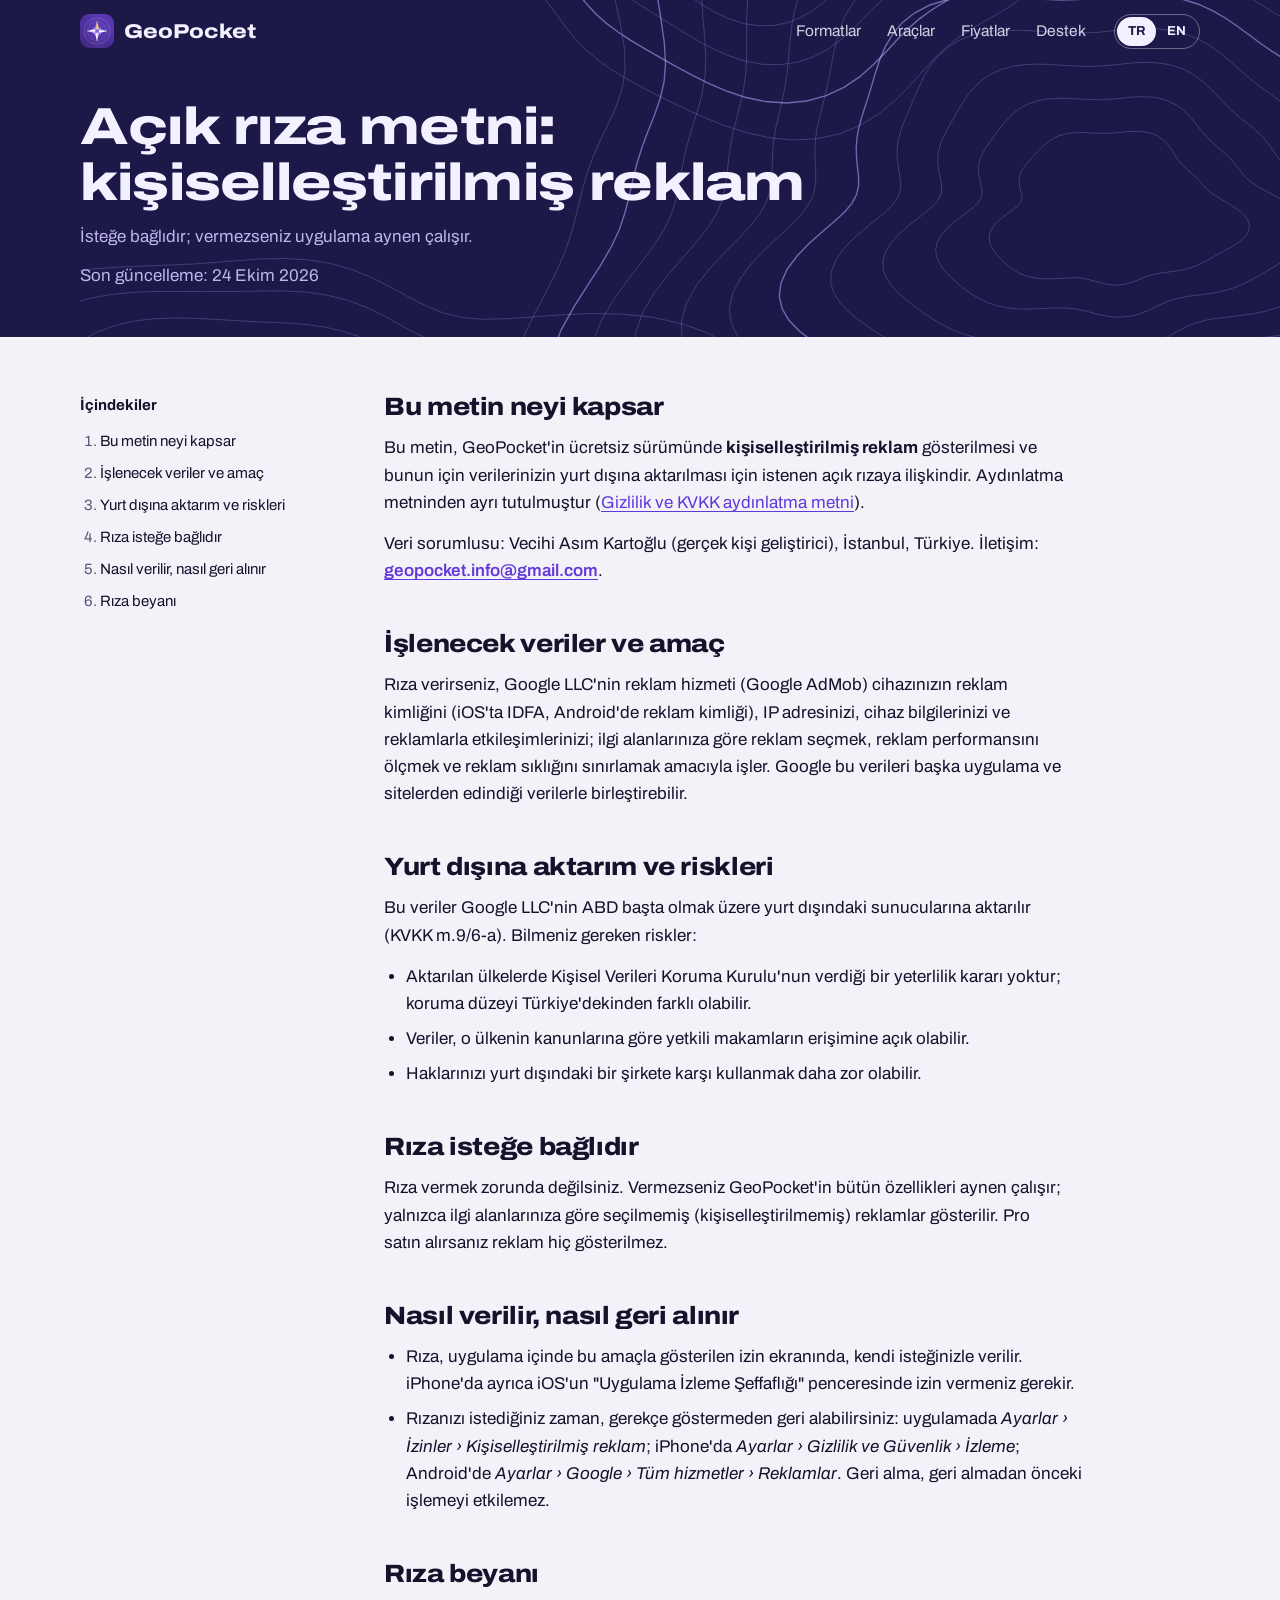
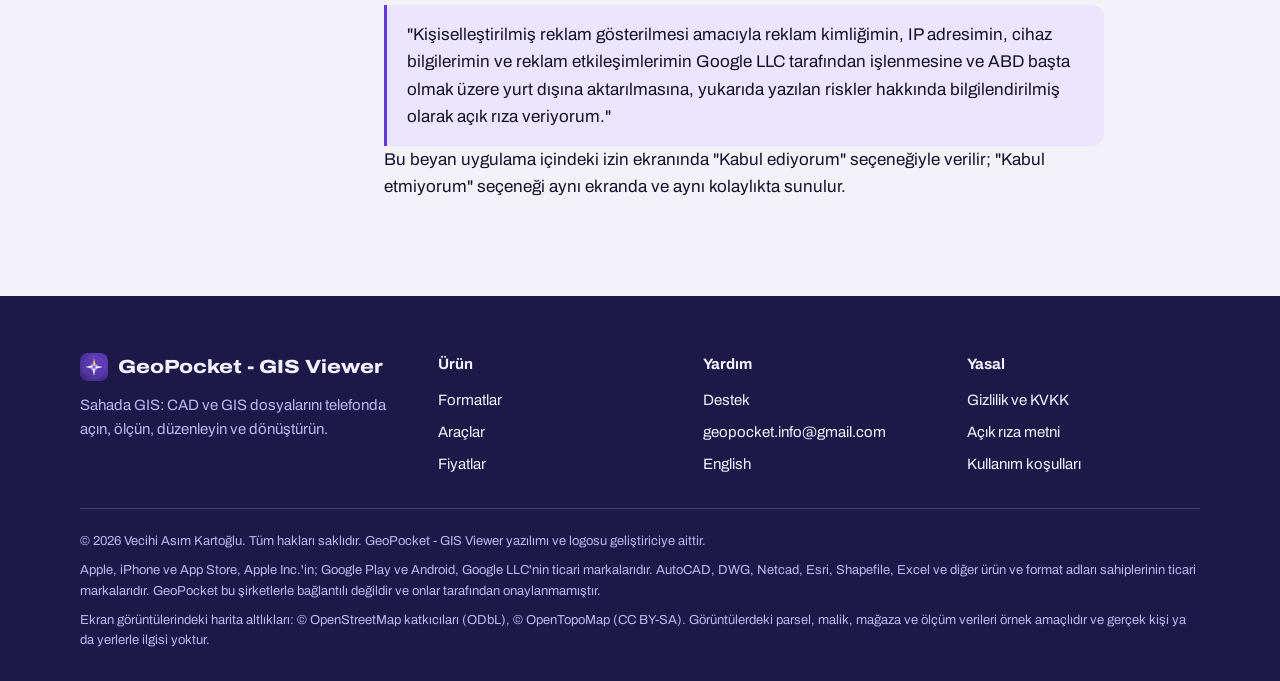
<file: acik-riza.html>
<!doctype html>
<html lang="tr">
<head>
<meta charset="utf-8">
<meta name="viewport" content="width=device-width, initial-scale=1, viewport-fit=cover">
<title>Açık Rıza Metni: Kişiselleştirilmiş Reklam — GeoPocket - GIS Viewer</title>
<meta name="description" content="Kişiselleştirilmiş reklam ve yurt dışına aktarım için GeoPocket'in istediği açık rıza.">
<link rel="canonical" href="https://vecihiasim.github.io/geopocket/acik-riza.html">
<link rel="alternate" hreflang="tr" href="https://vecihiasim.github.io/geopocket/acik-riza.html">
<link rel="alternate" hreflang="en" href="https://vecihiasim.github.io/geopocket/en/consent.html">
<link rel="alternate" hreflang="x-default" href="https://vecihiasim.github.io/geopocket/acik-riza.html">
<meta property="og:type" content="website">
<meta property="og:title" content="Açık Rıza Metni: Kişiselleştirilmiş Reklam — GeoPocket - GIS Viewer">
<meta property="og:description" content="Kişiselleştirilmiş reklam ve yurt dışına aktarım için GeoPocket'in istediği açık rıza.">
<meta property="og:url" content="https://vecihiasim.github.io/geopocket/acik-riza.html">
<meta property="og:image" content="https://vecihiasim.github.io/geopocket/img/icon-192.png">
<meta name="theme-color" content="#1c1848">
<link rel="icon" type="image/png" sizes="64x64" href="img/icon-64.png">
<link rel="apple-touch-icon" href="img/icon-192.png">
<link rel="preconnect" href="https://fonts.googleapis.com">
<link rel="preconnect" href="https://fonts.gstatic.com" crossorigin>
<link rel="stylesheet" href="https://fonts.googleapis.com/css2?family=Archivo:ital,wdth,wght@0,62..125,400..800;1,100,400&display=swap">
<link rel="stylesheet" href="style.css">
</head>
<body>
<a class="skip" href="#main">İçeriğe geç</a>
<div class="sheet sub">
<header class="site-head"><div class="wrap">
  <a class="brand" href="index.html"><img src="img/icon-64.png" alt="" width="36" height="36">GeoPocket</a>
  <nav class="site-nav" aria-label="Menü"><a href="index.html#formatlar">Formatlar</a><a href="index.html#araclar">Araçlar</a><a href="index.html#fiyatlar">Fiyatlar</a><a href="destek.html">Destek</a></nav>
  <div class="lang-switch" role="group" aria-label="Dil"><span aria-current="true">TR</span><a href="en/consent.html" hreflang="en" lang="en">EN</a></div>
</div></header>
<div class="wrap doc-title"><h1>Açık rıza metni: kişiselleştirilmiş reklam</h1><p>İsteğe bağlıdır; vermezseniz uygulama aynen çalışır.</p><p>Son güncelleme: 24 Ekim 2026</p></div>
</div>
<main id="main">
<div class="wrap doc"><nav class="toc" aria-label="İçindekiler"><p>İçindekiler</p><ol><li><a href="#kapsam">Bu metin neyi kapsar</a></li><li><a href="#veri">İşlenecek veriler ve amaç</a></li><li><a href="#aktarim">Yurt dışına aktarım ve riskleri</a></li><li><a href="#isteğe">Rıza isteğe bağlıdır</a></li><li><a href="#nasil">Nasıl verilir, nasıl geri alınır</a></li><li><a href="#beyan">Rıza beyanı</a></li></ol></nav><article><h2 id="kapsam">Bu metin neyi kapsar</h2>
<p>Bu metin, GeoPocket'in ücretsiz sürümünde <strong>kişiselleştirilmiş reklam</strong> gösterilmesi ve bunun için
verilerinizin yurt dışına aktarılması için istenen açık rızaya ilişkindir. Aydınlatma metninden ayrı tutulmuştur
(<a href="gizlilik.html">Gizlilik ve KVKK aydınlatma metni</a>).</p>
<p>Veri sorumlusu: Vecihi Asım Kartoğlu (gerçek kişi geliştirici), İstanbul, Türkiye. İletişim: <a class="mail" href="mailto:geopocket.info@gmail.com">geopocket.info@gmail.com</a>.</p><h2 id="veri">İşlenecek veriler ve amaç</h2>
<p>Rıza verirseniz, Google LLC'nin reklam hizmeti (Google AdMob) cihazınızın reklam kimliğini (iOS'ta IDFA, Android'de
reklam kimliği), IP adresinizi, cihaz bilgilerinizi ve reklamlarla etkileşimlerinizi; ilgi alanlarınıza göre reklam
seçmek, reklam performansını ölçmek ve reklam sıklığını sınırlamak amacıyla işler. Google bu verileri başka uygulama ve
sitelerden edindiği verilerle birleştirebilir.</p><h2 id="aktarim">Yurt dışına aktarım ve riskleri</h2>
<p>Bu veriler Google LLC'nin ABD başta olmak üzere yurt dışındaki sunucularına aktarılır (KVKK m.9/6-a). Bilmeniz gereken
riskler:</p>
<ul>
<li>Aktarılan ülkelerde Kişisel Verileri Koruma Kurulu'nun verdiği bir yeterlilik kararı yoktur; koruma düzeyi
Türkiye'dekinden farklı olabilir.</li>
<li>Veriler, o ülkenin kanunlarına göre yetkili makamların erişimine açık olabilir.</li>
<li>Haklarınızı yurt dışındaki bir şirkete karşı kullanmak daha zor olabilir.</li>
</ul><h2 id="isteğe">Rıza isteğe bağlıdır</h2>
<p>Rıza vermek zorunda değilsiniz. Vermezseniz GeoPocket'in bütün özellikleri aynen çalışır; yalnızca ilgi alanlarınıza
göre seçilmemiş (kişiselleştirilmemiş) reklamlar gösterilir. Pro satın alırsanız reklam hiç gösterilmez.</p><h2 id="nasil">Nasıl verilir, nasıl geri alınır</h2>
<ul>
<li>Rıza, uygulama içinde bu amaçla gösterilen izin ekranında, kendi isteğinizle verilir. iPhone'da ayrıca iOS'un
"Uygulama İzleme Şeffaflığı" penceresinde izin vermeniz gerekir.</li>
<li>Rızanızı istediğiniz zaman, gerekçe göstermeden geri alabilirsiniz: uygulamada <em>Ayarlar › İzinler ›
Kişiselleştirilmiş reklam</em>; iPhone'da <em>Ayarlar › Gizlilik ve Güvenlik › İzleme</em>; Android'de <em>Ayarlar › Google ›
Tüm hizmetler › Reklamlar</em>. Geri alma, geri almadan önceki işlemeyi etkilemez.</li>
</ul><h2 id="beyan">Rıza beyanı</h2>
<div class="callout"><p>"Kişiselleştirilmiş reklam gösterilmesi amacıyla reklam kimliğimin, IP adresimin, cihaz
bilgilerimin ve reklam etkileşimlerimin Google LLC tarafından işlenmesine ve ABD başta olmak üzere yurt dışına
aktarılmasına, yukarıda yazılan riskler hakkında bilgilendirilmiş olarak açık rıza veriyorum."</p></div>
<p>Bu beyan uygulama içindeki izin ekranında "Kabul ediyorum" seçeneğiyle verilir; "Kabul etmiyorum" seçeneği aynı
ekranda ve aynı kolaylıkta sunulur.</p></article></div>
</main>
<footer class="site-foot"><div class="wrap">
  <div class="foot-grid">
    <div><p class="b"><img src="img/icon-64.png" alt="" width="28" height="28">GeoPocket - GIS Viewer</p><p>Sahada GIS: CAD ve GIS dosyalarını telefonda açın, ölçün, düzenleyin ve dönüştürün.</p></div>
    <div><h4>Ürün</h4><ul>
      <li><a href="index.html#formatlar">Formatlar</a></li>
      <li><a href="index.html#araclar">Araçlar</a></li>
      <li><a href="index.html#fiyatlar">Fiyatlar</a></li></ul></div>
    <div><h4>Yardım</h4><ul>
      <li><a href="destek.html">Destek</a></li>
      <li><a href="mailto:geopocket.info@gmail.com">geopocket.info@gmail.com</a></li>
      <li><a href="en/consent.html" hreflang="en" lang="en">English</a></li></ul></div>
    <div><h4>Yasal</h4><ul>
      <li><a href="gizlilik.html">Gizlilik ve KVKK</a></li>
      <li><a href="acik-riza.html">Açık rıza metni</a></li>
      <li><a href="kosullar.html">Kullanım koşulları</a></li></ul></div>
  </div>
  <div class="legal-line"><p>© 2026 Vecihi Asım Kartoğlu. Tüm hakları saklıdır. GeoPocket - GIS Viewer yazılımı ve logosu geliştiriciye aittir.</p><p>Apple, iPhone ve App Store, Apple Inc.'in; Google Play ve Android, Google LLC'nin ticari markalarıdır. AutoCAD, DWG, Netcad, Esri, Shapefile, Excel ve diğer ürün ve format adları sahiplerinin ticari markalarıdır. GeoPocket bu şirketlerle bağlantılı değildir ve onlar tarafından onaylanmamıştır.</p><p>Ekran görüntülerindeki harita altlıkları: © OpenStreetMap katkıcıları (ODbL), © OpenTopoMap (CC BY-SA). Görüntülerdeki parsel, malik, mağaza ve ölçüm verileri örnek amaçlıdır ve gerçek kişi ya da yerlerle ilgisi yoktur.</p></div>
</div></footer>

</body>
</html>
</file>
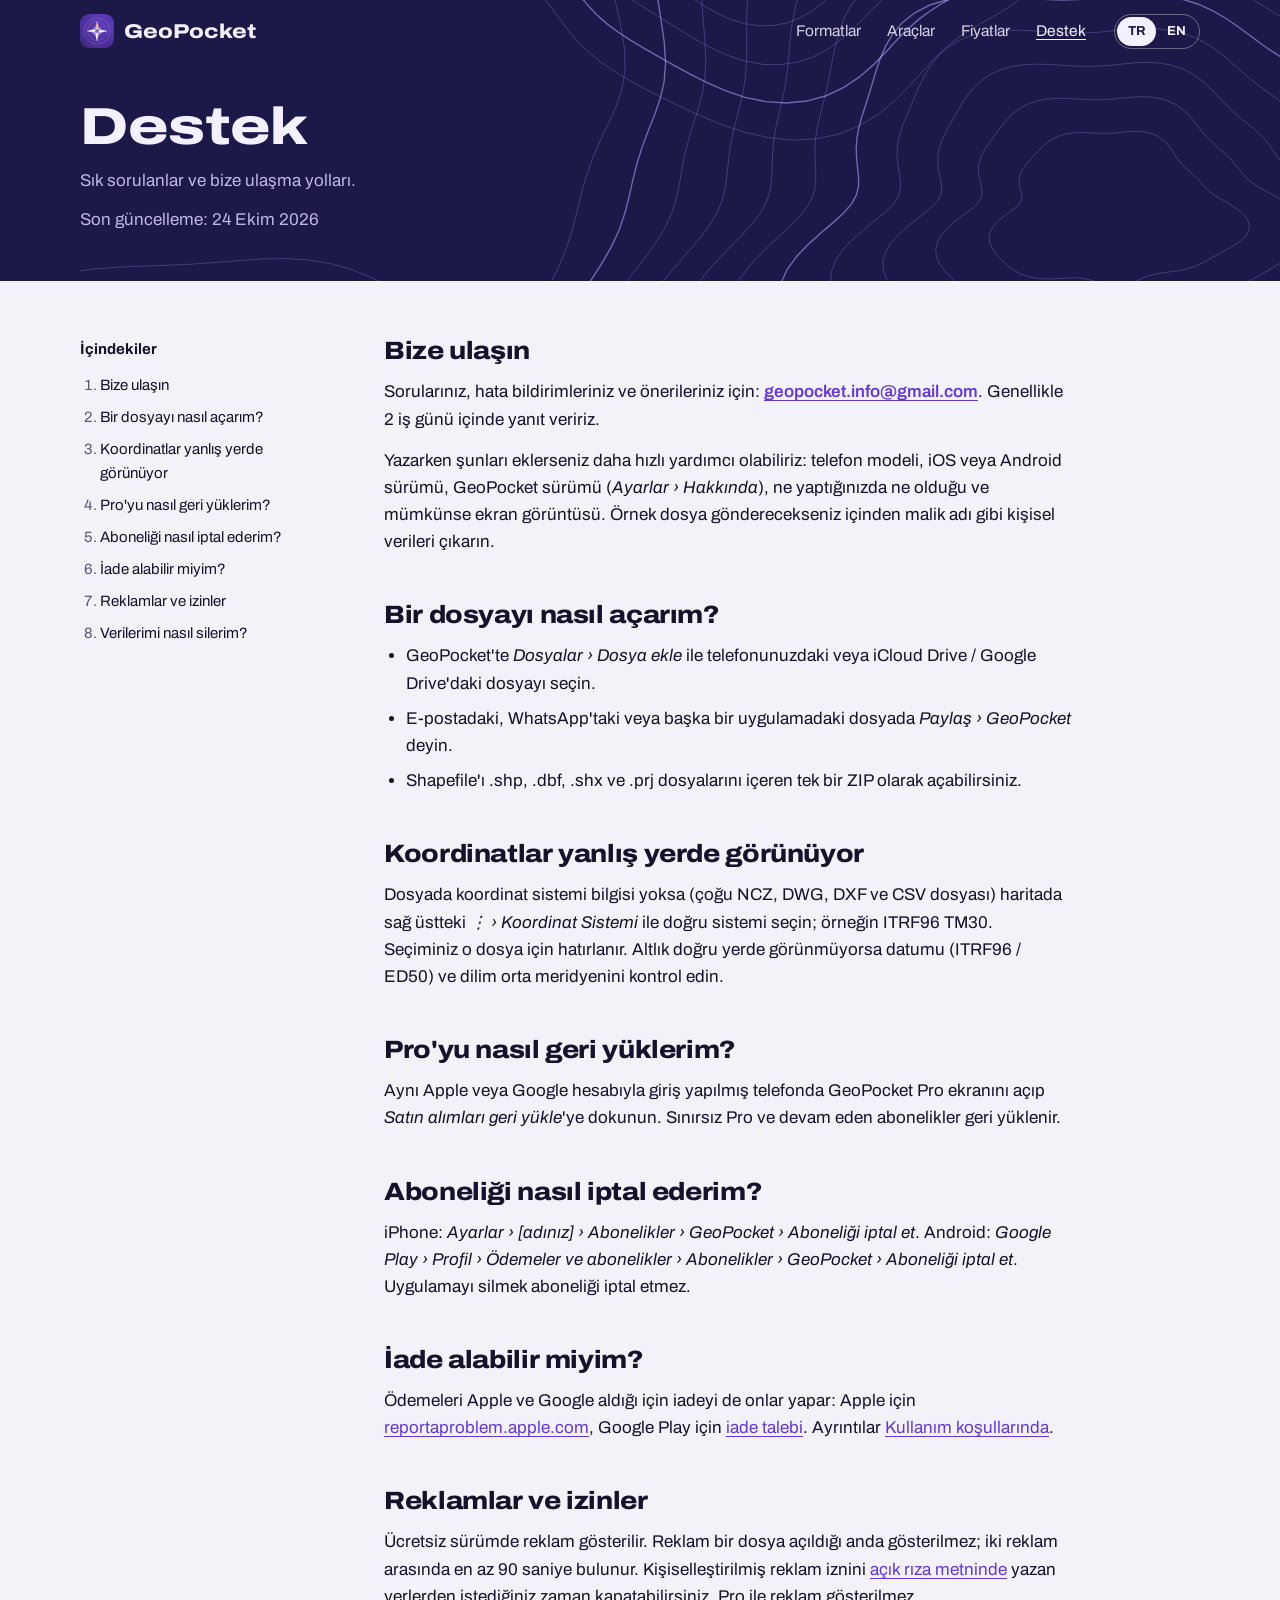
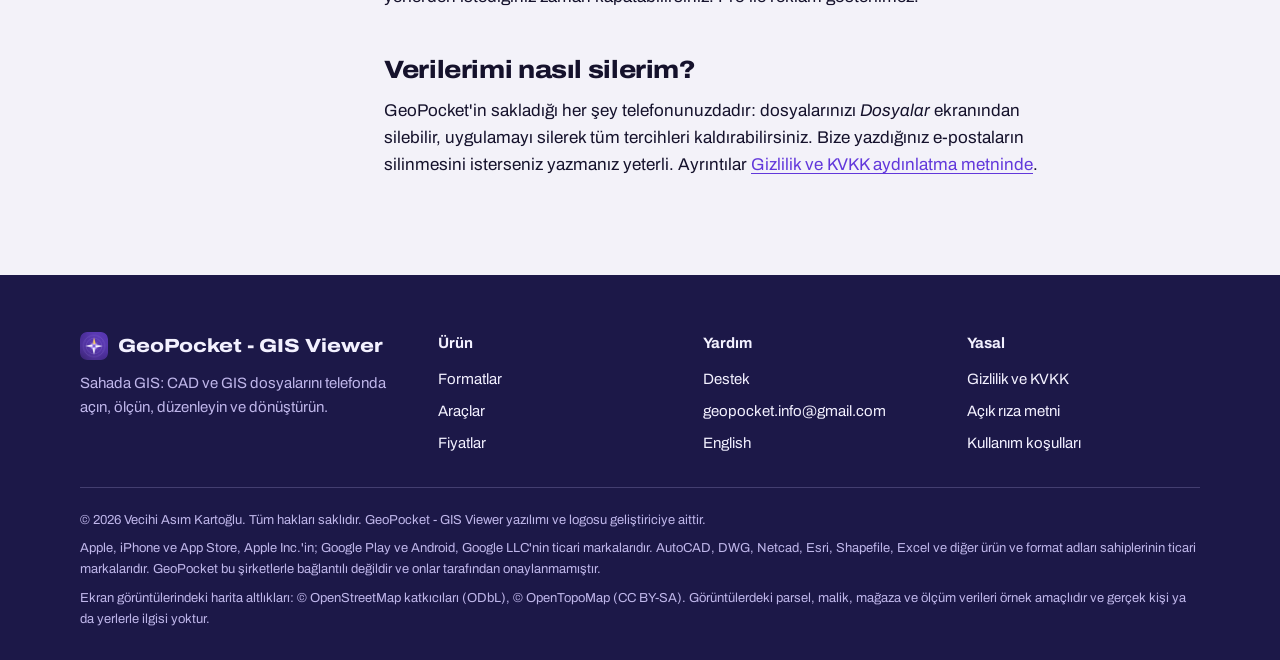
<file: destek.html>
<!doctype html>
<html lang="tr">
<head>
<meta charset="utf-8">
<meta name="viewport" content="width=device-width, initial-scale=1, viewport-fit=cover">
<title>Destek — GeoPocket - GIS Viewer</title>
<meta name="description" content="GeoPocket destek: dosya açma, koordinat sistemi, Pro, abonelik ve iade.">
<link rel="canonical" href="https://vecihiasim.github.io/geopocket/destek.html">
<link rel="alternate" hreflang="tr" href="https://vecihiasim.github.io/geopocket/destek.html">
<link rel="alternate" hreflang="en" href="https://vecihiasim.github.io/geopocket/en/support.html">
<link rel="alternate" hreflang="x-default" href="https://vecihiasim.github.io/geopocket/destek.html">
<meta property="og:type" content="website">
<meta property="og:title" content="Destek — GeoPocket - GIS Viewer">
<meta property="og:description" content="GeoPocket destek: dosya açma, koordinat sistemi, Pro, abonelik ve iade.">
<meta property="og:url" content="https://vecihiasim.github.io/geopocket/destek.html">
<meta property="og:image" content="https://vecihiasim.github.io/geopocket/img/icon-192.png">
<meta name="theme-color" content="#1c1848">
<link rel="icon" type="image/png" sizes="64x64" href="img/icon-64.png">
<link rel="apple-touch-icon" href="img/icon-192.png">
<link rel="preconnect" href="https://fonts.googleapis.com">
<link rel="preconnect" href="https://fonts.gstatic.com" crossorigin>
<link rel="stylesheet" href="https://fonts.googleapis.com/css2?family=Archivo:ital,wdth,wght@0,62..125,400..800;1,100,400&display=swap">
<link rel="stylesheet" href="style.css">
</head>
<body>
<a class="skip" href="#main">İçeriğe geç</a>
<div class="sheet sub">
<header class="site-head"><div class="wrap">
  <a class="brand" href="index.html"><img src="img/icon-64.png" alt="" width="36" height="36">GeoPocket</a>
  <nav class="site-nav" aria-label="Menü"><a href="index.html#formatlar">Formatlar</a><a href="index.html#araclar">Araçlar</a><a href="index.html#fiyatlar">Fiyatlar</a><a href="destek.html" aria-current="page">Destek</a></nav>
  <div class="lang-switch" role="group" aria-label="Dil"><span aria-current="true">TR</span><a href="en/support.html" hreflang="en" lang="en">EN</a></div>
</div></header>
<div class="wrap doc-title"><h1>Destek</h1><p>Sık sorulanlar ve bize ulaşma yolları.</p><p>Son güncelleme: 24 Ekim 2026</p></div>
</div>
<main id="main">
<div class="wrap doc"><nav class="toc" aria-label="İçindekiler"><p>İçindekiler</p><ol><li><a href="#iletisim">Bize ulaşın</a></li><li><a href="#ac">Bir dosyayı nasıl açarım?</a></li><li><a href="#crs">Koordinatlar yanlış yerde görünüyor</a></li><li><a href="#pro">Pro'yu nasıl geri yüklerim?</a></li><li><a href="#iptal">Aboneliği nasıl iptal ederim?</a></li><li><a href="#iade">İade alabilir miyim?</a></li><li><a href="#reklam">Reklamlar ve izinler</a></li><li><a href="#veri">Verilerimi nasıl silerim?</a></li></ol></nav><article><h2 id="iletisim">Bize ulaşın</h2>
<p>Sorularınız, hata bildirimleriniz ve önerileriniz için: <a class="mail" href="mailto:geopocket.info@gmail.com">geopocket.info@gmail.com</a>. Genellikle 2 iş günü içinde yanıt veririz.</p>
<p>Yazarken şunları eklerseniz daha hızlı yardımcı olabiliriz: telefon modeli, iOS veya Android sürümü, GeoPocket sürümü
(<em>Ayarlar › Hakkında</em>), ne yaptığınızda ne olduğu ve mümkünse ekran görüntüsü. Örnek dosya gönderecekseniz
içinden malik adı gibi kişisel verileri çıkarın.</p><h2 id="ac">Bir dosyayı nasıl açarım?</h2>
<ul>
<li>GeoPocket'te <em>Dosyalar › Dosya ekle</em> ile telefonunuzdaki veya iCloud Drive / Google Drive'daki dosyayı seçin.</li>
<li>E-postadaki, WhatsApp'taki veya başka bir uygulamadaki dosyada <em>Paylaş › GeoPocket</em> deyin.</li>
<li>Shapefile'ı .shp, .dbf, .shx ve .prj dosyalarını içeren tek bir ZIP olarak açabilirsiniz.</li>
</ul><h2 id="crs">Koordinatlar yanlış yerde görünüyor</h2>
<p>Dosyada koordinat sistemi bilgisi yoksa (çoğu NCZ, DWG, DXF ve CSV dosyası) haritada sağ üstteki <em>⋮ › Koordinat
Sistemi</em> ile doğru sistemi seçin; örneğin ITRF96 TM30. Seçiminiz o dosya için hatırlanır. Altlık doğru yerde görünmüyorsa
datumu (ITRF96 / ED50) ve dilim orta meridyenini kontrol edin.</p><h2 id="pro">Pro'yu nasıl geri yüklerim?</h2>
<p>Aynı Apple veya Google hesabıyla giriş yapılmış telefonda GeoPocket Pro ekranını açıp <em>Satın alımları geri yükle</em>'ye dokunun.
Sınırsız Pro ve devam eden abonelikler geri yüklenir.</p><h2 id="iptal">Aboneliği nasıl iptal ederim?</h2>
<p>iPhone: <em>Ayarlar › [adınız] › Abonelikler › GeoPocket › Aboneliği iptal et</em>. Android: <em>Google Play ›
Profil › Ödemeler ve abonelikler › Abonelikler › GeoPocket › Aboneliği iptal et</em>. Uygulamayı silmek aboneliği
iptal etmez.</p><h2 id="iade">İade alabilir miyim?</h2>
<p>Ödemeleri Apple ve Google aldığı için iadeyi de onlar yapar: Apple için
<a href="https://reportaproblem.apple.com" rel="noopener">reportaproblem.apple.com</a>, Google Play için
<a href="https://support.google.com/googleplay/answer/2479637?hl=tr" rel="noopener">iade talebi</a>. Ayrıntılar
<a href="kosullar.html#cayma">Kullanım koşullarında</a>.</p><h2 id="reklam">Reklamlar ve izinler</h2>
<p>Ücretsiz sürümde reklam gösterilir. Reklam bir dosya açıldığı anda gösterilmez; iki reklam arasında en az 90 saniye
bulunur. Kişiselleştirilmiş reklam iznini <a href="acik-riza.html">açık rıza metninde</a> yazan yerlerden
istediğiniz zaman kapatabilirsiniz. Pro ile reklam gösterilmez.</p><h2 id="veri">Verilerimi nasıl silerim?</h2>
<p>GeoPocket'in sakladığı her şey telefonunuzdadır: dosyalarınızı <em>Dosyalar</em> ekranından silebilir, uygulamayı
silerek tüm tercihleri kaldırabilirsiniz. Bize yazdığınız e-postaların silinmesini isterseniz yazmanız yeterli.
Ayrıntılar <a href="gizlilik.html">Gizlilik ve KVKK aydınlatma metninde</a>.</p></article></div>
</main>
<footer class="site-foot"><div class="wrap">
  <div class="foot-grid">
    <div><p class="b"><img src="img/icon-64.png" alt="" width="28" height="28">GeoPocket - GIS Viewer</p><p>Sahada GIS: CAD ve GIS dosyalarını telefonda açın, ölçün, düzenleyin ve dönüştürün.</p></div>
    <div><h4>Ürün</h4><ul>
      <li><a href="index.html#formatlar">Formatlar</a></li>
      <li><a href="index.html#araclar">Araçlar</a></li>
      <li><a href="index.html#fiyatlar">Fiyatlar</a></li></ul></div>
    <div><h4>Yardım</h4><ul>
      <li><a href="destek.html">Destek</a></li>
      <li><a href="mailto:geopocket.info@gmail.com">geopocket.info@gmail.com</a></li>
      <li><a href="en/support.html" hreflang="en" lang="en">English</a></li></ul></div>
    <div><h4>Yasal</h4><ul>
      <li><a href="gizlilik.html">Gizlilik ve KVKK</a></li>
      <li><a href="acik-riza.html">Açık rıza metni</a></li>
      <li><a href="kosullar.html">Kullanım koşulları</a></li></ul></div>
  </div>
  <div class="legal-line"><p>© 2026 Vecihi Asım Kartoğlu. Tüm hakları saklıdır. GeoPocket - GIS Viewer yazılımı ve logosu geliştiriciye aittir.</p><p>Apple, iPhone ve App Store, Apple Inc.'in; Google Play ve Android, Google LLC'nin ticari markalarıdır. AutoCAD, DWG, Netcad, Esri, Shapefile, Excel ve diğer ürün ve format adları sahiplerinin ticari markalarıdır. GeoPocket bu şirketlerle bağlantılı değildir ve onlar tarafından onaylanmamıştır.</p><p>Ekran görüntülerindeki harita altlıkları: © OpenStreetMap katkıcıları (ODbL), © OpenTopoMap (CC BY-SA). Görüntülerdeki parsel, malik, mağaza ve ölçüm verileri örnek amaçlıdır ve gerçek kişi ya da yerlerle ilgisi yoktur.</p></div>
</div></footer>

</body>
</html>
</file>
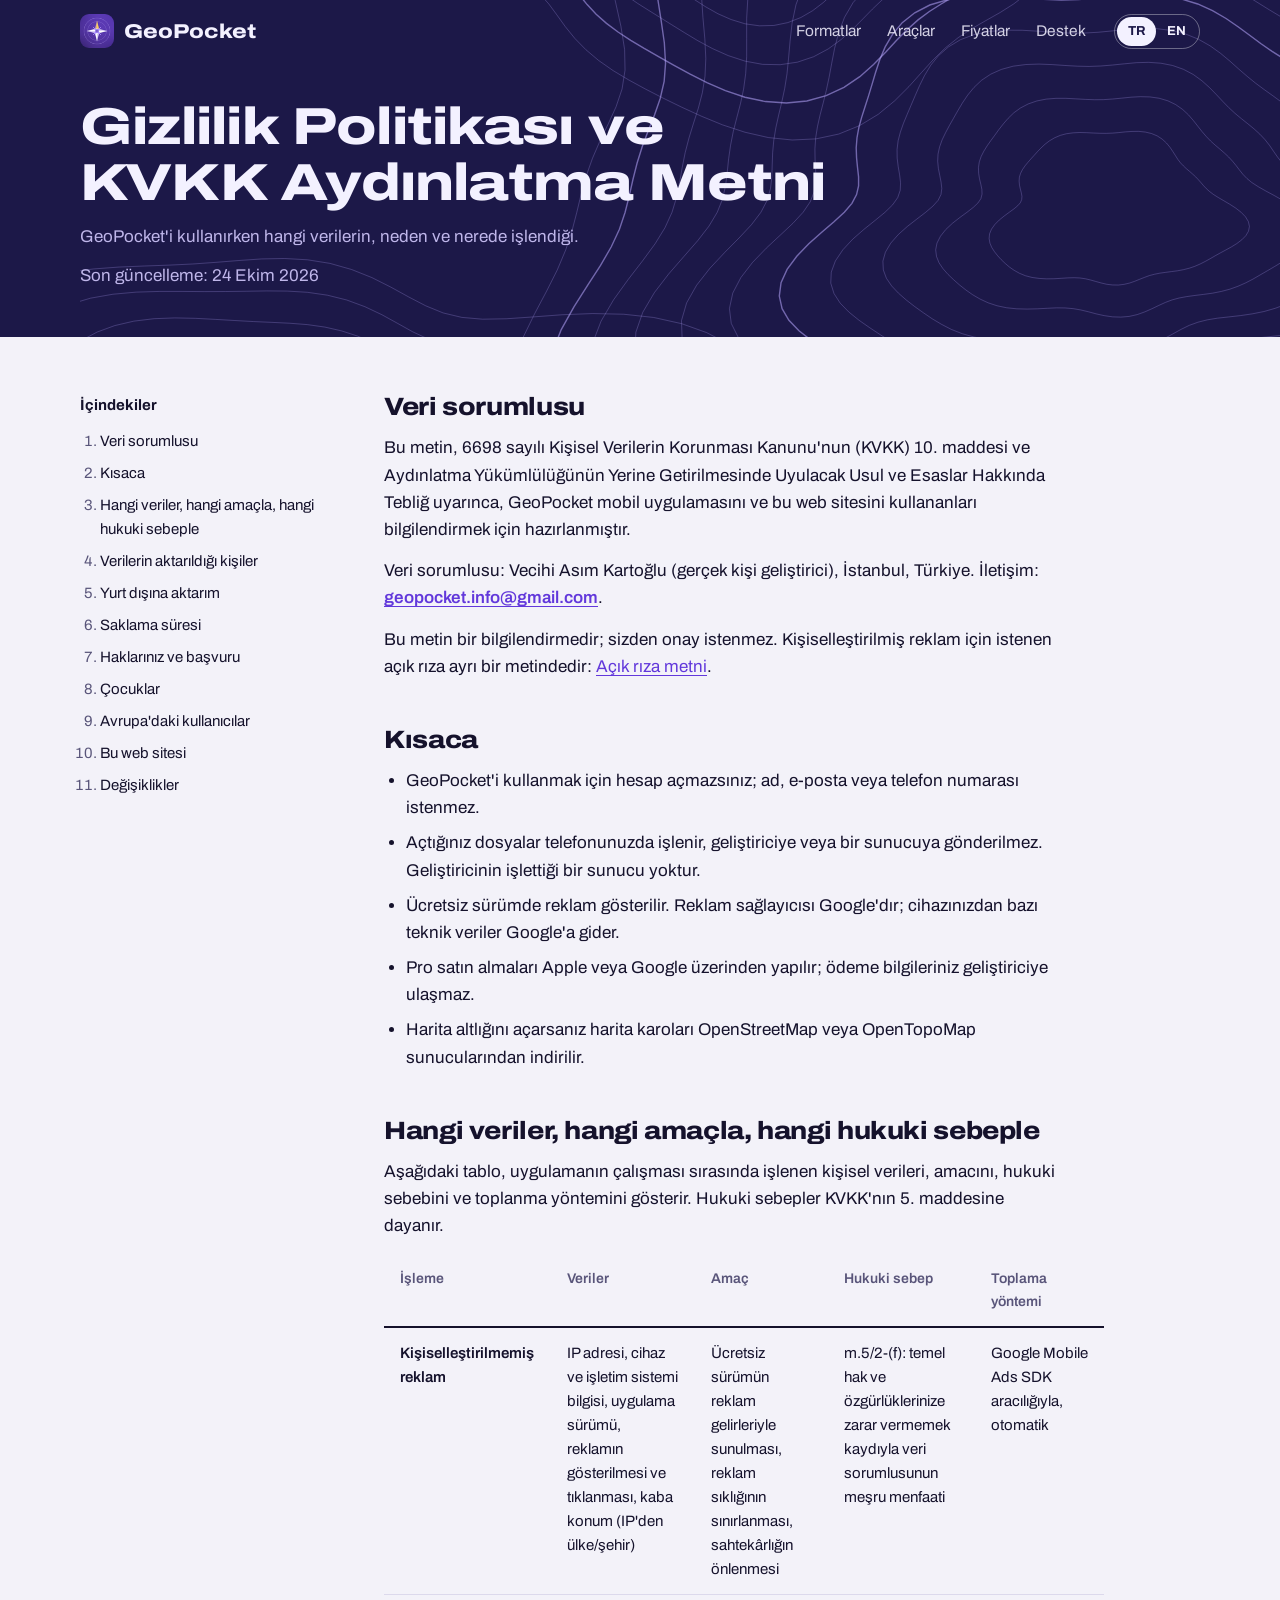
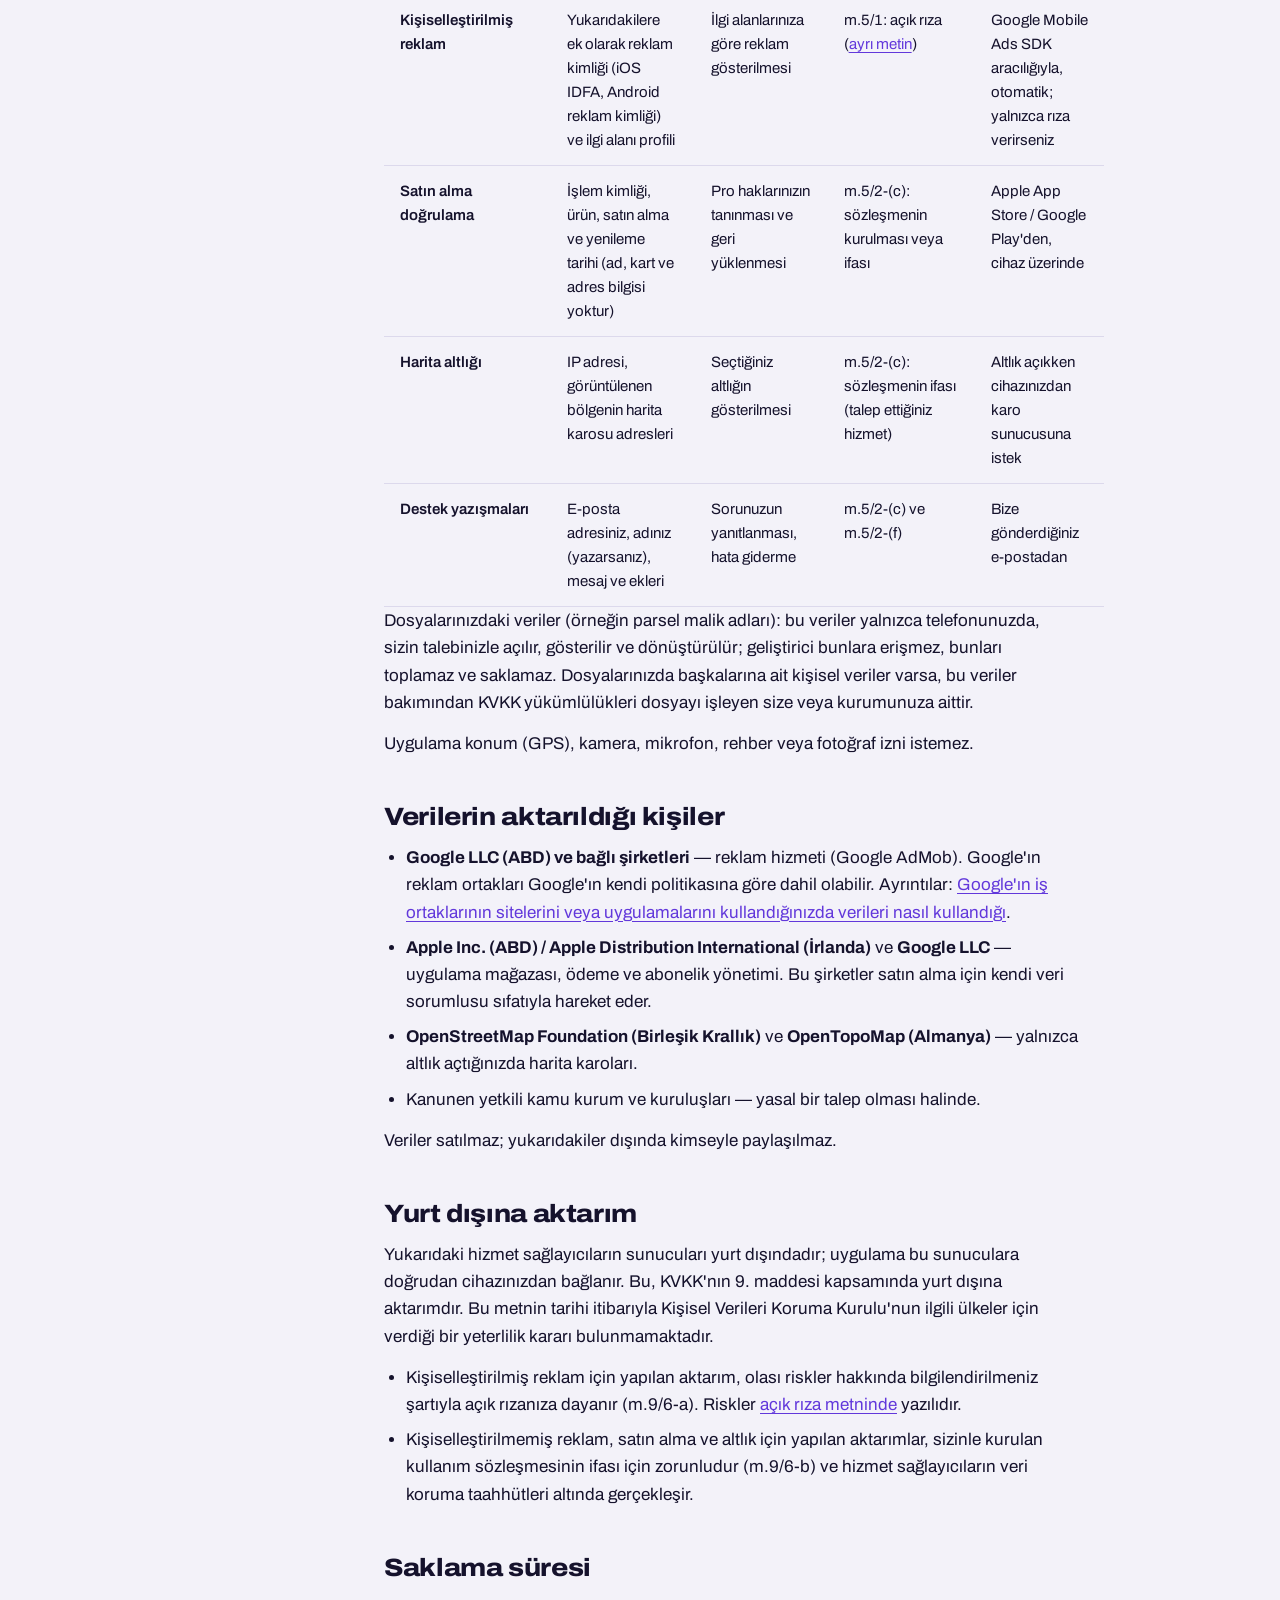
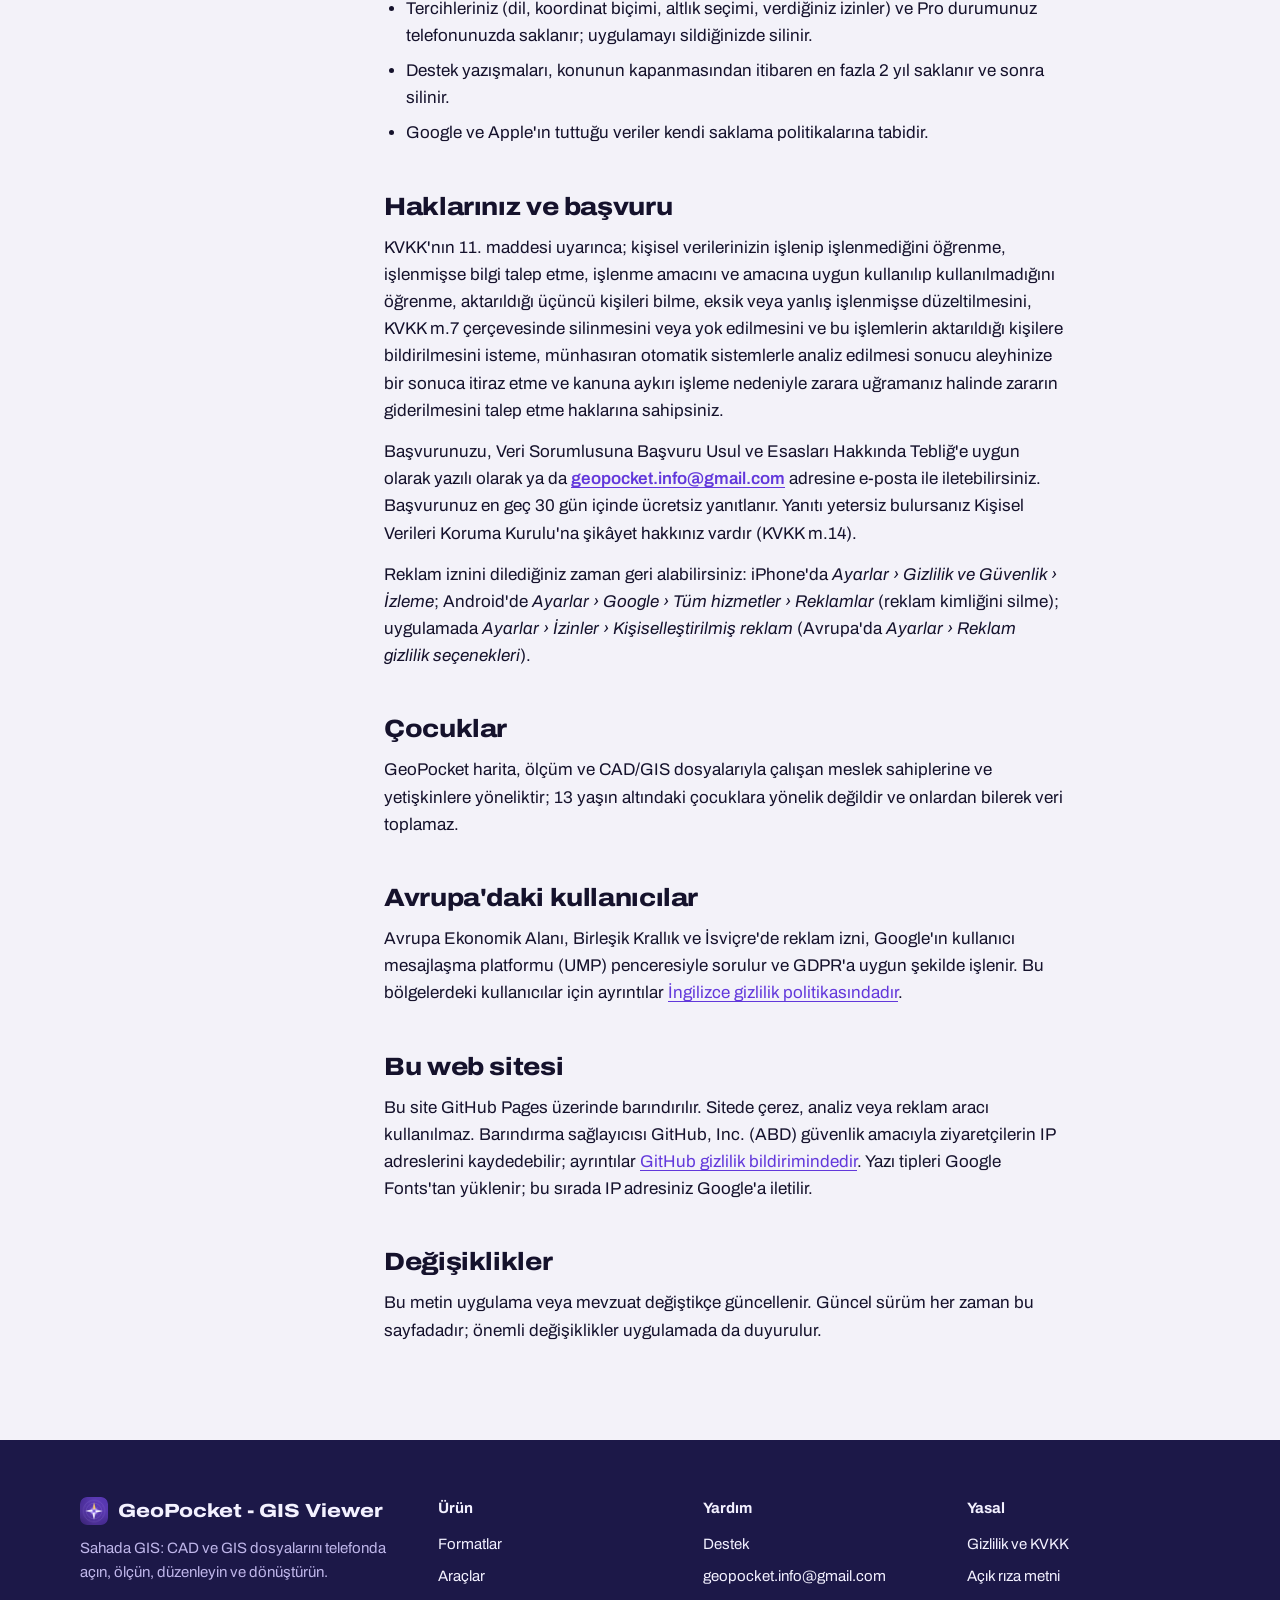
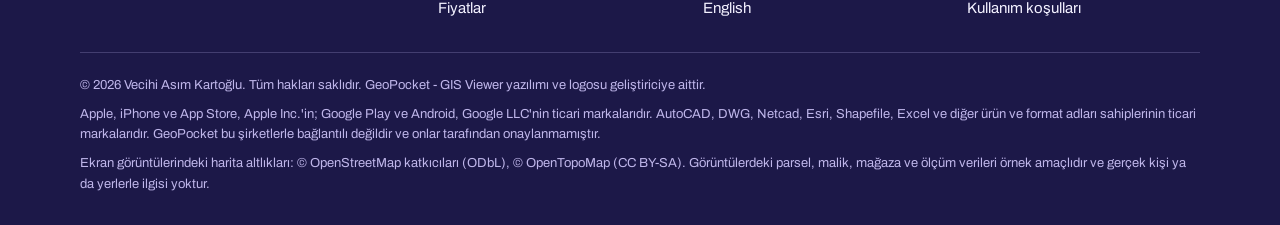
<file: gizlilik.html>
<!doctype html>
<html lang="tr">
<head>
<meta charset="utf-8">
<meta name="viewport" content="width=device-width, initial-scale=1, viewport-fit=cover">
<title>Gizlilik Politikası ve KVKK Aydınlatma Metni — GeoPocket - GIS Viewer</title>
<meta name="description" content="GeoPocket'in hangi verileri neden işlediği, kimlere aktardığı ve KVKK kapsamındaki haklarınız.">
<link rel="canonical" href="https://vecihiasim.github.io/geopocket/gizlilik.html">
<link rel="alternate" hreflang="tr" href="https://vecihiasim.github.io/geopocket/gizlilik.html">
<link rel="alternate" hreflang="en" href="https://vecihiasim.github.io/geopocket/en/privacy.html">
<link rel="alternate" hreflang="x-default" href="https://vecihiasim.github.io/geopocket/gizlilik.html">
<meta property="og:type" content="website">
<meta property="og:title" content="Gizlilik Politikası ve KVKK Aydınlatma Metni — GeoPocket - GIS Viewer">
<meta property="og:description" content="GeoPocket'in hangi verileri neden işlediği, kimlere aktardığı ve KVKK kapsamındaki haklarınız.">
<meta property="og:url" content="https://vecihiasim.github.io/geopocket/gizlilik.html">
<meta property="og:image" content="https://vecihiasim.github.io/geopocket/img/icon-192.png">
<meta name="theme-color" content="#1c1848">
<link rel="icon" type="image/png" sizes="64x64" href="img/icon-64.png">
<link rel="apple-touch-icon" href="img/icon-192.png">
<link rel="preconnect" href="https://fonts.googleapis.com">
<link rel="preconnect" href="https://fonts.gstatic.com" crossorigin>
<link rel="stylesheet" href="https://fonts.googleapis.com/css2?family=Archivo:ital,wdth,wght@0,62..125,400..800;1,100,400&display=swap">
<link rel="stylesheet" href="style.css">
</head>
<body>
<a class="skip" href="#main">İçeriğe geç</a>
<div class="sheet sub">
<header class="site-head"><div class="wrap">
  <a class="brand" href="index.html"><img src="img/icon-64.png" alt="" width="36" height="36">GeoPocket</a>
  <nav class="site-nav" aria-label="Menü"><a href="index.html#formatlar">Formatlar</a><a href="index.html#araclar">Araçlar</a><a href="index.html#fiyatlar">Fiyatlar</a><a href="destek.html">Destek</a></nav>
  <div class="lang-switch" role="group" aria-label="Dil"><span aria-current="true">TR</span><a href="en/privacy.html" hreflang="en" lang="en">EN</a></div>
</div></header>
<div class="wrap doc-title"><h1>Gizlilik Politikası ve KVKK Aydınlatma Metni</h1><p>GeoPocket'i kullanırken hangi verilerin, neden ve nerede işlendiği.</p><p>Son güncelleme: 24 Ekim 2026</p></div>
</div>
<main id="main">
<div class="wrap doc"><nav class="toc" aria-label="İçindekiler"><p>İçindekiler</p><ol><li><a href="#sorumlu">Veri sorumlusu</a></li><li><a href="#kisaca">Kısaca</a></li><li><a href="#veriler">Hangi veriler, hangi amaçla, hangi hukuki sebeple</a></li><li><a href="#alicilar">Verilerin aktarıldığı kişiler</a></li><li><a href="#yurtdisi">Yurt dışına aktarım</a></li><li><a href="#saklama">Saklama süresi</a></li><li><a href="#haklar">Haklarınız ve başvuru</a></li><li><a href="#cocuklar">Çocuklar</a></li><li><a href="#avrupa">Avrupa'daki kullanıcılar</a></li><li><a href="#site">Bu web sitesi</a></li><li><a href="#degisiklik">Değişiklikler</a></li></ol></nav><article><h2 id="sorumlu">Veri sorumlusu</h2>
<p>Bu metin, 6698 sayılı Kişisel Verilerin Korunması Kanunu'nun (KVKK) 10. maddesi ve Aydınlatma Yükümlülüğünün Yerine
Getirilmesinde Uyulacak Usul ve Esaslar Hakkında Tebliğ uyarınca, GeoPocket mobil uygulamasını ve bu web sitesini
kullananları bilgilendirmek için hazırlanmıştır.</p>
<p>Veri sorumlusu: Vecihi Asım Kartoğlu (gerçek kişi geliştirici), İstanbul, Türkiye. İletişim: <a class="mail" href="mailto:geopocket.info@gmail.com">geopocket.info@gmail.com</a>.</p>
<p>Bu metin bir bilgilendirmedir; sizden onay istenmez. Kişiselleştirilmiş reklam için istenen açık rıza ayrı bir
metindedir: <a href="acik-riza.html">Açık rıza metni</a>.</p><h2 id="kisaca">Kısaca</h2>
<ul>
<li>GeoPocket'i kullanmak için hesap açmazsınız; ad, e-posta veya telefon numarası istenmez.</li>
<li>Açtığınız dosyalar telefonunuzda işlenir, geliştiriciye veya bir sunucuya gönderilmez. Geliştiricinin işlettiği bir sunucu yoktur.</li>
<li>Ücretsiz sürümde reklam gösterilir. Reklam sağlayıcısı Google'dır; cihazınızdan bazı teknik veriler Google'a gider.</li>
<li>Pro satın almaları Apple veya Google üzerinden yapılır; ödeme bilgileriniz geliştiriciye ulaşmaz.</li>
<li>Harita altlığını açarsanız harita karoları OpenStreetMap veya OpenTopoMap sunucularından indirilir.</li>
</ul><h2 id="veriler">Hangi veriler, hangi amaçla, hangi hukuki sebeple</h2>
<p>Aşağıdaki tablo, uygulamanın çalışması sırasında işlenen kişisel verileri, amacını, hukuki sebebini ve toplanma
yöntemini gösterir. Hukuki sebepler KVKK'nın 5. maddesine dayanır.</p>
<div class="scroll"><table>
<thead><tr><th scope="col">İşleme</th><th scope="col">Veriler</th><th scope="col">Amaç</th><th scope="col">Hukuki sebep</th><th scope="col">Toplama yöntemi</th></tr></thead>
<tbody>
<tr><th scope="row">Kişiselleştirilmemiş reklam</th><td data-label="Veriler">IP adresi, cihaz ve işletim sistemi bilgisi, uygulama sürümü, reklamın gösterilmesi ve tıklanması, kaba konum (IP'den ülke/şehir)</td><td data-label="Amaç">Ücretsiz sürümün reklam gelirleriyle sunulması, reklam sıklığının sınırlanması, sahtekârlığın önlenmesi</td><td data-label="Hukuki sebep">m.5/2-(f): temel hak ve özgürlüklerinize zarar vermemek kaydıyla veri sorumlusunun meşru menfaati</td><td data-label="Toplama yöntemi">Google Mobile Ads SDK aracılığıyla, otomatik</td></tr>
<tr><th scope="row">Kişiselleştirilmiş reklam</th><td data-label="Veriler">Yukarıdakilere ek olarak reklam kimliği (iOS IDFA, Android reklam kimliği) ve ilgi alanı profili</td><td data-label="Amaç">İlgi alanlarınıza göre reklam gösterilmesi</td><td data-label="Hukuki sebep">m.5/1: açık rıza (<a href="acik-riza.html">ayrı metin</a>)</td><td data-label="Toplama yöntemi">Google Mobile Ads SDK aracılığıyla, otomatik; yalnızca rıza verirseniz</td></tr>
<tr><th scope="row">Satın alma doğrulama</th><td data-label="Veriler">İşlem kimliği, ürün, satın alma ve yenileme tarihi (ad, kart ve adres bilgisi yoktur)</td><td data-label="Amaç">Pro haklarınızın tanınması ve geri yüklenmesi</td><td data-label="Hukuki sebep">m.5/2-(c): sözleşmenin kurulması veya ifası</td><td data-label="Toplama yöntemi">Apple App Store / Google Play'den, cihaz üzerinde</td></tr>
<tr><th scope="row">Harita altlığı</th><td data-label="Veriler">IP adresi, görüntülenen bölgenin harita karosu adresleri</td><td data-label="Amaç">Seçtiğiniz altlığın gösterilmesi</td><td data-label="Hukuki sebep">m.5/2-(c): sözleşmenin ifası (talep ettiğiniz hizmet)</td><td data-label="Toplama yöntemi">Altlık açıkken cihazınızdan karo sunucusuna istek</td></tr>
<tr><th scope="row">Destek yazışmaları</th><td data-label="Veriler">E-posta adresiniz, adınız (yazarsanız), mesaj ve ekleri</td><td data-label="Amaç">Sorunuzun yanıtlanması, hata giderme</td><td data-label="Hukuki sebep">m.5/2-(c) ve m.5/2-(f)</td><td data-label="Toplama yöntemi">Bize gönderdiğiniz e-postadan</td></tr>
</tbody></table></div>
<p>Dosyalarınızdaki veriler (örneğin parsel malik adları): bu veriler yalnızca telefonunuzda, sizin talebinizle açılır,
gösterilir ve dönüştürülür; geliştirici bunlara erişmez, bunları toplamaz ve saklamaz. Dosyalarınızda başkalarına ait
kişisel veriler varsa, bu veriler bakımından KVKK yükümlülükleri dosyayı işleyen size veya kurumunuza aittir.</p>
<p>Uygulama konum (GPS), kamera, mikrofon, rehber veya fotoğraf izni istemez.</p><h2 id="alicilar">Verilerin aktarıldığı kişiler</h2>
<ul>
<li><strong>Google LLC (ABD) ve bağlı şirketleri</strong> — reklam hizmeti (Google AdMob). Google'ın reklam ortakları
Google'ın kendi politikasına göre dahil olabilir. Ayrıntılar:
<a href="https://policies.google.com/technologies/partner-sites?hl=tr" rel="noopener">Google'ın iş ortaklarının sitelerini veya uygulamalarını kullandığınızda verileri nasıl kullandığı</a>.</li>
<li><strong>Apple Inc. (ABD) / Apple Distribution International (İrlanda)</strong> ve <strong>Google LLC</strong> — uygulama
mağazası, ödeme ve abonelik yönetimi. Bu şirketler satın alma için kendi veri sorumlusu sıfatıyla hareket eder.</li>
<li><strong>OpenStreetMap Foundation (Birleşik Krallık)</strong> ve <strong>OpenTopoMap (Almanya)</strong> — yalnızca
altlık açtığınızda harita karoları.</li>
<li>Kanunen yetkili kamu kurum ve kuruluşları — yasal bir talep olması halinde.</li>
</ul>
<p>Veriler satılmaz; yukarıdakiler dışında kimseyle paylaşılmaz.</p><h2 id="yurtdisi">Yurt dışına aktarım</h2>
<p>Yukarıdaki hizmet sağlayıcıların sunucuları yurt dışındadır; uygulama bu sunuculara doğrudan cihazınızdan bağlanır.
Bu, KVKK'nın 9. maddesi kapsamında yurt dışına aktarımdır. Bu metnin tarihi itibarıyla Kişisel Verileri Koruma
Kurulu'nun ilgili ülkeler için verdiği bir yeterlilik kararı bulunmamaktadır.</p>
<ul>
<li>Kişiselleştirilmiş reklam için yapılan aktarım, olası riskler hakkında bilgilendirilmeniz şartıyla açık rızanıza
dayanır (m.9/6-a). Riskler <a href="acik-riza.html">açık rıza metninde</a> yazılıdır.</li>
<li>Kişiselleştirilmemiş reklam, satın alma ve altlık için yapılan aktarımlar, sizinle kurulan kullanım sözleşmesinin
ifası için zorunludur (m.9/6-b) ve hizmet sağlayıcıların veri koruma taahhütleri altında gerçekleşir.</li>
</ul><h2 id="saklama">Saklama süresi</h2>
<ul>
<li>Tercihleriniz (dil, koordinat biçimi, altlık seçimi, verdiğiniz izinler) ve Pro durumunuz telefonunuzda saklanır;
uygulamayı sildiğinizde silinir.</li>
<li>Destek yazışmaları, konunun kapanmasından itibaren en fazla 2 yıl saklanır ve sonra silinir.</li>
<li>Google ve Apple'ın tuttuğu veriler kendi saklama politikalarına tabidir.</li>
</ul><h2 id="haklar">Haklarınız ve başvuru</h2>
<p>KVKK'nın 11. maddesi uyarınca; kişisel verilerinizin işlenip işlenmediğini öğrenme, işlenmişse bilgi talep etme,
işlenme amacını ve amacına uygun kullanılıp kullanılmadığını öğrenme, aktarıldığı üçüncü kişileri bilme, eksik veya
yanlış işlenmişse düzeltilmesini, KVKK m.7 çerçevesinde silinmesini veya yok edilmesini ve bu işlemlerin aktarıldığı
kişilere bildirilmesini isteme, münhasıran otomatik sistemlerle analiz edilmesi sonucu aleyhinize bir sonuca itiraz etme
ve kanuna aykırı işleme nedeniyle zarara uğramanız halinde zararın giderilmesini talep etme haklarına sahipsiniz.</p>
<p>Başvurunuzu, Veri Sorumlusuna Başvuru Usul ve Esasları Hakkında Tebliğ'e uygun olarak yazılı olarak ya da <a class="mail" href="mailto:geopocket.info@gmail.com">geopocket.info@gmail.com</a>
adresine e-posta ile iletebilirsiniz. Başvurunuz en geç 30 gün içinde ücretsiz yanıtlanır. Yanıtı yetersiz bulursanız
Kişisel Verileri Koruma Kurulu'na şikâyet hakkınız vardır (KVKK m.14).</p>
<p>Reklam iznini dilediğiniz zaman geri alabilirsiniz: iPhone'da <em>Ayarlar › Gizlilik ve Güvenlik › İzleme</em>;
Android'de <em>Ayarlar › Google › Tüm hizmetler › Reklamlar</em> (reklam kimliğini silme); uygulamada <em>Ayarlar › İzinler ›
Kişiselleştirilmiş reklam</em> (Avrupa'da <em>Ayarlar › Reklam gizlilik seçenekleri</em>).</p><h2 id="cocuklar">Çocuklar</h2>
<p>GeoPocket harita, ölçüm ve CAD/GIS dosyalarıyla çalışan meslek sahiplerine ve yetişkinlere yöneliktir; 13 yaşın altındaki
çocuklara yönelik değildir ve onlardan bilerek veri toplamaz.</p><h2 id="avrupa">Avrupa'daki kullanıcılar</h2>
<p>Avrupa Ekonomik Alanı, Birleşik Krallık ve İsviçre'de reklam izni, Google'ın kullanıcı mesajlaşma platformu (UMP)
penceresiyle sorulur ve GDPR'a uygun şekilde işlenir. Bu bölgelerdeki kullanıcılar için ayrıntılar
<a href="en/privacy.html">İngilizce gizlilik politikasındadır</a>.</p><h2 id="site">Bu web sitesi</h2>
<p>Bu site GitHub Pages üzerinde barındırılır. Sitede çerez, analiz veya reklam aracı kullanılmaz. Barındırma sağlayıcısı
GitHub, Inc. (ABD) güvenlik amacıyla ziyaretçilerin IP adreslerini kaydedebilir; ayrıntılar
<a href="https://docs.github.com/en/site-policy/privacy-policies/github-general-privacy-statement" rel="noopener">GitHub gizlilik bildirimindedir</a>.
Yazı tipleri Google Fonts'tan yüklenir; bu sırada IP adresiniz Google'a iletilir.</p><h2 id="degisiklik">Değişiklikler</h2>
<p>Bu metin uygulama veya mevzuat değiştikçe güncellenir. Güncel sürüm her zaman bu sayfadadır; önemli değişiklikler
uygulamada da duyurulur.</p></article></div>
</main>
<footer class="site-foot"><div class="wrap">
  <div class="foot-grid">
    <div><p class="b"><img src="img/icon-64.png" alt="" width="28" height="28">GeoPocket - GIS Viewer</p><p>Sahada GIS: CAD ve GIS dosyalarını telefonda açın, ölçün, düzenleyin ve dönüştürün.</p></div>
    <div><h4>Ürün</h4><ul>
      <li><a href="index.html#formatlar">Formatlar</a></li>
      <li><a href="index.html#araclar">Araçlar</a></li>
      <li><a href="index.html#fiyatlar">Fiyatlar</a></li></ul></div>
    <div><h4>Yardım</h4><ul>
      <li><a href="destek.html">Destek</a></li>
      <li><a href="mailto:geopocket.info@gmail.com">geopocket.info@gmail.com</a></li>
      <li><a href="en/privacy.html" hreflang="en" lang="en">English</a></li></ul></div>
    <div><h4>Yasal</h4><ul>
      <li><a href="gizlilik.html">Gizlilik ve KVKK</a></li>
      <li><a href="acik-riza.html">Açık rıza metni</a></li>
      <li><a href="kosullar.html">Kullanım koşulları</a></li></ul></div>
  </div>
  <div class="legal-line"><p>© 2026 Vecihi Asım Kartoğlu. Tüm hakları saklıdır. GeoPocket - GIS Viewer yazılımı ve logosu geliştiriciye aittir.</p><p>Apple, iPhone ve App Store, Apple Inc.'in; Google Play ve Android, Google LLC'nin ticari markalarıdır. AutoCAD, DWG, Netcad, Esri, Shapefile, Excel ve diğer ürün ve format adları sahiplerinin ticari markalarıdır. GeoPocket bu şirketlerle bağlantılı değildir ve onlar tarafından onaylanmamıştır.</p><p>Ekran görüntülerindeki harita altlıkları: © OpenStreetMap katkıcıları (ODbL), © OpenTopoMap (CC BY-SA). Görüntülerdeki parsel, malik, mağaza ve ölçüm verileri örnek amaçlıdır ve gerçek kişi ya da yerlerle ilgisi yoktur.</p></div>
</div></footer>

</body>
</html>
</file>
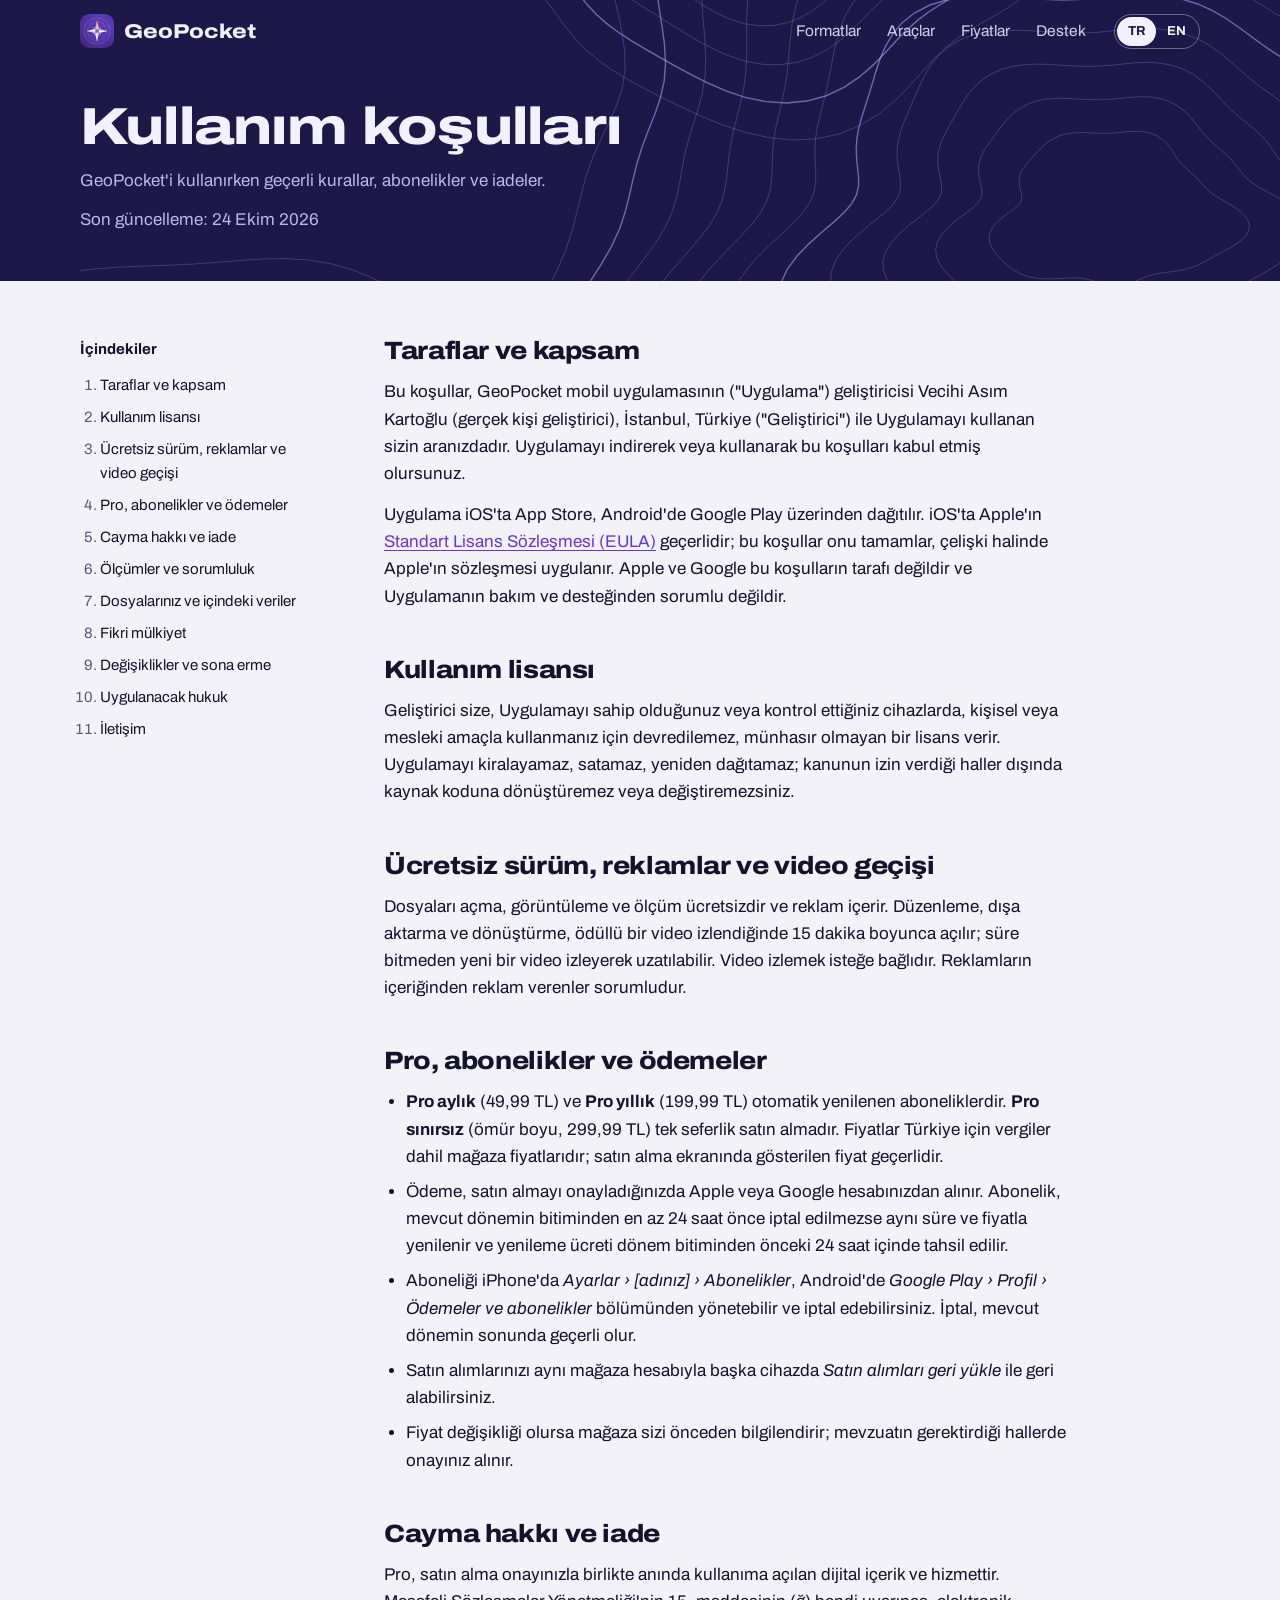
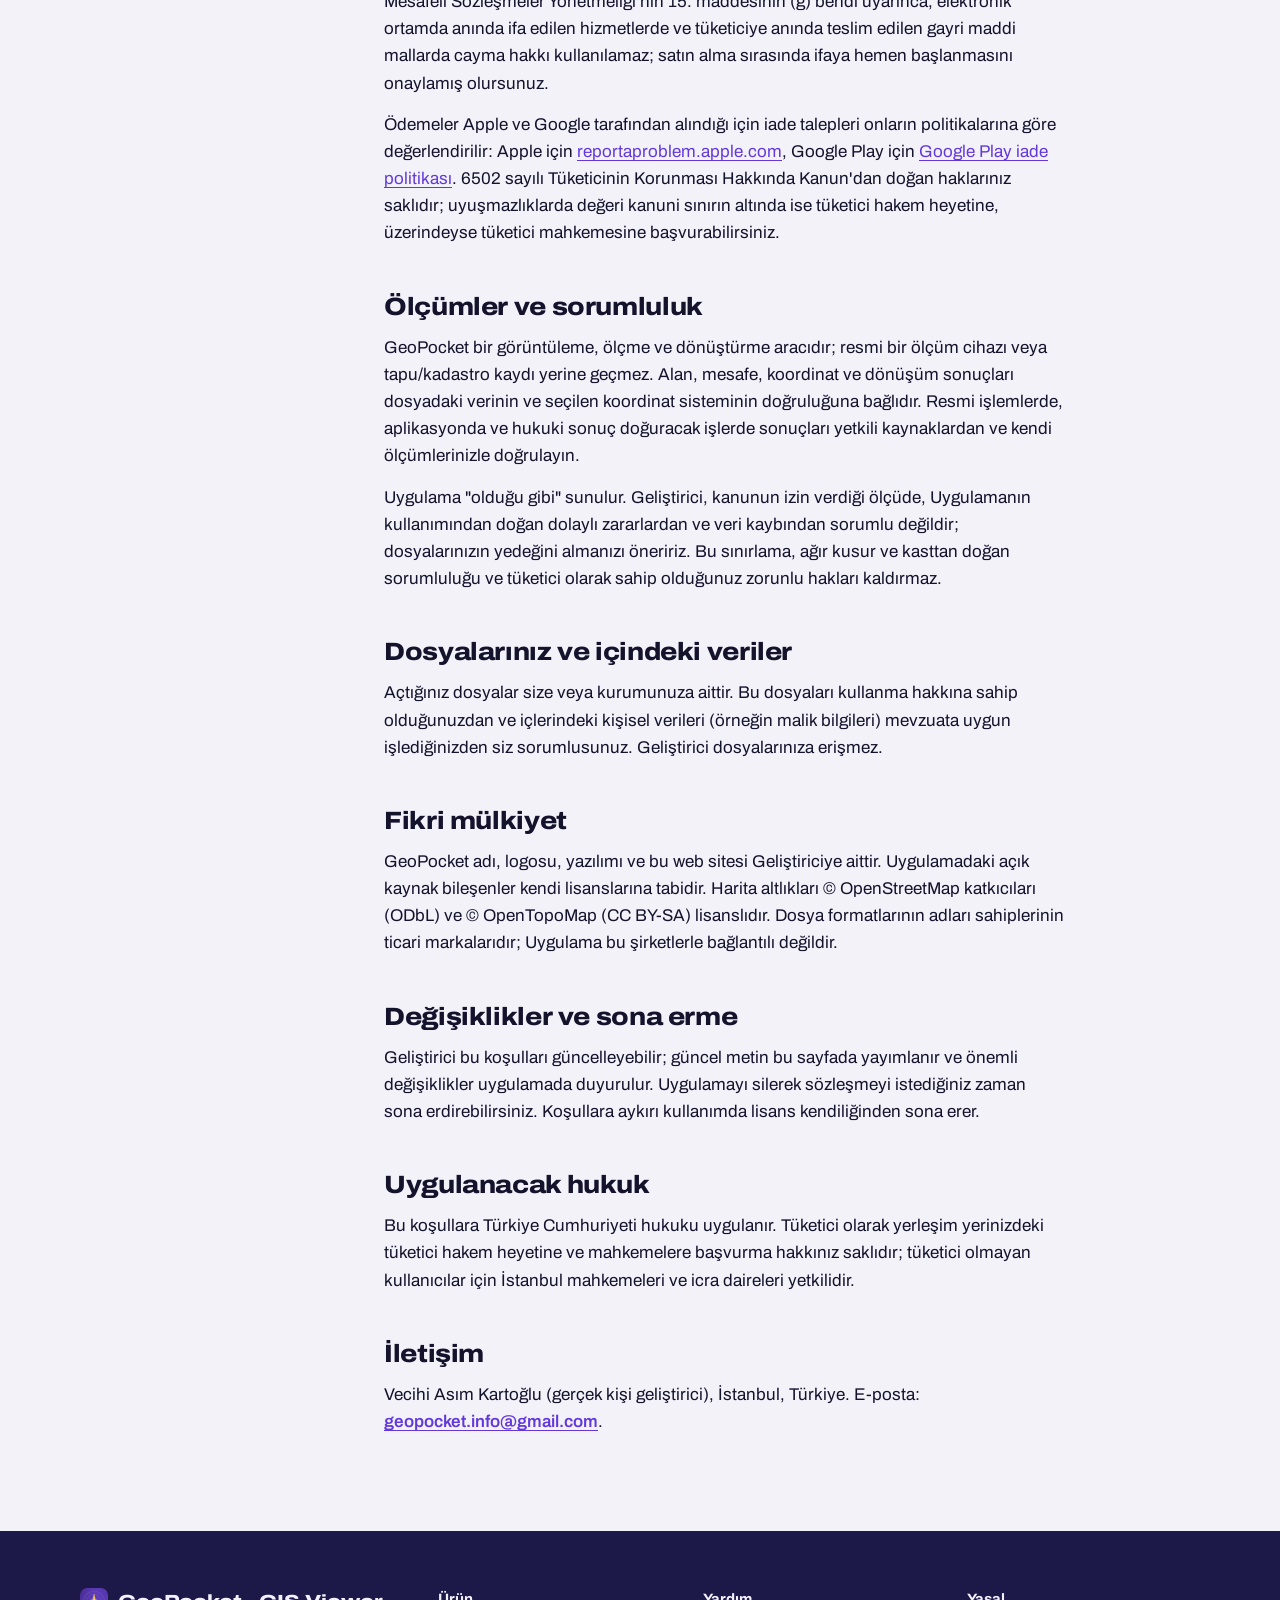
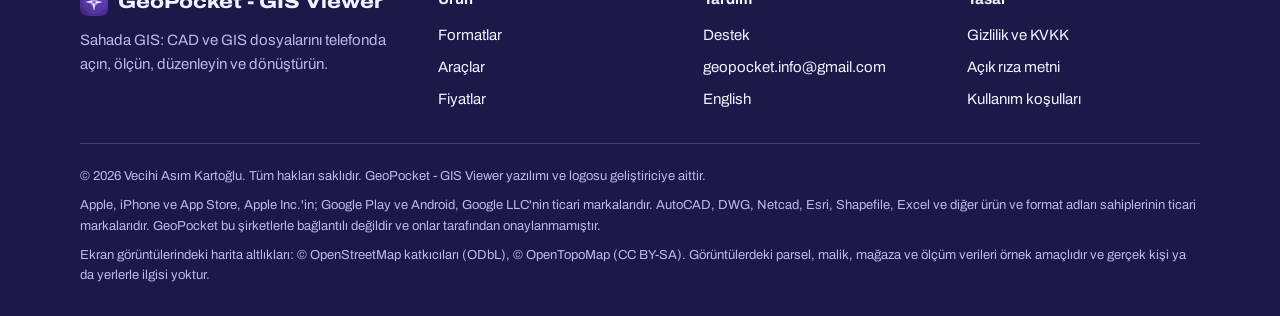
<file: kosullar.html>
<!doctype html>
<html lang="tr">
<head>
<meta charset="utf-8">
<meta name="viewport" content="width=device-width, initial-scale=1, viewport-fit=cover">
<title>Kullanım Koşulları — GeoPocket - GIS Viewer</title>
<meta name="description" content="GeoPocket kullanım lisansı, Pro abonelikleri, iade ve sorumluluk koşulları.">
<link rel="canonical" href="https://vecihiasim.github.io/geopocket/kosullar.html">
<link rel="alternate" hreflang="tr" href="https://vecihiasim.github.io/geopocket/kosullar.html">
<link rel="alternate" hreflang="en" href="https://vecihiasim.github.io/geopocket/en/terms.html">
<link rel="alternate" hreflang="x-default" href="https://vecihiasim.github.io/geopocket/kosullar.html">
<meta property="og:type" content="website">
<meta property="og:title" content="Kullanım Koşulları — GeoPocket - GIS Viewer">
<meta property="og:description" content="GeoPocket kullanım lisansı, Pro abonelikleri, iade ve sorumluluk koşulları.">
<meta property="og:url" content="https://vecihiasim.github.io/geopocket/kosullar.html">
<meta property="og:image" content="https://vecihiasim.github.io/geopocket/img/icon-192.png">
<meta name="theme-color" content="#1c1848">
<link rel="icon" type="image/png" sizes="64x64" href="img/icon-64.png">
<link rel="apple-touch-icon" href="img/icon-192.png">
<link rel="preconnect" href="https://fonts.googleapis.com">
<link rel="preconnect" href="https://fonts.gstatic.com" crossorigin>
<link rel="stylesheet" href="https://fonts.googleapis.com/css2?family=Archivo:ital,wdth,wght@0,62..125,400..800;1,100,400&display=swap">
<link rel="stylesheet" href="style.css">
</head>
<body>
<a class="skip" href="#main">İçeriğe geç</a>
<div class="sheet sub">
<header class="site-head"><div class="wrap">
  <a class="brand" href="index.html"><img src="img/icon-64.png" alt="" width="36" height="36">GeoPocket</a>
  <nav class="site-nav" aria-label="Menü"><a href="index.html#formatlar">Formatlar</a><a href="index.html#araclar">Araçlar</a><a href="index.html#fiyatlar">Fiyatlar</a><a href="destek.html">Destek</a></nav>
  <div class="lang-switch" role="group" aria-label="Dil"><span aria-current="true">TR</span><a href="en/terms.html" hreflang="en" lang="en">EN</a></div>
</div></header>
<div class="wrap doc-title"><h1>Kullanım koşulları</h1><p>GeoPocket'i kullanırken geçerli kurallar, abonelikler ve iadeler.</p><p>Son güncelleme: 24 Ekim 2026</p></div>
</div>
<main id="main">
<div class="wrap doc"><nav class="toc" aria-label="İçindekiler"><p>İçindekiler</p><ol><li><a href="#taraflar">Taraflar ve kapsam</a></li><li><a href="#lisans">Kullanım lisansı</a></li><li><a href="#ucretsiz">Ücretsiz sürüm, reklamlar ve video geçişi</a></li><li><a href="#abonelik">Pro, abonelikler ve ödemeler</a></li><li><a href="#cayma">Cayma hakkı ve iade</a></li><li><a href="#sorumluluk">Ölçümler ve sorumluluk</a></li><li><a href="#dosyalar">Dosyalarınız ve içindeki veriler</a></li><li><a href="#fikri">Fikri mülkiyet</a></li><li><a href="#degisiklik">Değişiklikler ve sona erme</a></li><li><a href="#hukuk">Uygulanacak hukuk</a></li><li><a href="#iletisim">İletişim</a></li></ol></nav><article><h2 id="taraflar">Taraflar ve kapsam</h2>
<p>Bu koşullar, GeoPocket mobil uygulamasının ("Uygulama") geliştiricisi Vecihi Asım Kartoğlu (gerçek kişi geliştirici), İstanbul, Türkiye ("Geliştirici") ile Uygulamayı
kullanan sizin aranızdadır. Uygulamayı indirerek veya kullanarak bu koşulları kabul etmiş olursunuz.</p>
<p>Uygulama iOS'ta App Store, Android'de Google Play üzerinden dağıtılır. iOS'ta Apple'ın
<a href="https://www.apple.com/legal/internet-services/itunes/dev/stdeula/" rel="noopener">Standart Lisans Sözleşmesi (EULA)</a>
geçerlidir; bu koşullar onu tamamlar, çelişki halinde Apple'ın sözleşmesi uygulanır. Apple ve Google bu koşulların
tarafı değildir ve Uygulamanın bakım ve desteğinden sorumlu değildir.</p><h2 id="lisans">Kullanım lisansı</h2>
<p>Geliştirici size, Uygulamayı sahip olduğunuz veya kontrol ettiğiniz cihazlarda, kişisel veya mesleki amaçla kullanmanız
için devredilemez, münhasır olmayan bir lisans verir. Uygulamayı kiralayamaz, satamaz, yeniden dağıtamaz; kanunun izin
verdiği haller dışında kaynak koduna dönüştüremez veya değiştiremezsiniz.</p><h2 id="ucretsiz">Ücretsiz sürüm, reklamlar ve video geçişi</h2>
<p>Dosyaları açma, görüntüleme ve ölçüm ücretsizdir ve reklam içerir. Düzenleme, dışa aktarma ve dönüştürme, ödüllü
bir video izlendiğinde 15 dakika boyunca açılır; süre bitmeden yeni bir video izleyerek uzatılabilir. Video izlemek
isteğe bağlıdır. Reklamların içeriğinden reklam verenler sorumludur.</p><h2 id="abonelik">Pro, abonelikler ve ödemeler</h2>
<ul>
<li><strong>Pro aylık</strong> (49,99 TL) ve <strong>Pro yıllık</strong> (199,99 TL) otomatik yenilenen aboneliklerdir.
<strong>Pro sınırsız</strong> (ömür boyu, 299,99 TL) tek seferlik satın almadır. Fiyatlar Türkiye için vergiler dahil mağaza
fiyatlarıdır; satın alma ekranında gösterilen fiyat geçerlidir.</li>
<li>Ödeme, satın almayı onayladığınızda Apple veya Google hesabınızdan alınır. Abonelik, mevcut dönemin bitiminden en az
24 saat önce iptal edilmezse aynı süre ve fiyatla yenilenir ve yenileme ücreti dönem bitiminden önceki 24 saat içinde
tahsil edilir.</li>
<li>Aboneliği iPhone'da <em>Ayarlar › [adınız] › Abonelikler</em>, Android'de <em>Google Play › Profil › Ödemeler ve
abonelikler</em> bölümünden yönetebilir ve iptal edebilirsiniz. İptal, mevcut dönemin sonunda geçerli olur.</li>
<li>Satın alımlarınızı aynı mağaza hesabıyla başka cihazda <em>Satın alımları geri yükle</em> ile geri alabilirsiniz.</li>
<li>Fiyat değişikliği olursa mağaza sizi önceden bilgilendirir; mevzuatın gerektirdiği hallerde onayınız alınır.</li>
</ul><h2 id="cayma">Cayma hakkı ve iade</h2>
<p>Pro, satın alma onayınızla birlikte anında kullanıma açılan dijital içerik ve hizmettir. Mesafeli Sözleşmeler
Yönetmeliği'nin 15. maddesinin (ğ) bendi uyarınca, elektronik ortamda anında ifa edilen hizmetlerde ve tüketiciye anında
teslim edilen gayri maddi mallarda cayma hakkı kullanılamaz; satın alma sırasında ifaya hemen başlanmasını onaylamış
olursunuz.</p>
<p>Ödemeler Apple ve Google tarafından alındığı için iade talepleri onların politikalarına göre değerlendirilir: Apple için
<a href="https://reportaproblem.apple.com" rel="noopener">reportaproblem.apple.com</a>, Google Play için
<a href="https://support.google.com/googleplay/answer/2479637?hl=tr" rel="noopener">Google Play iade politikası</a>.
6502 sayılı Tüketicinin Korunması Hakkında Kanun'dan doğan haklarınız saklıdır; uyuşmazlıklarda değeri kanuni sınırın
altında ise tüketici hakem heyetine, üzerindeyse tüketici mahkemesine başvurabilirsiniz.</p><h2 id="sorumluluk">Ölçümler ve sorumluluk</h2>
<p>GeoPocket bir görüntüleme, ölçme ve dönüştürme aracıdır; resmi bir ölçüm cihazı veya tapu/kadastro kaydı yerine
geçmez. Alan, mesafe, koordinat ve dönüşüm sonuçları dosyadaki verinin ve seçilen koordinat sisteminin doğruluğuna
bağlıdır. Resmi işlemlerde, aplikasyonda ve hukuki sonuç doğuracak işlerde sonuçları yetkili kaynaklardan ve kendi
ölçümlerinizle doğrulayın.</p>
<p>Uygulama "olduğu gibi" sunulur. Geliştirici, kanunun izin verdiği ölçüde, Uygulamanın kullanımından doğan dolaylı
zararlardan ve veri kaybından sorumlu değildir; dosyalarınızın yedeğini almanızı öneririz. Bu sınırlama, ağır kusur ve
kasttan doğan sorumluluğu ve tüketici olarak sahip olduğunuz zorunlu hakları kaldırmaz.</p><h2 id="dosyalar">Dosyalarınız ve içindeki veriler</h2>
<p>Açtığınız dosyalar size veya kurumunuza aittir. Bu dosyaları kullanma hakkına sahip olduğunuzdan ve içlerindeki
kişisel verileri (örneğin malik bilgileri) mevzuata uygun işlediğinizden siz sorumlusunuz. Geliştirici dosyalarınıza
erişmez.</p><h2 id="fikri">Fikri mülkiyet</h2>
<p>GeoPocket adı, logosu, yazılımı ve bu web sitesi Geliştiriciye aittir. Uygulamadaki açık kaynak bileşenler kendi
lisanslarına tabidir. Harita altlıkları © OpenStreetMap katkıcıları (ODbL) ve © OpenTopoMap (CC BY-SA) lisanslıdır.
Dosya formatlarının adları sahiplerinin ticari markalarıdır; Uygulama bu şirketlerle bağlantılı değildir.</p><h2 id="degisiklik">Değişiklikler ve sona erme</h2>
<p>Geliştirici bu koşulları güncelleyebilir; güncel metin bu sayfada yayımlanır ve önemli değişiklikler uygulamada
duyurulur. Uygulamayı silerek sözleşmeyi istediğiniz zaman sona erdirebilirsiniz. Koşullara aykırı kullanımda lisans
kendiliğinden sona erer.</p><h2 id="hukuk">Uygulanacak hukuk</h2>
<p>Bu koşullara Türkiye Cumhuriyeti hukuku uygulanır. Tüketici olarak yerleşim yerinizdeki tüketici hakem heyetine ve
mahkemelere başvurma hakkınız saklıdır; tüketici olmayan kullanıcılar için İstanbul mahkemeleri ve icra daireleri
yetkilidir.</p><h2 id="iletisim">İletişim</h2><p>Vecihi Asım Kartoğlu (gerçek kişi geliştirici), İstanbul, Türkiye. E-posta: <a class="mail" href="mailto:geopocket.info@gmail.com">geopocket.info@gmail.com</a>.</p></article></div>
</main>
<footer class="site-foot"><div class="wrap">
  <div class="foot-grid">
    <div><p class="b"><img src="img/icon-64.png" alt="" width="28" height="28">GeoPocket - GIS Viewer</p><p>Sahada GIS: CAD ve GIS dosyalarını telefonda açın, ölçün, düzenleyin ve dönüştürün.</p></div>
    <div><h4>Ürün</h4><ul>
      <li><a href="index.html#formatlar">Formatlar</a></li>
      <li><a href="index.html#araclar">Araçlar</a></li>
      <li><a href="index.html#fiyatlar">Fiyatlar</a></li></ul></div>
    <div><h4>Yardım</h4><ul>
      <li><a href="destek.html">Destek</a></li>
      <li><a href="mailto:geopocket.info@gmail.com">geopocket.info@gmail.com</a></li>
      <li><a href="en/terms.html" hreflang="en" lang="en">English</a></li></ul></div>
    <div><h4>Yasal</h4><ul>
      <li><a href="gizlilik.html">Gizlilik ve KVKK</a></li>
      <li><a href="acik-riza.html">Açık rıza metni</a></li>
      <li><a href="kosullar.html">Kullanım koşulları</a></li></ul></div>
  </div>
  <div class="legal-line"><p>© 2026 Vecihi Asım Kartoğlu. Tüm hakları saklıdır. GeoPocket - GIS Viewer yazılımı ve logosu geliştiriciye aittir.</p><p>Apple, iPhone ve App Store, Apple Inc.'in; Google Play ve Android, Google LLC'nin ticari markalarıdır. AutoCAD, DWG, Netcad, Esri, Shapefile, Excel ve diğer ürün ve format adları sahiplerinin ticari markalarıdır. GeoPocket bu şirketlerle bağlantılı değildir ve onlar tarafından onaylanmamıştır.</p><p>Ekran görüntülerindeki harita altlıkları: © OpenStreetMap katkıcıları (ODbL), © OpenTopoMap (CC BY-SA). Görüntülerdeki parsel, malik, mağaza ve ölçüm verileri örnek amaçlıdır ve gerçek kişi ya da yerlerle ilgisi yoktur.</p></div>
</div></footer>

</body>
</html>
</file>
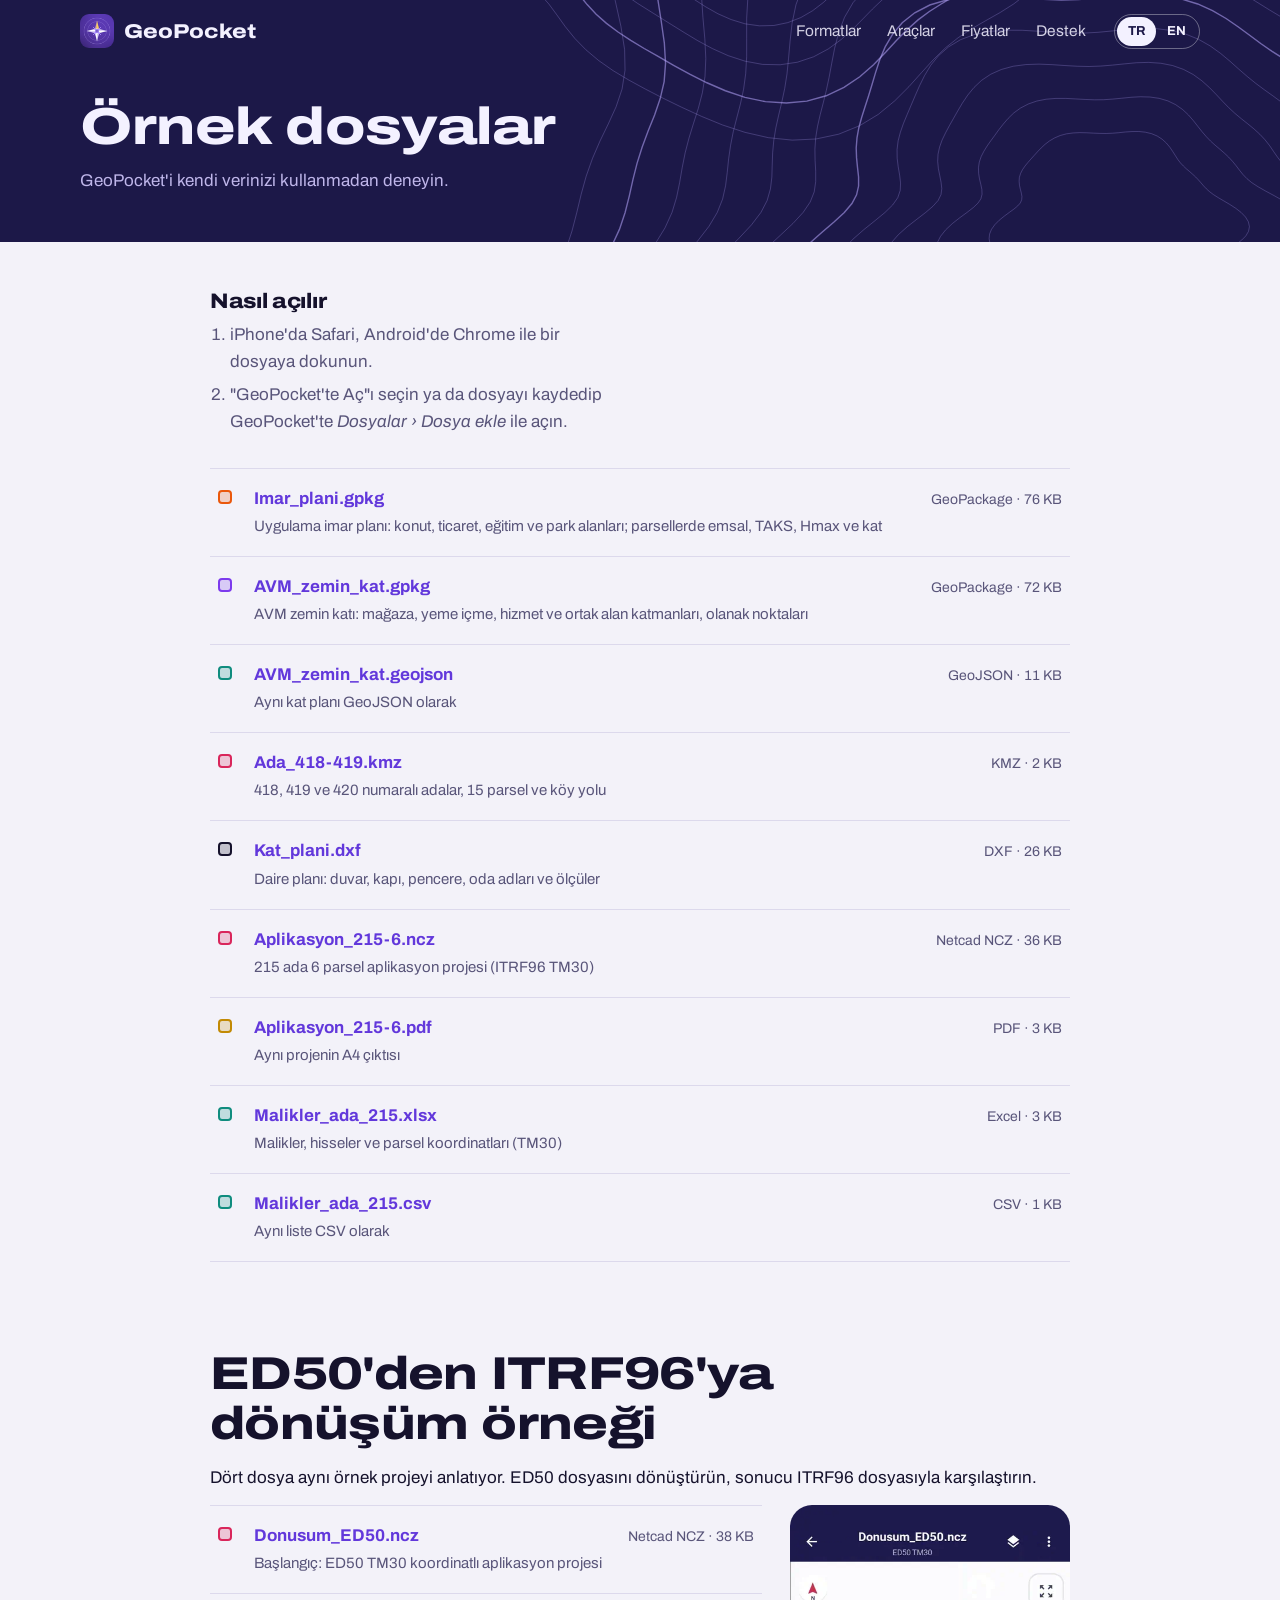
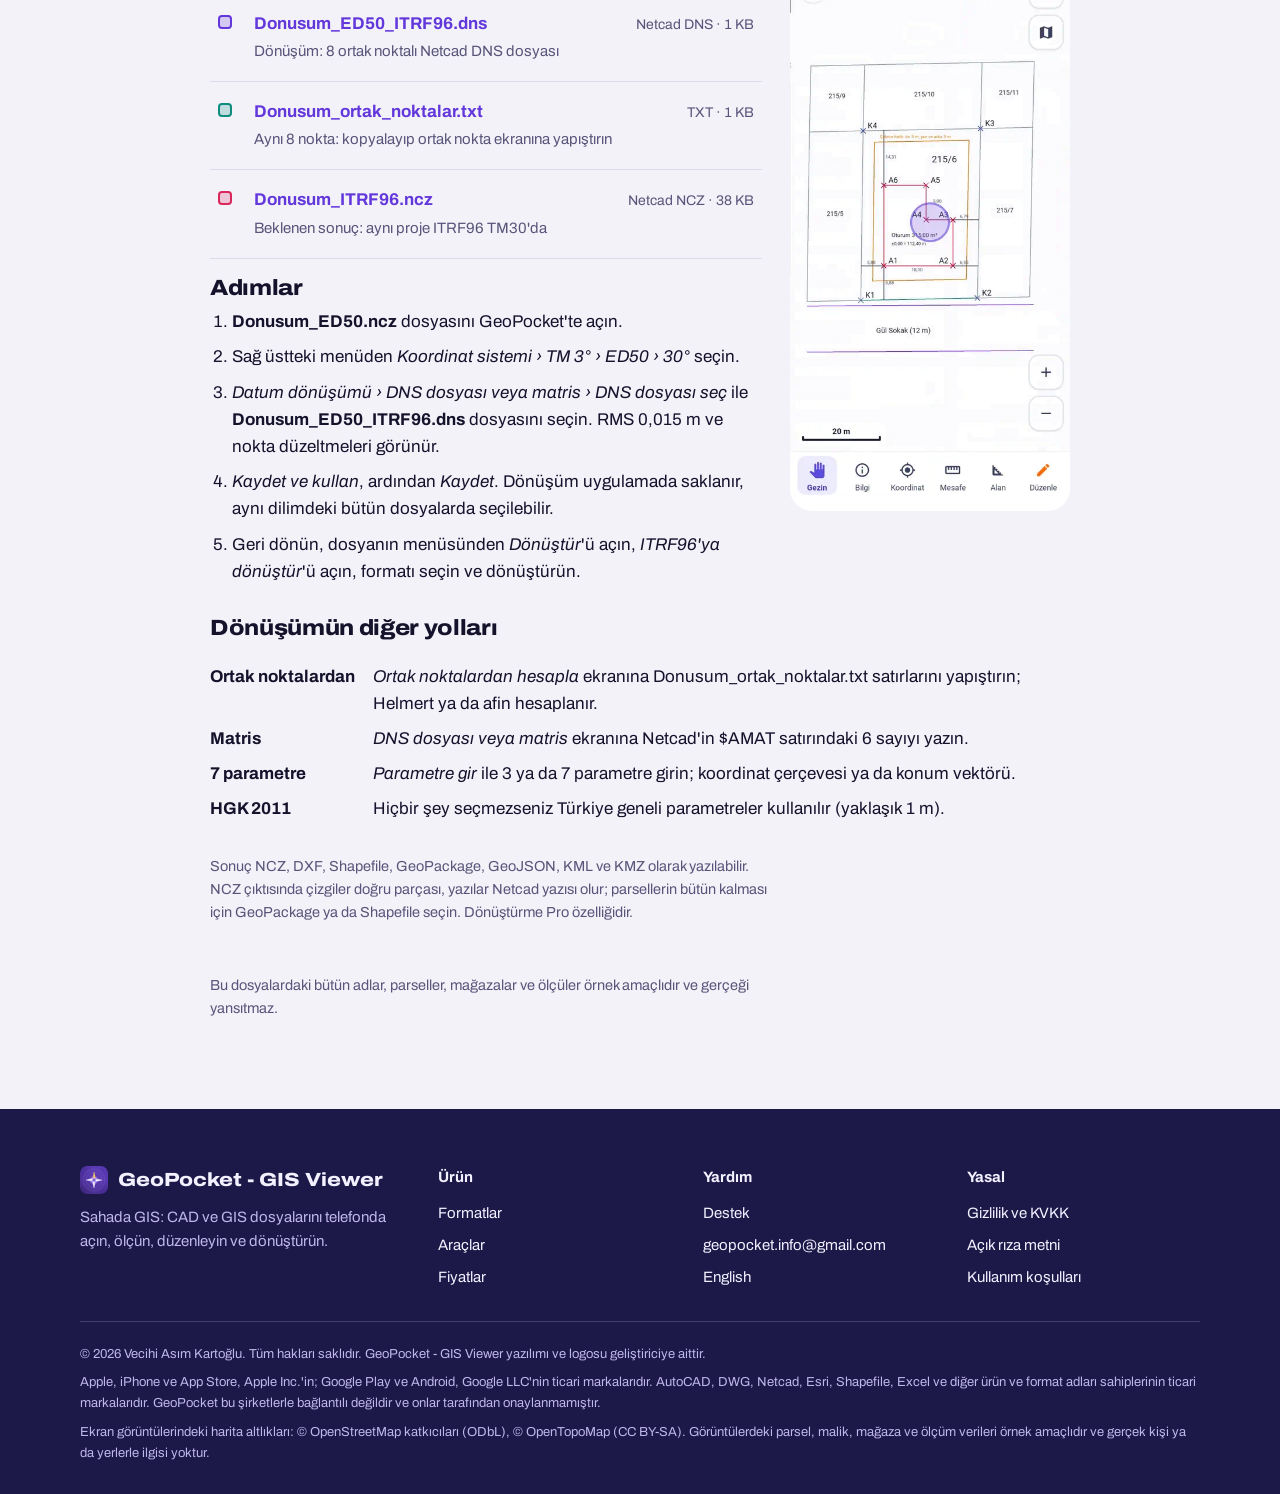
<file: ornek-dosyalar.html>
<!doctype html>
<html lang="tr">
<head>
<meta charset="utf-8">
<meta name="viewport" content="width=device-width, initial-scale=1, viewport-fit=cover">
<title>Örnek dosyalar – GeoPocket - GIS Viewer</title>
<meta name="description" content="GeoPocket'i denemek için örnek dosyalar: GeoPackage, GeoJSON, KMZ, DXF, NCZ, CSV, Excel, PDF ve ED50'den ITRF96'ya DNS dönüşümü.">
<link rel="canonical" href="https://vecihiasim.github.io/geopocket/ornek-dosyalar.html">
<link rel="alternate" hreflang="tr" href="https://vecihiasim.github.io/geopocket/ornek-dosyalar.html">
<link rel="alternate" hreflang="en" href="https://vecihiasim.github.io/geopocket/en/samples.html">
<link rel="alternate" hreflang="x-default" href="https://vecihiasim.github.io/geopocket/ornek-dosyalar.html">
<meta property="og:type" content="website">
<meta property="og:title" content="Örnek dosyalar – GeoPocket - GIS Viewer">
<meta property="og:description" content="GeoPocket'i denemek için örnek dosyalar: GeoPackage, GeoJSON, KMZ, DXF, NCZ, CSV, Excel, PDF ve ED50'den ITRF96'ya DNS dönüşümü.">
<meta property="og:url" content="https://vecihiasim.github.io/geopocket/ornek-dosyalar.html">
<meta property="og:image" content="https://vecihiasim.github.io/geopocket/img/icon-192.png">
<meta name="theme-color" content="#1c1848">
<link rel="icon" type="image/png" sizes="64x64" href="img/icon-64.png">
<link rel="apple-touch-icon" href="img/icon-192.png">
<link rel="preconnect" href="https://fonts.googleapis.com">
<link rel="preconnect" href="https://fonts.gstatic.com" crossorigin>
<link rel="stylesheet" href="https://fonts.googleapis.com/css2?family=Archivo:ital,wdth,wght@0,62..125,400..800;1,100,400&display=swap">
<link rel="stylesheet" href="style.css">
</head>
<body>
<a class="skip" href="#main">İçeriğe geç</a>
<div class="sheet sub">
<header class="site-head"><div class="wrap">
  <a class="brand" href="index.html"><img src="img/icon-64.png" alt="" width="36" height="36">GeoPocket</a>
  <nav class="site-nav" aria-label="Menü"><a href="index.html#formatlar">Formatlar</a><a href="index.html#araclar">Araçlar</a><a href="index.html#fiyatlar">Fiyatlar</a><a href="destek.html">Destek</a></nav>
  <div class="lang-switch" role="group" aria-label="Dil"><span aria-current="true">TR</span><a href="en/samples.html" hreflang="en" lang="en">EN</a></div>
</div></header>
<div class="wrap doc-title"><h1>Örnek dosyalar</h1><p>GeoPocket'i kendi verinizi kullanmadan deneyin.</p></div>
</div>
<main id="main">
<div class="wrap samples">
  <div class="how"><div><h2>Nasıl açılır</h2><ol><li>iPhone'da Safari, Android'de Chrome ile bir dosyaya dokunun.</li><li>"GeoPocket'te Aç"ı seçin ya da dosyayı kaydedip GeoPocket'te <i>Dosyalar › Dosya ekle</i> ile açın.</li></ol></div></div>
  <ul class="files"><li><a class="file" href="samples/tr/Imar_plani.gpkg" download><span class="sw" style="--c:#ea580c"></span><span class="fn">Imar_plani.gpkg</span><span class="meta">GeoPackage · 76 KB</span><span class="d">Uygulama imar planı: konut, ticaret, eğitim ve park alanları; parsellerde emsal, TAKS, Hmax ve kat</span></a></li><li><a class="file" href="samples/tr/AVM_zemin_kat.gpkg" download><span class="sw" style="--c:#7c3aed"></span><span class="fn">AVM_zemin_kat.gpkg</span><span class="meta">GeoPackage · 72 KB</span><span class="d">AVM zemin katı: mağaza, yeme içme, hizmet ve ortak alan katmanları, olanak noktaları</span></a></li><li><a class="file" href="samples/tr/AVM_zemin_kat.geojson" download><span class="sw" style="--c:#0f8c7e"></span><span class="fn">AVM_zemin_kat.geojson</span><span class="meta">GeoJSON · 11 KB</span><span class="d">Aynı kat planı GeoJSON olarak</span></a></li><li><a class="file" href="samples/tr/Ada_418-419.kmz" download><span class="sw" style="--c:#d9265b"></span><span class="fn">Ada_418-419.kmz</span><span class="meta">KMZ · 2 KB</span><span class="d">418, 419 ve 420 numaralı adalar, 15 parsel ve köy yolu</span></a></li><li><a class="file" href="samples/tr/Kat_plani.dxf" download><span class="sw" style="--c:#15122c"></span><span class="fn">Kat_plani.dxf</span><span class="meta">DXF · 26 KB</span><span class="d">Daire planı: duvar, kapı, pencere, oda adları ve ölçüler</span></a></li><li><a class="file" href="samples/tr/Aplikasyon_215-6.ncz" download><span class="sw" style="--c:#d9265b"></span><span class="fn">Aplikasyon_215-6.ncz</span><span class="meta">Netcad NCZ · 36 KB</span><span class="d">215 ada 6 parsel aplikasyon projesi (ITRF96 TM30)</span></a></li><li><a class="file" href="samples/tr/Aplikasyon_215-6.pdf" download><span class="sw" style="--c:#c28a04"></span><span class="fn">Aplikasyon_215-6.pdf</span><span class="meta">PDF · 3 KB</span><span class="d">Aynı projenin A4 çıktısı</span></a></li><li><a class="file" href="samples/tr/Malikler_ada_215.xlsx" download><span class="sw" style="--c:#0f8c7e"></span><span class="fn">Malikler_ada_215.xlsx</span><span class="meta">Excel · 3 KB</span><span class="d">Malikler, hisseler ve parsel koordinatları (TM30)</span></a></li><li><a class="file" href="samples/tr/Malikler_ada_215.csv" download><span class="sw" style="--c:#0f8c7e"></span><span class="fn">Malikler_ada_215.csv</span><span class="meta">CSV · 1 KB</span><span class="d">Aynı liste CSV olarak</span></a></li></ul>
  <section class="transform" id="donusum">
  <h2>ED50'den ITRF96'ya dönüşüm örneği</h2>
  <p>Dört dosya aynı örnek projeyi anlatıyor. ED50 dosyasını dönüştürün, sonucu ITRF96 dosyasıyla karşılaştırın.</p>
  <div class="transform-grid">
    <div>
      <ul class="files"><li><a class="file" href="samples/tr/Donusum_ED50.ncz" download><span class="sw" style="--c:#d9265b"></span><span class="fn">Donusum_ED50.ncz</span><span class="meta">Netcad NCZ · 38 KB</span><span class="d">Başlangıç: ED50 TM30 koordinatlı aplikasyon projesi</span></a></li><li><a class="file" href="samples/tr/Donusum_ED50_ITRF96.dns" download><span class="sw" style="--c:#6238db"></span><span class="fn">Donusum_ED50_ITRF96.dns</span><span class="meta">Netcad DNS · 1 KB</span><span class="d">Dönüşüm: 8 ortak noktalı Netcad DNS dosyası</span></a></li><li><a class="file" href="samples/tr/Donusum_ortak_noktalar.txt" download><span class="sw" style="--c:#0f8c7e"></span><span class="fn">Donusum_ortak_noktalar.txt</span><span class="meta">TXT · 1 KB</span><span class="d">Aynı 8 nokta: kopyalayıp ortak nokta ekranına yapıştırın</span></a></li><li><a class="file" href="samples/tr/Donusum_ITRF96.ncz" download><span class="sw" style="--c:#d9265b"></span><span class="fn">Donusum_ITRF96.ncz</span><span class="meta">Netcad NCZ · 38 KB</span><span class="d">Beklenen sonuç: aynı proje ITRF96 TM30'da</span></a></li></ul>
      <h3>Adımlar</h3>
      <ol><li><b>Donusum_ED50.ncz</b> dosyasını GeoPocket'te açın.</li><li>Sağ üstteki menüden <i>Koordinat sistemi › TM 3° › ED50 › 30°</i> seçin.</li><li><i>Datum dönüşümü › DNS dosyası veya matris › DNS dosyası seç</i> ile <b>Donusum_ED50_ITRF96.dns</b> dosyasını seçin. RMS 0,015 m ve nokta düzeltmeleri görünür.</li><li><i>Kaydet ve kullan</i>, ardından <i>Kaydet</i>. Dönüşüm uygulamada saklanır, aynı dilimdeki bütün dosyalarda seçilebilir.</li><li>Geri dönün, dosyanın menüsünden <i>Dönüştür</i>'ü açın, <i>ITRF96'ya dönüştür</i>'ü açın, formatı seçin ve dönüştürün.</li></ol>
    </div>
    <figure class="clip"><img src="img/tr/clip_dns.webp" width="480" height="1039" loading="lazy" alt="DNS dosyasıyla dönüşümün uygulamadaki görünümü"></figure>
  </div>
  <h3>Dönüşümün diğer yolları</h3>
  <dl class="ways"><dt>Ortak noktalardan</dt><dd><i>Ortak noktalardan hesapla</i> ekranına Donusum_ortak_noktalar.txt satırlarını yapıştırın; Helmert ya da afin hesaplanır.</dd><dt>Matris</dt><dd><i>DNS dosyası veya matris</i> ekranına Netcad'in $AMAT satırındaki 6 sayıyı yazın.</dd><dt>7 parametre</dt><dd><i>Parametre gir</i> ile 3 ya da 7 parametre girin; koordinat çerçevesi ya da konum vektörü.</dd><dt>HGK 2011</dt><dd>Hiçbir şey seçmezseniz Türkiye geneli parametreler kullanılır (yaklaşık 1 m).</dd></dl>
  <p class="note">Sonuç NCZ, DXF, Shapefile, GeoPackage, GeoJSON, KML ve KMZ olarak yazılabilir. NCZ çıktısında çizgiler doğru parçası, yazılar Netcad yazısı olur; parsellerin bütün kalması için GeoPackage ya da Shapefile seçin. Dönüştürme Pro özelliğidir.</p>
</section>
  <p class="note">Bu dosyalardaki bütün adlar, parseller, mağazalar ve ölçüler örnek amaçlıdır ve gerçeği yansıtmaz.</p>
</div>
</main>
<footer class="site-foot"><div class="wrap">
  <div class="foot-grid">
    <div><p class="b"><img src="img/icon-64.png" alt="" width="28" height="28">GeoPocket - GIS Viewer</p><p>Sahada GIS: CAD ve GIS dosyalarını telefonda açın, ölçün, düzenleyin ve dönüştürün.</p></div>
    <div><h4>Ürün</h4><ul>
      <li><a href="index.html#formatlar">Formatlar</a></li>
      <li><a href="index.html#araclar">Araçlar</a></li>
      <li><a href="index.html#fiyatlar">Fiyatlar</a></li></ul></div>
    <div><h4>Yardım</h4><ul>
      <li><a href="destek.html">Destek</a></li>
      <li><a href="mailto:geopocket.info@gmail.com">geopocket.info@gmail.com</a></li>
      <li><a href="en/samples.html" hreflang="en" lang="en">English</a></li></ul></div>
    <div><h4>Yasal</h4><ul>
      <li><a href="gizlilik.html">Gizlilik ve KVKK</a></li>
      <li><a href="acik-riza.html">Açık rıza metni</a></li>
      <li><a href="kosullar.html">Kullanım koşulları</a></li></ul></div>
  </div>
  <div class="legal-line"><p>© 2026 Vecihi Asım Kartoğlu. Tüm hakları saklıdır. GeoPocket - GIS Viewer yazılımı ve logosu geliştiriciye aittir.</p><p>Apple, iPhone ve App Store, Apple Inc.'in; Google Play ve Android, Google LLC'nin ticari markalarıdır. AutoCAD, DWG, Netcad, Esri, Shapefile, Excel ve diğer ürün ve format adları sahiplerinin ticari markalarıdır. GeoPocket bu şirketlerle bağlantılı değildir ve onlar tarafından onaylanmamıştır.</p><p>Ekran görüntülerindeki harita altlıkları: © OpenStreetMap katkıcıları (ODbL), © OpenTopoMap (CC BY-SA). Görüntülerdeki parsel, malik, mağaza ve ölçüm verileri örnek amaçlıdır ve gerçek kişi ya da yerlerle ilgisi yoktur.</p></div>
</div></footer>

</body>
</html>
</file>
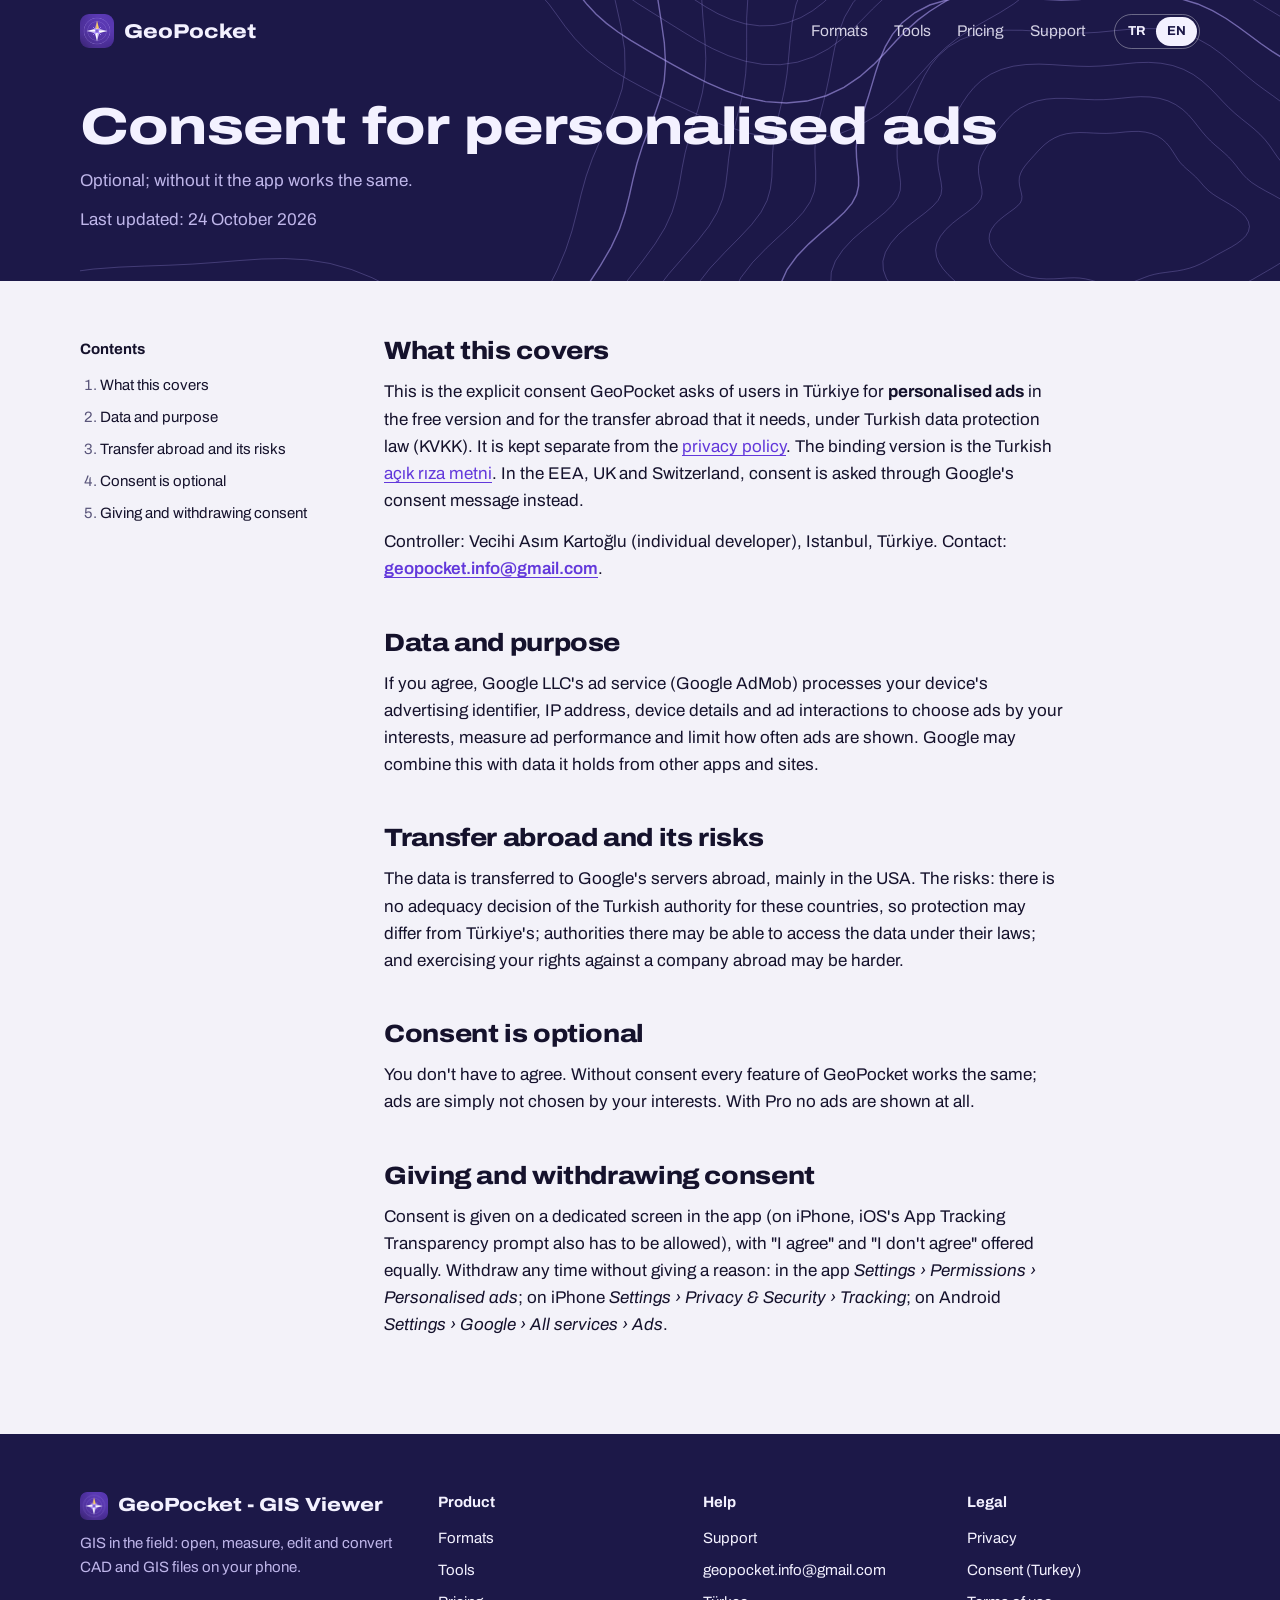
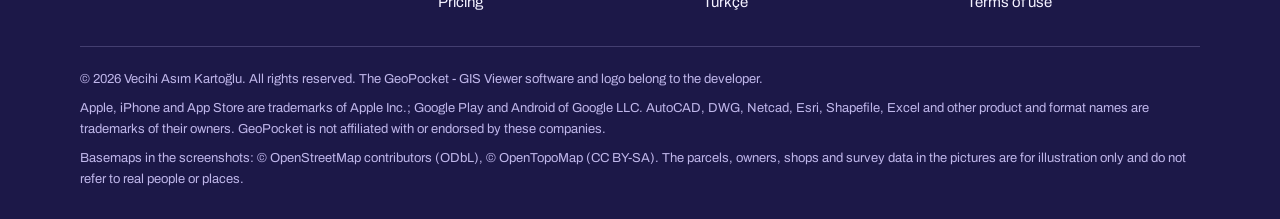
<file: en/consent.html>
<!doctype html>
<html lang="en">
<head>
<meta charset="utf-8">
<meta name="viewport" content="width=device-width, initial-scale=1, viewport-fit=cover">
<title>Consent for Personalised Ads — GeoPocket - GIS Viewer</title>
<meta name="description" content="The explicit consent GeoPocket asks for personalised ads and the related transfer abroad.">
<link rel="canonical" href="https://vecihiasim.github.io/geopocket/en/consent.html">
<link rel="alternate" hreflang="tr" href="https://vecihiasim.github.io/geopocket/acik-riza.html">
<link rel="alternate" hreflang="en" href="https://vecihiasim.github.io/geopocket/en/consent.html">
<link rel="alternate" hreflang="x-default" href="https://vecihiasim.github.io/geopocket/acik-riza.html">
<meta property="og:type" content="website">
<meta property="og:title" content="Consent for Personalised Ads — GeoPocket - GIS Viewer">
<meta property="og:description" content="The explicit consent GeoPocket asks for personalised ads and the related transfer abroad.">
<meta property="og:url" content="https://vecihiasim.github.io/geopocket/en/consent.html">
<meta property="og:image" content="https://vecihiasim.github.io/geopocket/img/icon-192.png">
<meta name="theme-color" content="#1c1848">
<link rel="icon" type="image/png" sizes="64x64" href="../img/icon-64.png">
<link rel="apple-touch-icon" href="../img/icon-192.png">
<link rel="preconnect" href="https://fonts.googleapis.com">
<link rel="preconnect" href="https://fonts.gstatic.com" crossorigin>
<link rel="stylesheet" href="https://fonts.googleapis.com/css2?family=Archivo:ital,wdth,wght@0,62..125,400..800;1,100,400&display=swap">
<link rel="stylesheet" href="../style.css">
</head>
<body>
<a class="skip" href="#main">Skip to content</a>
<div class="sheet sub">
<header class="site-head"><div class="wrap">
  <a class="brand" href="index.html"><img src="../img/icon-64.png" alt="" width="36" height="36">GeoPocket</a>
  <nav class="site-nav" aria-label="Menu"><a href="index.html#formats">Formats</a><a href="index.html#tools">Tools</a><a href="index.html#pricing">Pricing</a><a href="support.html">Support</a></nav>
  <div class="lang-switch" role="group" aria-label="Language"><a href="../acik-riza.html" hreflang="tr" lang="tr">TR</a><span aria-current="true">EN</span></div>
</div></header>
<div class="wrap doc-title"><h1>Consent for personalised ads</h1><p>Optional; without it the app works the same.</p><p>Last updated: 24 October 2026</p></div>
</div>
<main id="main">
<div class="wrap doc"><nav class="toc" aria-label="Contents"><p>Contents</p><ol><li><a href="#scope">What this covers</a></li><li><a href="#data">Data and purpose</a></li><li><a href="#transfer">Transfer abroad and its risks</a></li><li><a href="#optional">Consent is optional</a></li><li><a href="#how">Giving and withdrawing consent</a></li></ol></nav><article><h2 id="scope">What this covers</h2>
<p>This is the explicit consent GeoPocket asks of users in Türkiye for <strong>personalised ads</strong> in the free
version and for the transfer abroad that it needs, under Turkish data protection law (KVKK). It is kept separate from
the <a href="privacy.html">privacy policy</a>. The binding version is the Turkish
<a href="../acik-riza.html">açık rıza metni</a>. In the EEA, UK and Switzerland, consent is asked through Google's
consent message instead.</p>
<p>Controller: Vecihi Asım Kartoğlu (individual developer), Istanbul, Türkiye. Contact: <a class="mail" href="mailto:geopocket.info@gmail.com">geopocket.info@gmail.com</a>.</p><h2 id="data">Data and purpose</h2>
<p>If you agree, Google LLC's ad service (Google AdMob) processes your device's advertising identifier, IP address, device
details and ad interactions to choose ads by your interests, measure ad performance and limit how often ads are shown.
Google may combine this with data it holds from other apps and sites.</p><h2 id="transfer">Transfer abroad and its risks</h2>
<p>The data is transferred to Google's servers abroad, mainly in the USA. The risks: there is no adequacy decision of the
Turkish authority for these countries, so protection may differ from Türkiye's; authorities there may be able to access
the data under their laws; and exercising your rights against a company abroad may be harder.</p><h2 id="optional">Consent is optional</h2>
<p>You don't have to agree. Without consent every feature of GeoPocket works the same; ads are simply not chosen by your
interests. With Pro no ads are shown at all.</p><h2 id="how">Giving and withdrawing consent</h2>
<p>Consent is given on a dedicated screen in the app (on iPhone, iOS's App Tracking Transparency prompt also has to be
allowed), with "I agree" and "I don't agree" offered equally. Withdraw any time without giving a reason: in the app
<em>Settings › Permissions › Personalised ads</em>; on iPhone <em>Settings › Privacy &amp; Security › Tracking</em>; on Android
<em>Settings › Google › All services › Ads</em>.</p></article></div>
</main>
<footer class="site-foot"><div class="wrap">
  <div class="foot-grid">
    <div><p class="b"><img src="../img/icon-64.png" alt="" width="28" height="28">GeoPocket - GIS Viewer</p><p>GIS in the field: open, measure, edit and convert CAD and GIS files on your phone.</p></div>
    <div><h4>Product</h4><ul>
      <li><a href="index.html#formats">Formats</a></li>
      <li><a href="index.html#tools">Tools</a></li>
      <li><a href="index.html#pricing">Pricing</a></li></ul></div>
    <div><h4>Help</h4><ul>
      <li><a href="support.html">Support</a></li>
      <li><a href="mailto:geopocket.info@gmail.com">geopocket.info@gmail.com</a></li>
      <li><a href="../acik-riza.html" hreflang="tr" lang="tr">Türkçe</a></li></ul></div>
    <div><h4>Legal</h4><ul>
      <li><a href="privacy.html">Privacy</a></li>
      <li><a href="consent.html">Consent (Turkey)</a></li>
      <li><a href="terms.html">Terms of use</a></li></ul></div>
  </div>
  <div class="legal-line"><p>© 2026 Vecihi Asım Kartoğlu. All rights reserved. The GeoPocket - GIS Viewer software and logo belong to the developer.</p><p>Apple, iPhone and App Store are trademarks of Apple Inc.; Google Play and Android of Google LLC. AutoCAD, DWG, Netcad, Esri, Shapefile, Excel and other product and format names are trademarks of their owners. GeoPocket is not affiliated with or endorsed by these companies.</p><p>Basemaps in the screenshots: © OpenStreetMap contributors (ODbL), © OpenTopoMap (CC BY-SA). The parcels, owners, shops and survey data in the pictures are for illustration only and do not refer to real people or places.</p></div>
</div></footer>

</body>
</html>
</file>
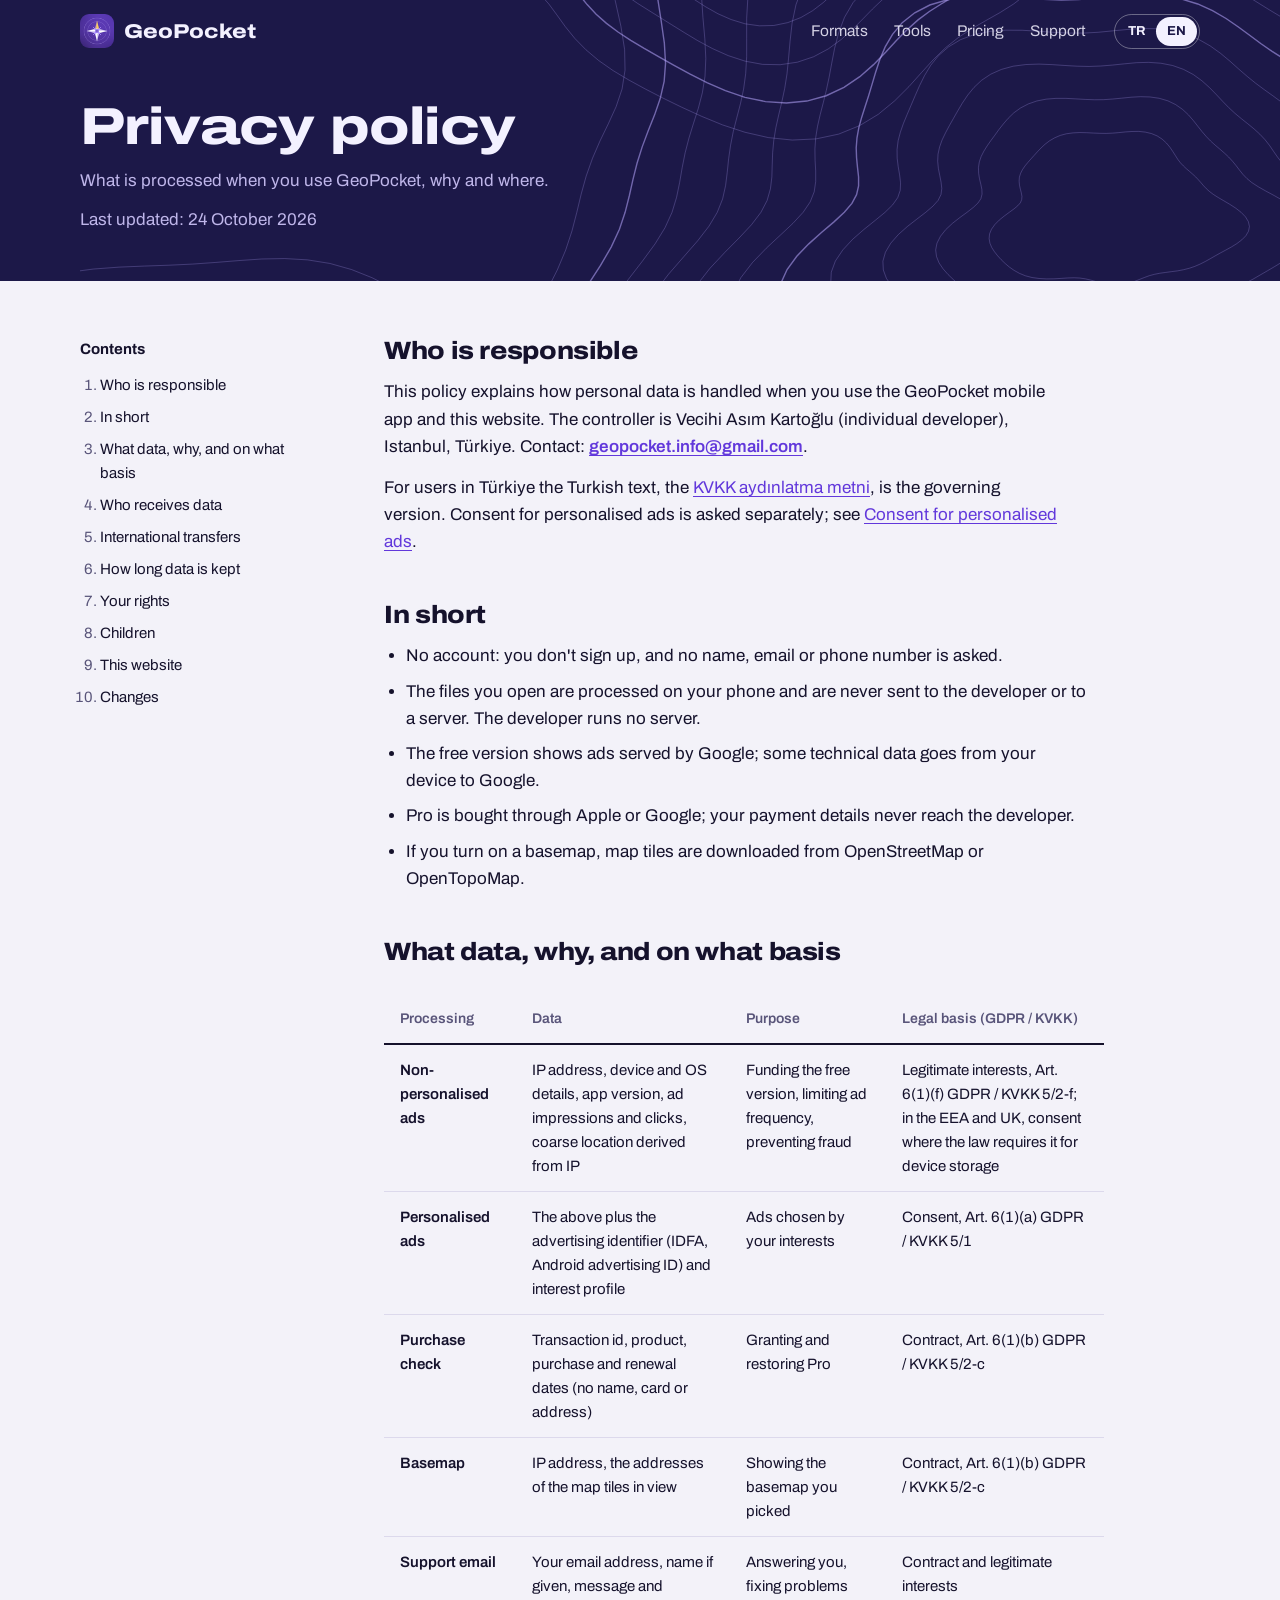
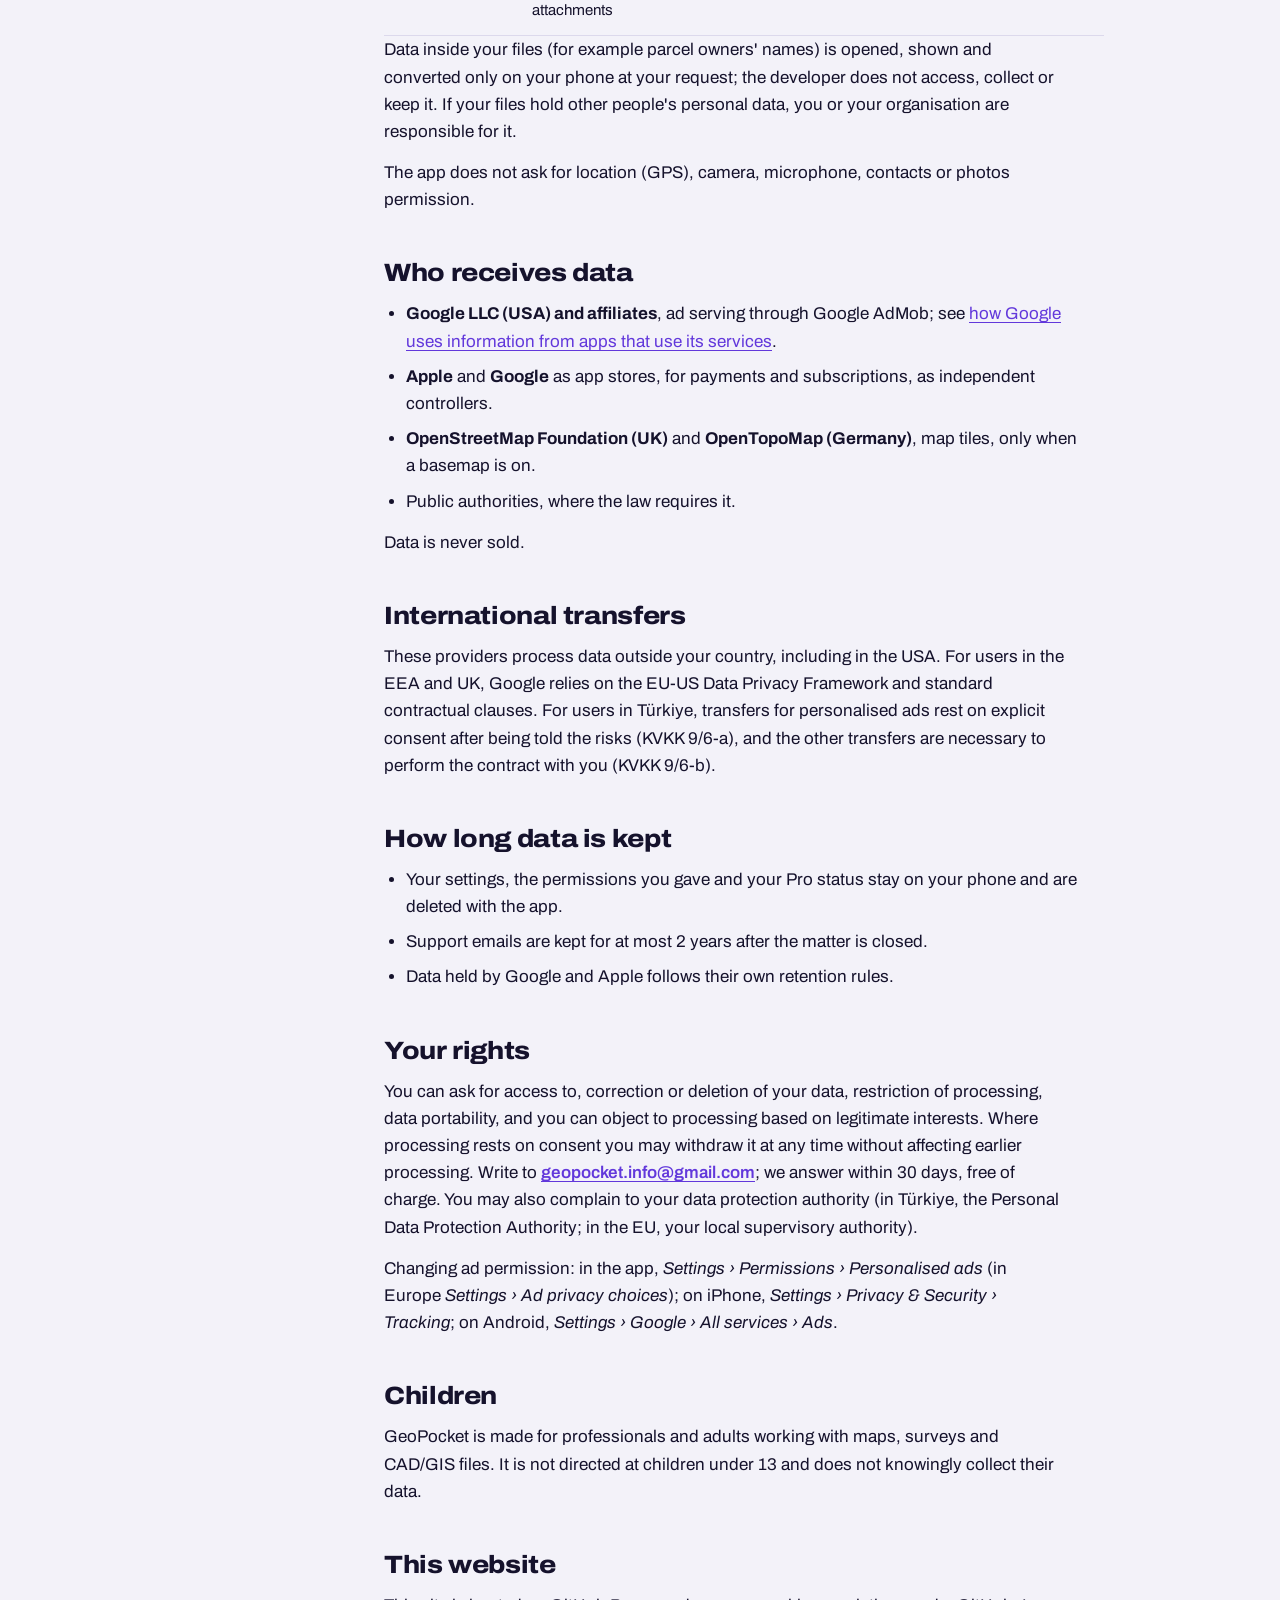
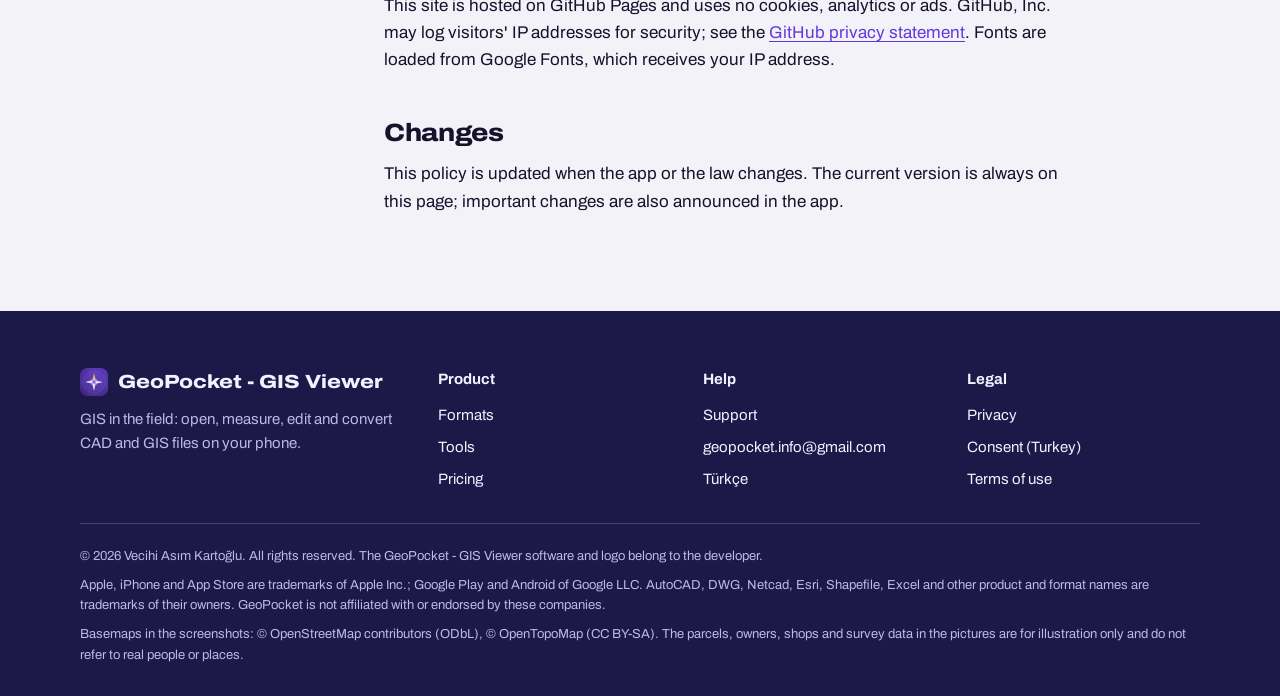
<file: en/privacy.html>
<!doctype html>
<html lang="en">
<head>
<meta charset="utf-8">
<meta name="viewport" content="width=device-width, initial-scale=1, viewport-fit=cover">
<title>Privacy Policy — GeoPocket - GIS Viewer</title>
<meta name="description" content="What data GeoPocket processes, why, who receives it and your rights.">
<link rel="canonical" href="https://vecihiasim.github.io/geopocket/en/privacy.html">
<link rel="alternate" hreflang="tr" href="https://vecihiasim.github.io/geopocket/gizlilik.html">
<link rel="alternate" hreflang="en" href="https://vecihiasim.github.io/geopocket/en/privacy.html">
<link rel="alternate" hreflang="x-default" href="https://vecihiasim.github.io/geopocket/gizlilik.html">
<meta property="og:type" content="website">
<meta property="og:title" content="Privacy Policy — GeoPocket - GIS Viewer">
<meta property="og:description" content="What data GeoPocket processes, why, who receives it and your rights.">
<meta property="og:url" content="https://vecihiasim.github.io/geopocket/en/privacy.html">
<meta property="og:image" content="https://vecihiasim.github.io/geopocket/img/icon-192.png">
<meta name="theme-color" content="#1c1848">
<link rel="icon" type="image/png" sizes="64x64" href="../img/icon-64.png">
<link rel="apple-touch-icon" href="../img/icon-192.png">
<link rel="preconnect" href="https://fonts.googleapis.com">
<link rel="preconnect" href="https://fonts.gstatic.com" crossorigin>
<link rel="stylesheet" href="https://fonts.googleapis.com/css2?family=Archivo:ital,wdth,wght@0,62..125,400..800;1,100,400&display=swap">
<link rel="stylesheet" href="../style.css">
</head>
<body>
<a class="skip" href="#main">Skip to content</a>
<div class="sheet sub">
<header class="site-head"><div class="wrap">
  <a class="brand" href="index.html"><img src="../img/icon-64.png" alt="" width="36" height="36">GeoPocket</a>
  <nav class="site-nav" aria-label="Menu"><a href="index.html#formats">Formats</a><a href="index.html#tools">Tools</a><a href="index.html#pricing">Pricing</a><a href="support.html">Support</a></nav>
  <div class="lang-switch" role="group" aria-label="Language"><a href="../gizlilik.html" hreflang="tr" lang="tr">TR</a><span aria-current="true">EN</span></div>
</div></header>
<div class="wrap doc-title"><h1>Privacy policy</h1><p>What is processed when you use GeoPocket, why and where.</p><p>Last updated: 24 October 2026</p></div>
</div>
<main id="main">
<div class="wrap doc"><nav class="toc" aria-label="Contents"><p>Contents</p><ol><li><a href="#controller">Who is responsible</a></li><li><a href="#short">In short</a></li><li><a href="#data">What data, why, and on what basis</a></li><li><a href="#recipients">Who receives data</a></li><li><a href="#transfers">International transfers</a></li><li><a href="#retention">How long data is kept</a></li><li><a href="#rights">Your rights</a></li><li><a href="#children">Children</a></li><li><a href="#website">This website</a></li><li><a href="#changes">Changes</a></li></ol></nav><article><h2 id="controller">Who is responsible</h2>
<p>This policy explains how personal data is handled when you use the GeoPocket mobile app and this website. The
controller is Vecihi Asım Kartoğlu (individual developer), Istanbul, Türkiye. Contact: <a class="mail" href="mailto:geopocket.info@gmail.com">geopocket.info@gmail.com</a>.</p>
<p>For users in Türkiye the Turkish text, the <a href="../gizlilik.html">KVKK aydınlatma metni</a>, is the governing version.
Consent for personalised ads is asked separately; see <a href="consent.html">Consent for personalised ads</a>.</p><h2 id="short">In short</h2>
<ul>
<li>No account: you don't sign up, and no name, email or phone number is asked.</li>
<li>The files you open are processed on your phone and are never sent to the developer or to a server. The developer runs no server.</li>
<li>The free version shows ads served by Google; some technical data goes from your device to Google.</li>
<li>Pro is bought through Apple or Google; your payment details never reach the developer.</li>
<li>If you turn on a basemap, map tiles are downloaded from OpenStreetMap or OpenTopoMap.</li>
</ul><h2 id="data">What data, why, and on what basis</h2>
<div class="scroll"><table>
<thead><tr><th scope="col">Processing</th><th scope="col">Data</th><th scope="col">Purpose</th><th scope="col">Legal basis (GDPR / KVKK)</th></tr></thead>
<tbody>
<tr><th scope="row">Non-personalised ads</th><td data-label="Data">IP address, device and OS details, app version, ad impressions and clicks, coarse location derived from IP</td><td data-label="Purpose">Funding the free version, limiting ad frequency, preventing fraud</td><td data-label="Legal basis (GDPR / KVKK)">Legitimate interests, Art. 6(1)(f) GDPR / KVKK 5/2-f; in the EEA and UK, consent where the law requires it for device storage</td></tr>
<tr><th scope="row">Personalised ads</th><td data-label="Data">The above plus the advertising identifier (IDFA, Android advertising ID) and interest profile</td><td data-label="Purpose">Ads chosen by your interests</td><td data-label="Legal basis (GDPR / KVKK)">Consent, Art. 6(1)(a) GDPR / KVKK 5/1</td></tr>
<tr><th scope="row">Purchase check</th><td data-label="Data">Transaction id, product, purchase and renewal dates (no name, card or address)</td><td data-label="Purpose">Granting and restoring Pro</td><td data-label="Legal basis (GDPR / KVKK)">Contract, Art. 6(1)(b) GDPR / KVKK 5/2-c</td></tr>
<tr><th scope="row">Basemap</th><td data-label="Data">IP address, the addresses of the map tiles in view</td><td data-label="Purpose">Showing the basemap you picked</td><td data-label="Legal basis (GDPR / KVKK)">Contract, Art. 6(1)(b) GDPR / KVKK 5/2-c</td></tr>
<tr><th scope="row">Support email</th><td data-label="Data">Your email address, name if given, message and attachments</td><td data-label="Purpose">Answering you, fixing problems</td><td data-label="Legal basis (GDPR / KVKK)">Contract and legitimate interests</td></tr>
</tbody></table></div>
<p>Data inside your files (for example parcel owners' names) is opened, shown and converted only on your phone at your
request; the developer does not access, collect or keep it. If your files hold other people's personal data, you or your
organisation are responsible for it.</p>
<p>The app does not ask for location (GPS), camera, microphone, contacts or photos permission.</p><h2 id="recipients">Who receives data</h2>
<ul>
<li><strong>Google LLC (USA) and affiliates</strong>, ad serving through Google AdMob; see
<a href="https://policies.google.com/technologies/partner-sites" rel="noopener">how Google uses information from apps that use its services</a>.</li>
<li><strong>Apple</strong> and <strong>Google</strong> as app stores, for payments and subscriptions, as independent controllers.</li>
<li><strong>OpenStreetMap Foundation (UK)</strong> and <strong>OpenTopoMap (Germany)</strong>, map tiles, only when a basemap is on.</li>
<li>Public authorities, where the law requires it.</li>
</ul>
<p>Data is never sold.</p><h2 id="transfers">International transfers</h2>
<p>These providers process data outside your country, including in the USA. For users in the EEA and UK, Google relies on
the EU-US Data Privacy Framework and standard contractual clauses. For users in Türkiye, transfers for personalised ads rest
on explicit consent after being told the risks (KVKK 9/6-a), and the other transfers are necessary to perform the
contract with you (KVKK 9/6-b).</p><h2 id="retention">How long data is kept</h2>
<ul>
<li>Your settings, the permissions you gave and your Pro status stay on your phone and are deleted with the app.</li>
<li>Support emails are kept for at most 2 years after the matter is closed.</li>
<li>Data held by Google and Apple follows their own retention rules.</li>
</ul><h2 id="rights">Your rights</h2>
<p>You can ask for access to, correction or deletion of your data, restriction of processing, data portability, and you
can object to processing based on legitimate interests. Where processing rests on consent you may withdraw it at any time
without affecting earlier processing. Write to <a class="mail" href="mailto:geopocket.info@gmail.com">geopocket.info@gmail.com</a>; we answer within 30 days, free of charge. You may also complain to
your data protection authority (in Türkiye, the Personal Data Protection Authority; in the EU, your local supervisory
authority).</p>
<p>Changing ad permission: in the app, <em>Settings › Permissions › Personalised ads</em> (in Europe <em>Settings › Ad privacy choices</em>); on iPhone,
<em>Settings › Privacy &amp; Security › Tracking</em>; on Android, <em>Settings › Google › All services › Ads</em>.</p><h2 id="children">Children</h2>
<p>GeoPocket is made for professionals and adults working with maps, surveys and CAD/GIS files. It is not directed at
children under 13 and does not knowingly collect their data.</p><h2 id="website">This website</h2>
<p>This site is hosted on GitHub Pages and uses no cookies, analytics or ads. GitHub, Inc. may log visitors' IP addresses
for security; see the <a href="https://docs.github.com/en/site-policy/privacy-policies/github-general-privacy-statement" rel="noopener">GitHub privacy statement</a>.
Fonts are loaded from Google Fonts, which receives your IP address.</p><h2 id="changes">Changes</h2>
<p>This policy is updated when the app or the law changes. The current version is always on this page; important changes
are also announced in the app.</p></article></div>
</main>
<footer class="site-foot"><div class="wrap">
  <div class="foot-grid">
    <div><p class="b"><img src="../img/icon-64.png" alt="" width="28" height="28">GeoPocket - GIS Viewer</p><p>GIS in the field: open, measure, edit and convert CAD and GIS files on your phone.</p></div>
    <div><h4>Product</h4><ul>
      <li><a href="index.html#formats">Formats</a></li>
      <li><a href="index.html#tools">Tools</a></li>
      <li><a href="index.html#pricing">Pricing</a></li></ul></div>
    <div><h4>Help</h4><ul>
      <li><a href="support.html">Support</a></li>
      <li><a href="mailto:geopocket.info@gmail.com">geopocket.info@gmail.com</a></li>
      <li><a href="../gizlilik.html" hreflang="tr" lang="tr">Türkçe</a></li></ul></div>
    <div><h4>Legal</h4><ul>
      <li><a href="privacy.html">Privacy</a></li>
      <li><a href="consent.html">Consent (Turkey)</a></li>
      <li><a href="terms.html">Terms of use</a></li></ul></div>
  </div>
  <div class="legal-line"><p>© 2026 Vecihi Asım Kartoğlu. All rights reserved. The GeoPocket - GIS Viewer software and logo belong to the developer.</p><p>Apple, iPhone and App Store are trademarks of Apple Inc.; Google Play and Android of Google LLC. AutoCAD, DWG, Netcad, Esri, Shapefile, Excel and other product and format names are trademarks of their owners. GeoPocket is not affiliated with or endorsed by these companies.</p><p>Basemaps in the screenshots: © OpenStreetMap contributors (ODbL), © OpenTopoMap (CC BY-SA). The parcels, owners, shops and survey data in the pictures are for illustration only and do not refer to real people or places.</p></div>
</div></footer>

</body>
</html>
</file>
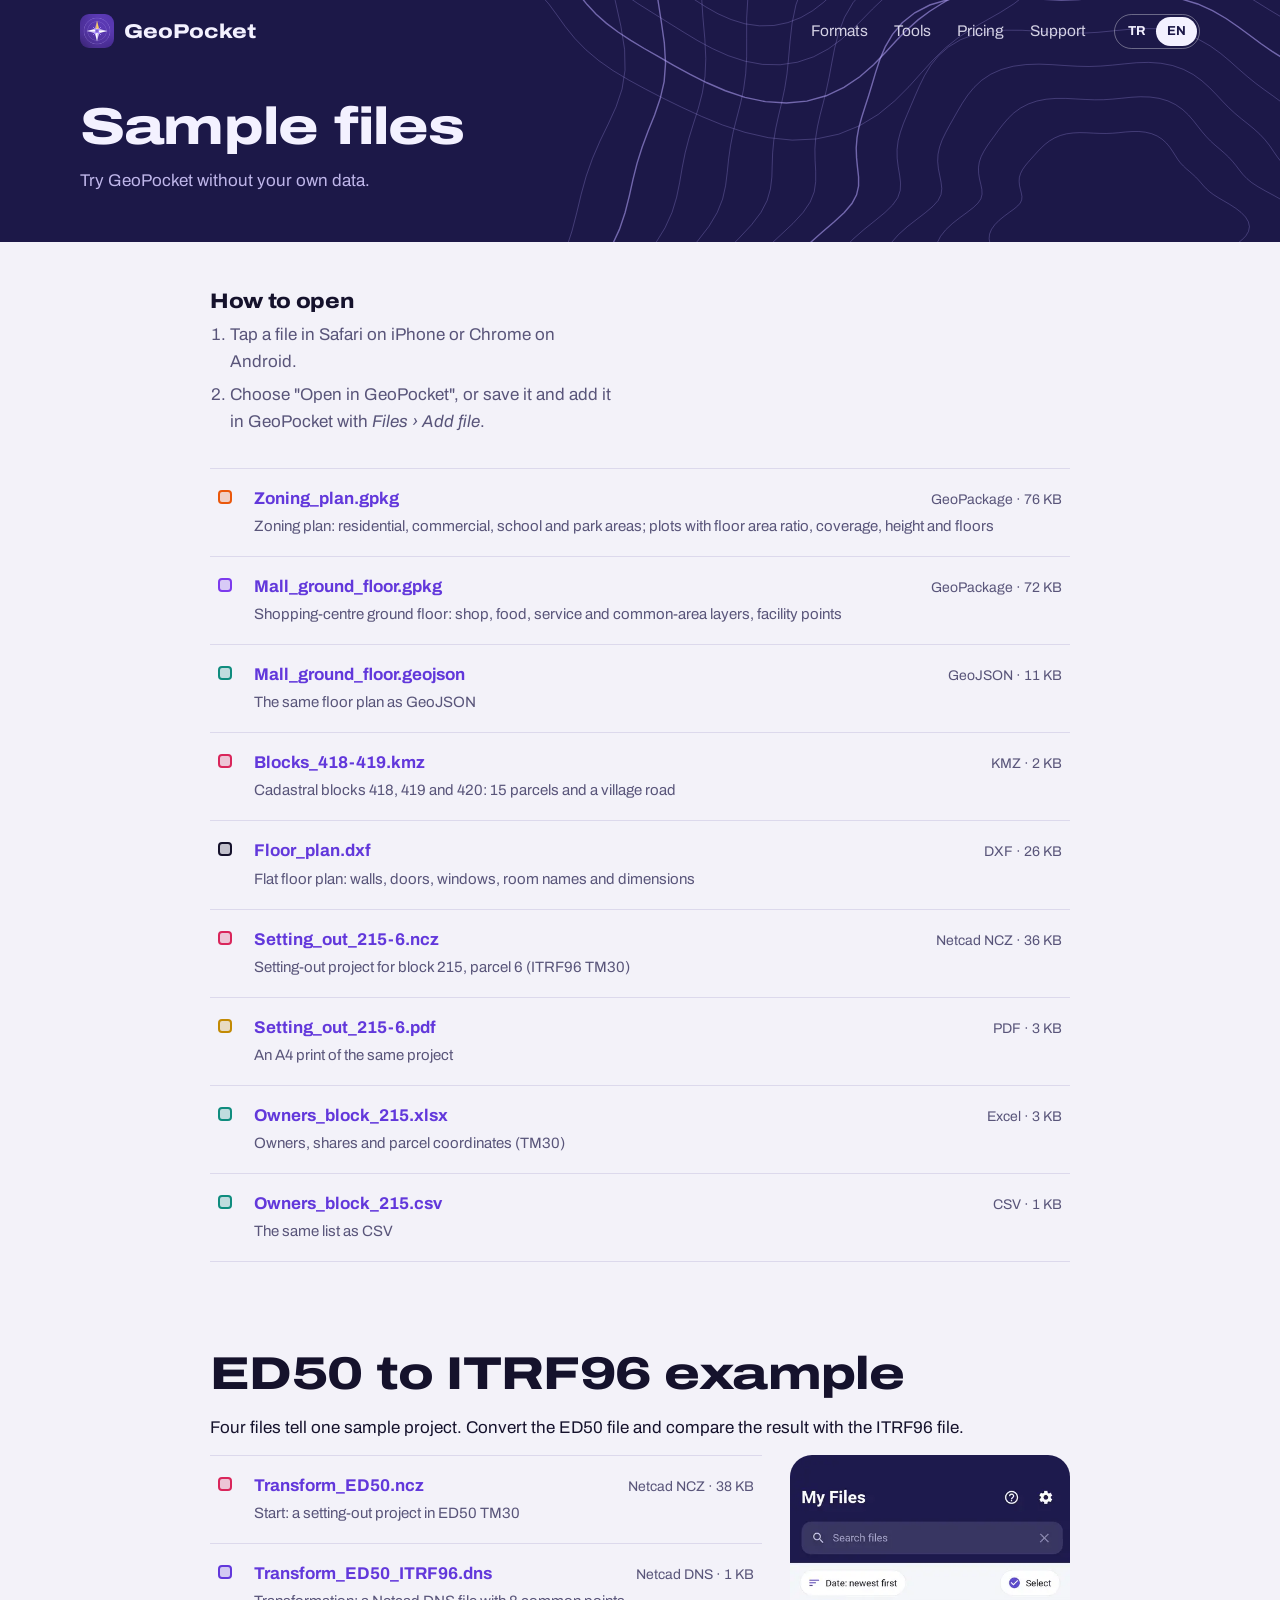
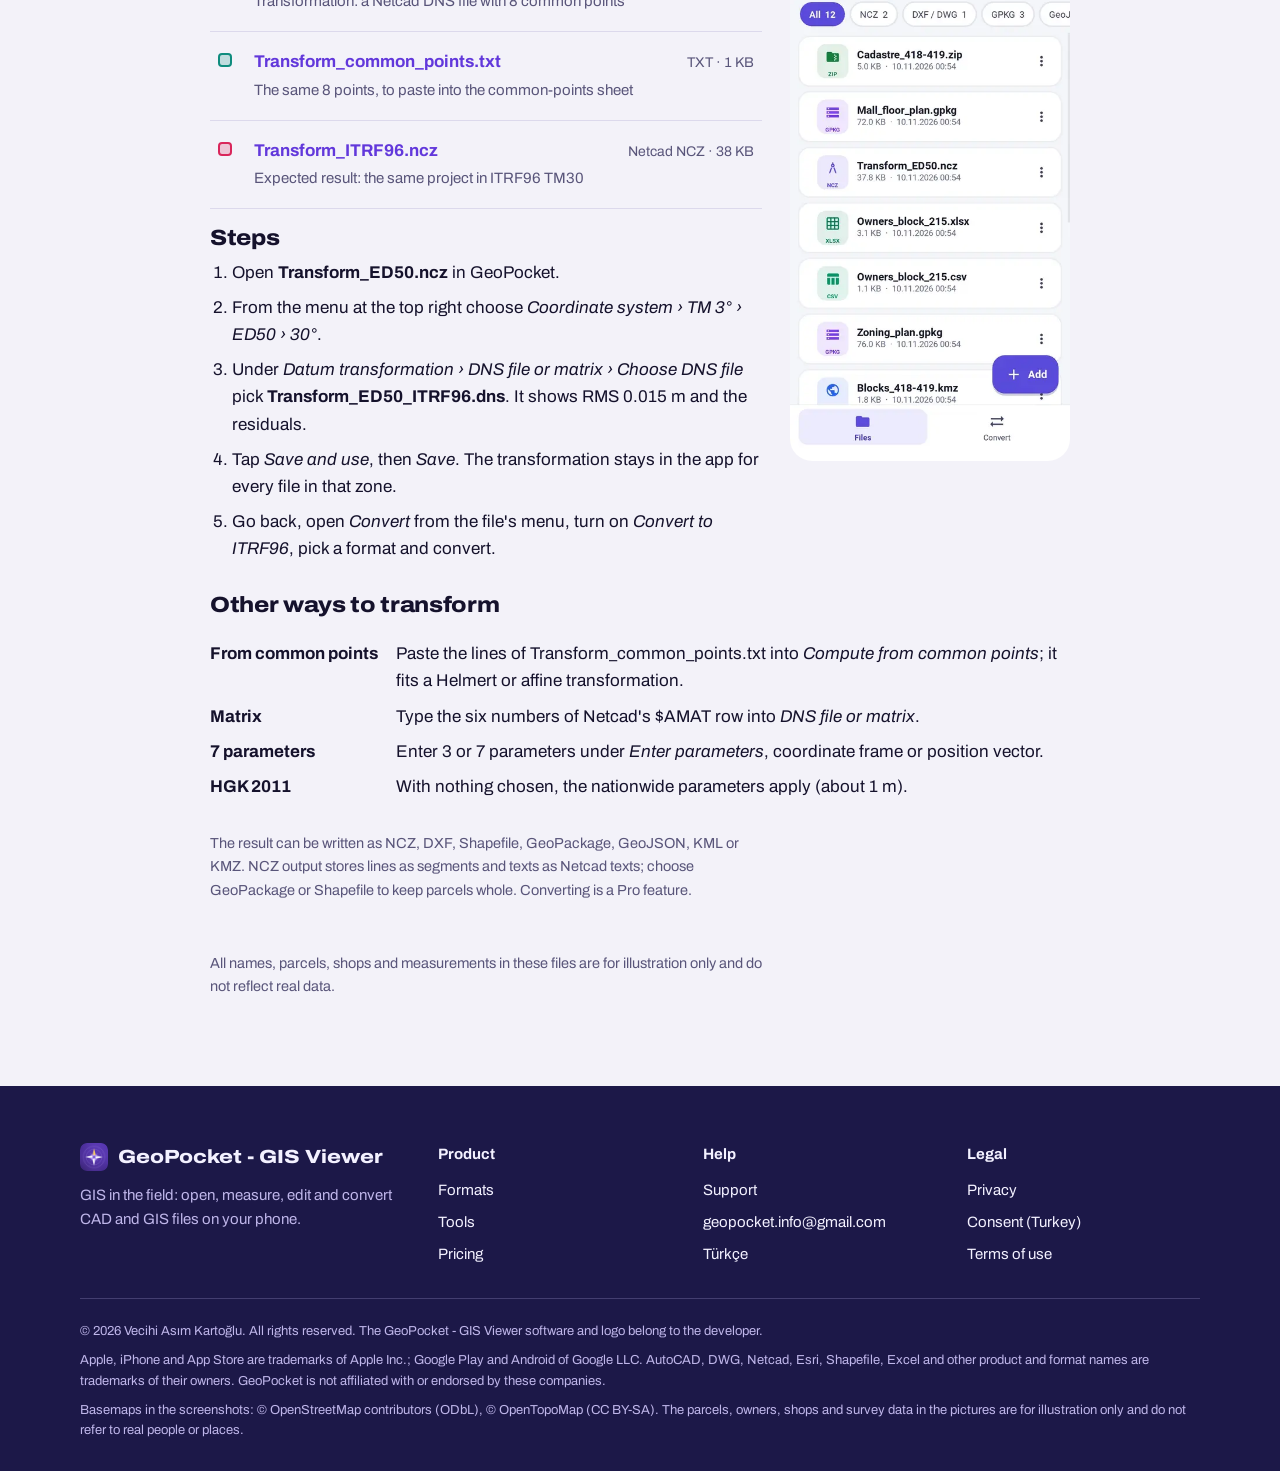
<file: en/samples.html>
<!doctype html>
<html lang="en">
<head>
<meta charset="utf-8">
<meta name="viewport" content="width=device-width, initial-scale=1, viewport-fit=cover">
<title>Sample files – GeoPocket - GIS Viewer</title>
<meta name="description" content="Sample files to try GeoPocket: GeoPackage, GeoJSON, KMZ, DXF, NCZ, CSV, Excel, PDF and an ED50 to ITRF96 DNS conversion.">
<link rel="canonical" href="https://vecihiasim.github.io/geopocket/en/samples.html">
<link rel="alternate" hreflang="tr" href="https://vecihiasim.github.io/geopocket/ornek-dosyalar.html">
<link rel="alternate" hreflang="en" href="https://vecihiasim.github.io/geopocket/en/samples.html">
<link rel="alternate" hreflang="x-default" href="https://vecihiasim.github.io/geopocket/ornek-dosyalar.html">
<meta property="og:type" content="website">
<meta property="og:title" content="Sample files – GeoPocket - GIS Viewer">
<meta property="og:description" content="Sample files to try GeoPocket: GeoPackage, GeoJSON, KMZ, DXF, NCZ, CSV, Excel, PDF and an ED50 to ITRF96 DNS conversion.">
<meta property="og:url" content="https://vecihiasim.github.io/geopocket/en/samples.html">
<meta property="og:image" content="https://vecihiasim.github.io/geopocket/img/icon-192.png">
<meta name="theme-color" content="#1c1848">
<link rel="icon" type="image/png" sizes="64x64" href="../img/icon-64.png">
<link rel="apple-touch-icon" href="../img/icon-192.png">
<link rel="preconnect" href="https://fonts.googleapis.com">
<link rel="preconnect" href="https://fonts.gstatic.com" crossorigin>
<link rel="stylesheet" href="https://fonts.googleapis.com/css2?family=Archivo:ital,wdth,wght@0,62..125,400..800;1,100,400&display=swap">
<link rel="stylesheet" href="../style.css">
</head>
<body>
<a class="skip" href="#main">Skip to content</a>
<div class="sheet sub">
<header class="site-head"><div class="wrap">
  <a class="brand" href="index.html"><img src="../img/icon-64.png" alt="" width="36" height="36">GeoPocket</a>
  <nav class="site-nav" aria-label="Menu"><a href="index.html#formats">Formats</a><a href="index.html#tools">Tools</a><a href="index.html#pricing">Pricing</a><a href="support.html">Support</a></nav>
  <div class="lang-switch" role="group" aria-label="Language"><a href="../ornek-dosyalar.html" hreflang="tr" lang="tr">TR</a><span aria-current="true">EN</span></div>
</div></header>
<div class="wrap doc-title"><h1>Sample files</h1><p>Try GeoPocket without your own data.</p></div>
</div>
<main id="main">
<div class="wrap samples">
  <div class="how"><div><h2>How to open</h2><ol><li>Tap a file in Safari on iPhone or Chrome on Android.</li><li>Choose "Open in GeoPocket", or save it and add it in GeoPocket with <i>Files › Add file</i>.</li></ol></div></div>
  <ul class="files"><li><a class="file" href="../samples/Zoning_plan.gpkg" download><span class="sw" style="--c:#ea580c"></span><span class="fn">Zoning_plan.gpkg</span><span class="meta">GeoPackage · 76 KB</span><span class="d">Zoning plan: residential, commercial, school and park areas; plots with floor area ratio, coverage, height and floors</span></a></li><li><a class="file" href="../samples/Mall_ground_floor.gpkg" download><span class="sw" style="--c:#7c3aed"></span><span class="fn">Mall_ground_floor.gpkg</span><span class="meta">GeoPackage · 72 KB</span><span class="d">Shopping-centre ground floor: shop, food, service and common-area layers, facility points</span></a></li><li><a class="file" href="../samples/Mall_ground_floor.geojson" download><span class="sw" style="--c:#0f8c7e"></span><span class="fn">Mall_ground_floor.geojson</span><span class="meta">GeoJSON · 11 KB</span><span class="d">The same floor plan as GeoJSON</span></a></li><li><a class="file" href="../samples/Blocks_418-419.kmz" download><span class="sw" style="--c:#d9265b"></span><span class="fn">Blocks_418-419.kmz</span><span class="meta">KMZ · 2 KB</span><span class="d">Cadastral blocks 418, 419 and 420: 15 parcels and a village road</span></a></li><li><a class="file" href="../samples/Floor_plan.dxf" download><span class="sw" style="--c:#15122c"></span><span class="fn">Floor_plan.dxf</span><span class="meta">DXF · 26 KB</span><span class="d">Flat floor plan: walls, doors, windows, room names and dimensions</span></a></li><li><a class="file" href="../samples/Setting_out_215-6.ncz" download><span class="sw" style="--c:#d9265b"></span><span class="fn">Setting_out_215-6.ncz</span><span class="meta">Netcad NCZ · 36 KB</span><span class="d">Setting-out project for block 215, parcel 6 (ITRF96 TM30)</span></a></li><li><a class="file" href="../samples/Setting_out_215-6.pdf" download><span class="sw" style="--c:#c28a04"></span><span class="fn">Setting_out_215-6.pdf</span><span class="meta">PDF · 3 KB</span><span class="d">An A4 print of the same project</span></a></li><li><a class="file" href="../samples/Owners_block_215.xlsx" download><span class="sw" style="--c:#0f8c7e"></span><span class="fn">Owners_block_215.xlsx</span><span class="meta">Excel · 3 KB</span><span class="d">Owners, shares and parcel coordinates (TM30)</span></a></li><li><a class="file" href="../samples/Owners_block_215.csv" download><span class="sw" style="--c:#0f8c7e"></span><span class="fn">Owners_block_215.csv</span><span class="meta">CSV · 1 KB</span><span class="d">The same list as CSV</span></a></li></ul>
  <section class="transform" id="transform">
  <h2>ED50 to ITRF96 example</h2>
  <p>Four files tell one sample project. Convert the ED50 file and compare the result with the ITRF96 file.</p>
  <div class="transform-grid">
    <div>
      <ul class="files"><li><a class="file" href="../samples/Transform_ED50.ncz" download><span class="sw" style="--c:#d9265b"></span><span class="fn">Transform_ED50.ncz</span><span class="meta">Netcad NCZ · 38 KB</span><span class="d">Start: a setting-out project in ED50 TM30</span></a></li><li><a class="file" href="../samples/Transform_ED50_ITRF96.dns" download><span class="sw" style="--c:#6238db"></span><span class="fn">Transform_ED50_ITRF96.dns</span><span class="meta">Netcad DNS · 1 KB</span><span class="d">Transformation: a Netcad DNS file with 8 common points</span></a></li><li><a class="file" href="../samples/Transform_common_points.txt" download><span class="sw" style="--c:#0f8c7e"></span><span class="fn">Transform_common_points.txt</span><span class="meta">TXT · 1 KB</span><span class="d">The same 8 points, to paste into the common-points sheet</span></a></li><li><a class="file" href="../samples/Transform_ITRF96.ncz" download><span class="sw" style="--c:#d9265b"></span><span class="fn">Transform_ITRF96.ncz</span><span class="meta">Netcad NCZ · 38 KB</span><span class="d">Expected result: the same project in ITRF96 TM30</span></a></li></ul>
      <h3>Steps</h3>
      <ol><li>Open <b>Transform_ED50.ncz</b> in GeoPocket.</li><li>From the menu at the top right choose <i>Coordinate system › TM 3° › ED50 › 30°</i>.</li><li>Under <i>Datum transformation › DNS file or matrix › Choose DNS file</i> pick <b>Transform_ED50_ITRF96.dns</b>. It shows RMS 0.015 m and the residuals.</li><li>Tap <i>Save and use</i>, then <i>Save</i>. The transformation stays in the app for every file in that zone.</li><li>Go back, open <i>Convert</i> from the file's menu, turn on <i>Convert to ITRF96</i>, pick a format and convert.</li></ol>
    </div>
    <figure class="clip"><img src="../img/en/clip_dns.webp" width="480" height="1039" loading="lazy" alt="The DNS conversion in the app"></figure>
  </div>
  <h3>Other ways to transform</h3>
  <dl class="ways"><dt>From common points</dt><dd>Paste the lines of Transform_common_points.txt into <i>Compute from common points</i>; it fits a Helmert or affine transformation.</dd><dt>Matrix</dt><dd>Type the six numbers of Netcad's $AMAT row into <i>DNS file or matrix</i>.</dd><dt>7 parameters</dt><dd>Enter 3 or 7 parameters under <i>Enter parameters</i>, coordinate frame or position vector.</dd><dt>HGK 2011</dt><dd>With nothing chosen, the nationwide parameters apply (about 1 m).</dd></dl>
  <p class="note">The result can be written as NCZ, DXF, Shapefile, GeoPackage, GeoJSON, KML or KMZ. NCZ output stores lines as segments and texts as Netcad texts; choose GeoPackage or Shapefile to keep parcels whole. Converting is a Pro feature.</p>
</section>
  <p class="note">All names, parcels, shops and measurements in these files are for illustration only and do not reflect real data.</p>
</div>
</main>
<footer class="site-foot"><div class="wrap">
  <div class="foot-grid">
    <div><p class="b"><img src="../img/icon-64.png" alt="" width="28" height="28">GeoPocket - GIS Viewer</p><p>GIS in the field: open, measure, edit and convert CAD and GIS files on your phone.</p></div>
    <div><h4>Product</h4><ul>
      <li><a href="index.html#formats">Formats</a></li>
      <li><a href="index.html#tools">Tools</a></li>
      <li><a href="index.html#pricing">Pricing</a></li></ul></div>
    <div><h4>Help</h4><ul>
      <li><a href="support.html">Support</a></li>
      <li><a href="mailto:geopocket.info@gmail.com">geopocket.info@gmail.com</a></li>
      <li><a href="../ornek-dosyalar.html" hreflang="tr" lang="tr">Türkçe</a></li></ul></div>
    <div><h4>Legal</h4><ul>
      <li><a href="privacy.html">Privacy</a></li>
      <li><a href="consent.html">Consent (Turkey)</a></li>
      <li><a href="terms.html">Terms of use</a></li></ul></div>
  </div>
  <div class="legal-line"><p>© 2026 Vecihi Asım Kartoğlu. All rights reserved. The GeoPocket - GIS Viewer software and logo belong to the developer.</p><p>Apple, iPhone and App Store are trademarks of Apple Inc.; Google Play and Android of Google LLC. AutoCAD, DWG, Netcad, Esri, Shapefile, Excel and other product and format names are trademarks of their owners. GeoPocket is not affiliated with or endorsed by these companies.</p><p>Basemaps in the screenshots: © OpenStreetMap contributors (ODbL), © OpenTopoMap (CC BY-SA). The parcels, owners, shops and survey data in the pictures are for illustration only and do not refer to real people or places.</p></div>
</div></footer>

</body>
</html>
</file>
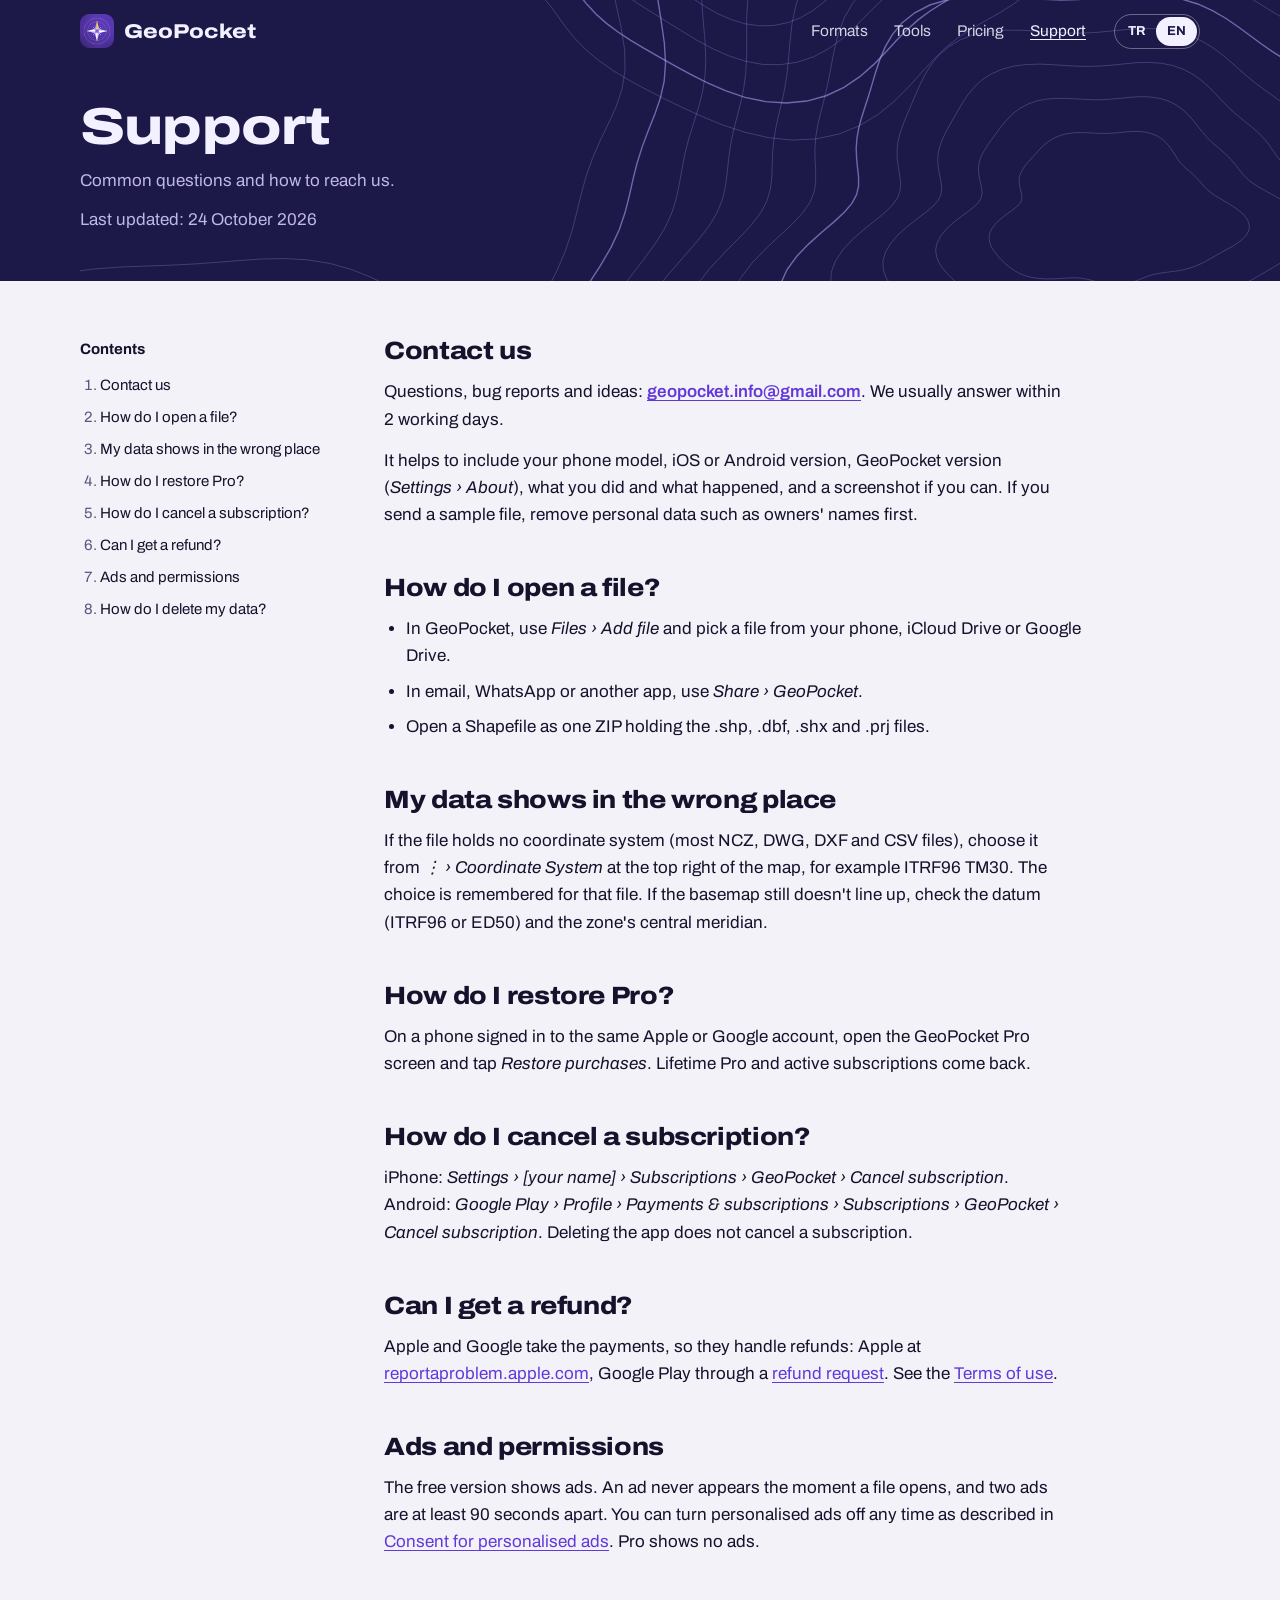
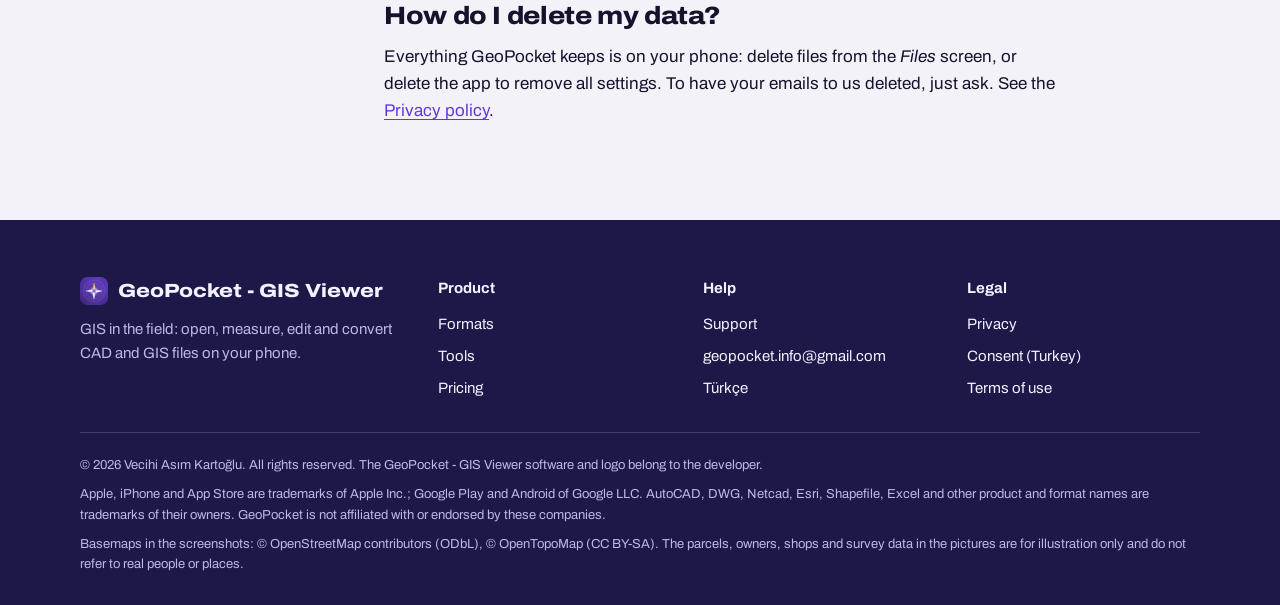
<file: en/support.html>
<!doctype html>
<html lang="en">
<head>
<meta charset="utf-8">
<meta name="viewport" content="width=device-width, initial-scale=1, viewport-fit=cover">
<title>Support — GeoPocket - GIS Viewer</title>
<meta name="description" content="GeoPocket support: opening files, coordinate systems, Pro, subscriptions and refunds.">
<link rel="canonical" href="https://vecihiasim.github.io/geopocket/en/support.html">
<link rel="alternate" hreflang="tr" href="https://vecihiasim.github.io/geopocket/destek.html">
<link rel="alternate" hreflang="en" href="https://vecihiasim.github.io/geopocket/en/support.html">
<link rel="alternate" hreflang="x-default" href="https://vecihiasim.github.io/geopocket/destek.html">
<meta property="og:type" content="website">
<meta property="og:title" content="Support — GeoPocket - GIS Viewer">
<meta property="og:description" content="GeoPocket support: opening files, coordinate systems, Pro, subscriptions and refunds.">
<meta property="og:url" content="https://vecihiasim.github.io/geopocket/en/support.html">
<meta property="og:image" content="https://vecihiasim.github.io/geopocket/img/icon-192.png">
<meta name="theme-color" content="#1c1848">
<link rel="icon" type="image/png" sizes="64x64" href="../img/icon-64.png">
<link rel="apple-touch-icon" href="../img/icon-192.png">
<link rel="preconnect" href="https://fonts.googleapis.com">
<link rel="preconnect" href="https://fonts.gstatic.com" crossorigin>
<link rel="stylesheet" href="https://fonts.googleapis.com/css2?family=Archivo:ital,wdth,wght@0,62..125,400..800;1,100,400&display=swap">
<link rel="stylesheet" href="../style.css">
</head>
<body>
<a class="skip" href="#main">Skip to content</a>
<div class="sheet sub">
<header class="site-head"><div class="wrap">
  <a class="brand" href="index.html"><img src="../img/icon-64.png" alt="" width="36" height="36">GeoPocket</a>
  <nav class="site-nav" aria-label="Menu"><a href="index.html#formats">Formats</a><a href="index.html#tools">Tools</a><a href="index.html#pricing">Pricing</a><a href="support.html" aria-current="page">Support</a></nav>
  <div class="lang-switch" role="group" aria-label="Language"><a href="../destek.html" hreflang="tr" lang="tr">TR</a><span aria-current="true">EN</span></div>
</div></header>
<div class="wrap doc-title"><h1>Support</h1><p>Common questions and how to reach us.</p><p>Last updated: 24 October 2026</p></div>
</div>
<main id="main">
<div class="wrap doc"><nav class="toc" aria-label="Contents"><p>Contents</p><ol><li><a href="#contact">Contact us</a></li><li><a href="#open">How do I open a file?</a></li><li><a href="#crs">My data shows in the wrong place</a></li><li><a href="#restore">How do I restore Pro?</a></li><li><a href="#cancel">How do I cancel a subscription?</a></li><li><a href="#refund">Can I get a refund?</a></li><li><a href="#ads">Ads and permissions</a></li><li><a href="#delete">How do I delete my data?</a></li></ol></nav><article><h2 id="contact">Contact us</h2>
<p>Questions, bug reports and ideas: <a class="mail" href="mailto:geopocket.info@gmail.com">geopocket.info@gmail.com</a>. We usually answer within 2 working days.</p>
<p>It helps to include your phone model, iOS or Android version, GeoPocket version (<em>Settings › About</em>), what you did
and what happened, and a screenshot if you can. If you send a sample file, remove personal data such as owners' names first.</p><h2 id="open">How do I open a file?</h2>
<ul>
<li>In GeoPocket, use <em>Files › Add file</em> and pick a file from your phone, iCloud Drive or Google Drive.</li>
<li>In email, WhatsApp or another app, use <em>Share › GeoPocket</em>.</li>
<li>Open a Shapefile as one ZIP holding the .shp, .dbf, .shx and .prj files.</li>
</ul><h2 id="crs">My data shows in the wrong place</h2>
<p>If the file holds no coordinate system (most NCZ, DWG, DXF and CSV files), choose it from <em>⋮ › Coordinate System</em>
at the top right of the map, for example ITRF96 TM30. The choice is remembered for that file. If the basemap still doesn't
line up, check the datum (ITRF96 or ED50) and the zone's central meridian.</p><h2 id="restore">How do I restore Pro?</h2>
<p>On a phone signed in to the same Apple or Google account, open the GeoPocket Pro screen and tap <em>Restore purchases</em>.
Lifetime Pro and active subscriptions come back.</p><h2 id="cancel">How do I cancel a subscription?</h2>
<p>iPhone: <em>Settings › [your name] › Subscriptions › GeoPocket › Cancel subscription</em>. Android: <em>Google Play ›
Profile › Payments &amp; subscriptions › Subscriptions › GeoPocket › Cancel subscription</em>. Deleting the app does not
cancel a subscription.</p><h2 id="refund">Can I get a refund?</h2>
<p>Apple and Google take the payments, so they handle refunds: Apple at
<a href="https://reportaproblem.apple.com" rel="noopener">reportaproblem.apple.com</a>, Google Play through a
<a href="https://support.google.com/googleplay/answer/2479637" rel="noopener">refund request</a>. See the
<a href="terms.html#refunds">Terms of use</a>.</p><h2 id="ads">Ads and permissions</h2>
<p>The free version shows ads. An ad never appears the moment a file opens, and two ads are at least 90 seconds apart.
You can turn personalised ads off any time as described in <a href="consent.html">Consent for personalised ads</a>. Pro
shows no ads.</p><h2 id="delete">How do I delete my data?</h2>
<p>Everything GeoPocket keeps is on your phone: delete files from the <em>Files</em> screen, or delete the app to remove all
settings. To have your emails to us deleted, just ask. See the <a href="privacy.html">Privacy policy</a>.</p></article></div>
</main>
<footer class="site-foot"><div class="wrap">
  <div class="foot-grid">
    <div><p class="b"><img src="../img/icon-64.png" alt="" width="28" height="28">GeoPocket - GIS Viewer</p><p>GIS in the field: open, measure, edit and convert CAD and GIS files on your phone.</p></div>
    <div><h4>Product</h4><ul>
      <li><a href="index.html#formats">Formats</a></li>
      <li><a href="index.html#tools">Tools</a></li>
      <li><a href="index.html#pricing">Pricing</a></li></ul></div>
    <div><h4>Help</h4><ul>
      <li><a href="support.html">Support</a></li>
      <li><a href="mailto:geopocket.info@gmail.com">geopocket.info@gmail.com</a></li>
      <li><a href="../destek.html" hreflang="tr" lang="tr">Türkçe</a></li></ul></div>
    <div><h4>Legal</h4><ul>
      <li><a href="privacy.html">Privacy</a></li>
      <li><a href="consent.html">Consent (Turkey)</a></li>
      <li><a href="terms.html">Terms of use</a></li></ul></div>
  </div>
  <div class="legal-line"><p>© 2026 Vecihi Asım Kartoğlu. All rights reserved. The GeoPocket - GIS Viewer software and logo belong to the developer.</p><p>Apple, iPhone and App Store are trademarks of Apple Inc.; Google Play and Android of Google LLC. AutoCAD, DWG, Netcad, Esri, Shapefile, Excel and other product and format names are trademarks of their owners. GeoPocket is not affiliated with or endorsed by these companies.</p><p>Basemaps in the screenshots: © OpenStreetMap contributors (ODbL), © OpenTopoMap (CC BY-SA). The parcels, owners, shops and survey data in the pictures are for illustration only and do not refer to real people or places.</p></div>
</div></footer>

</body>
</html>
</file>
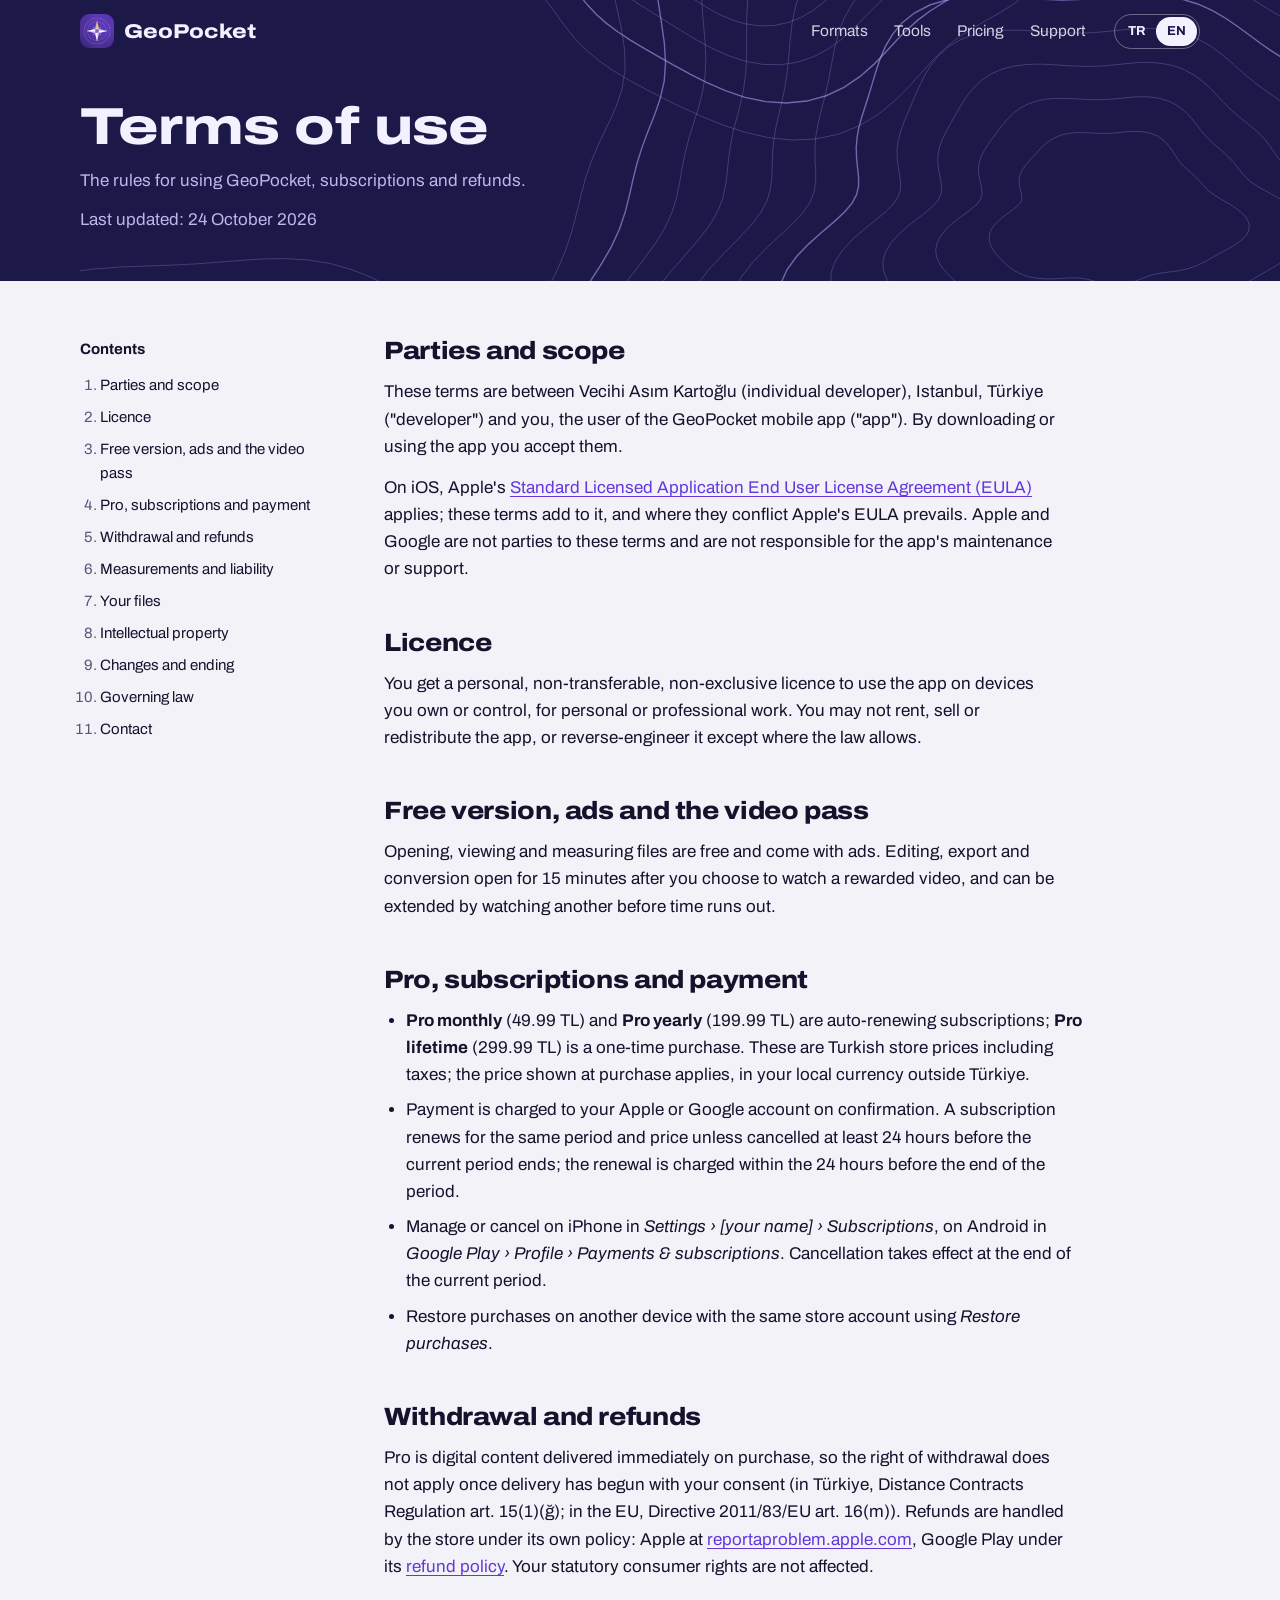
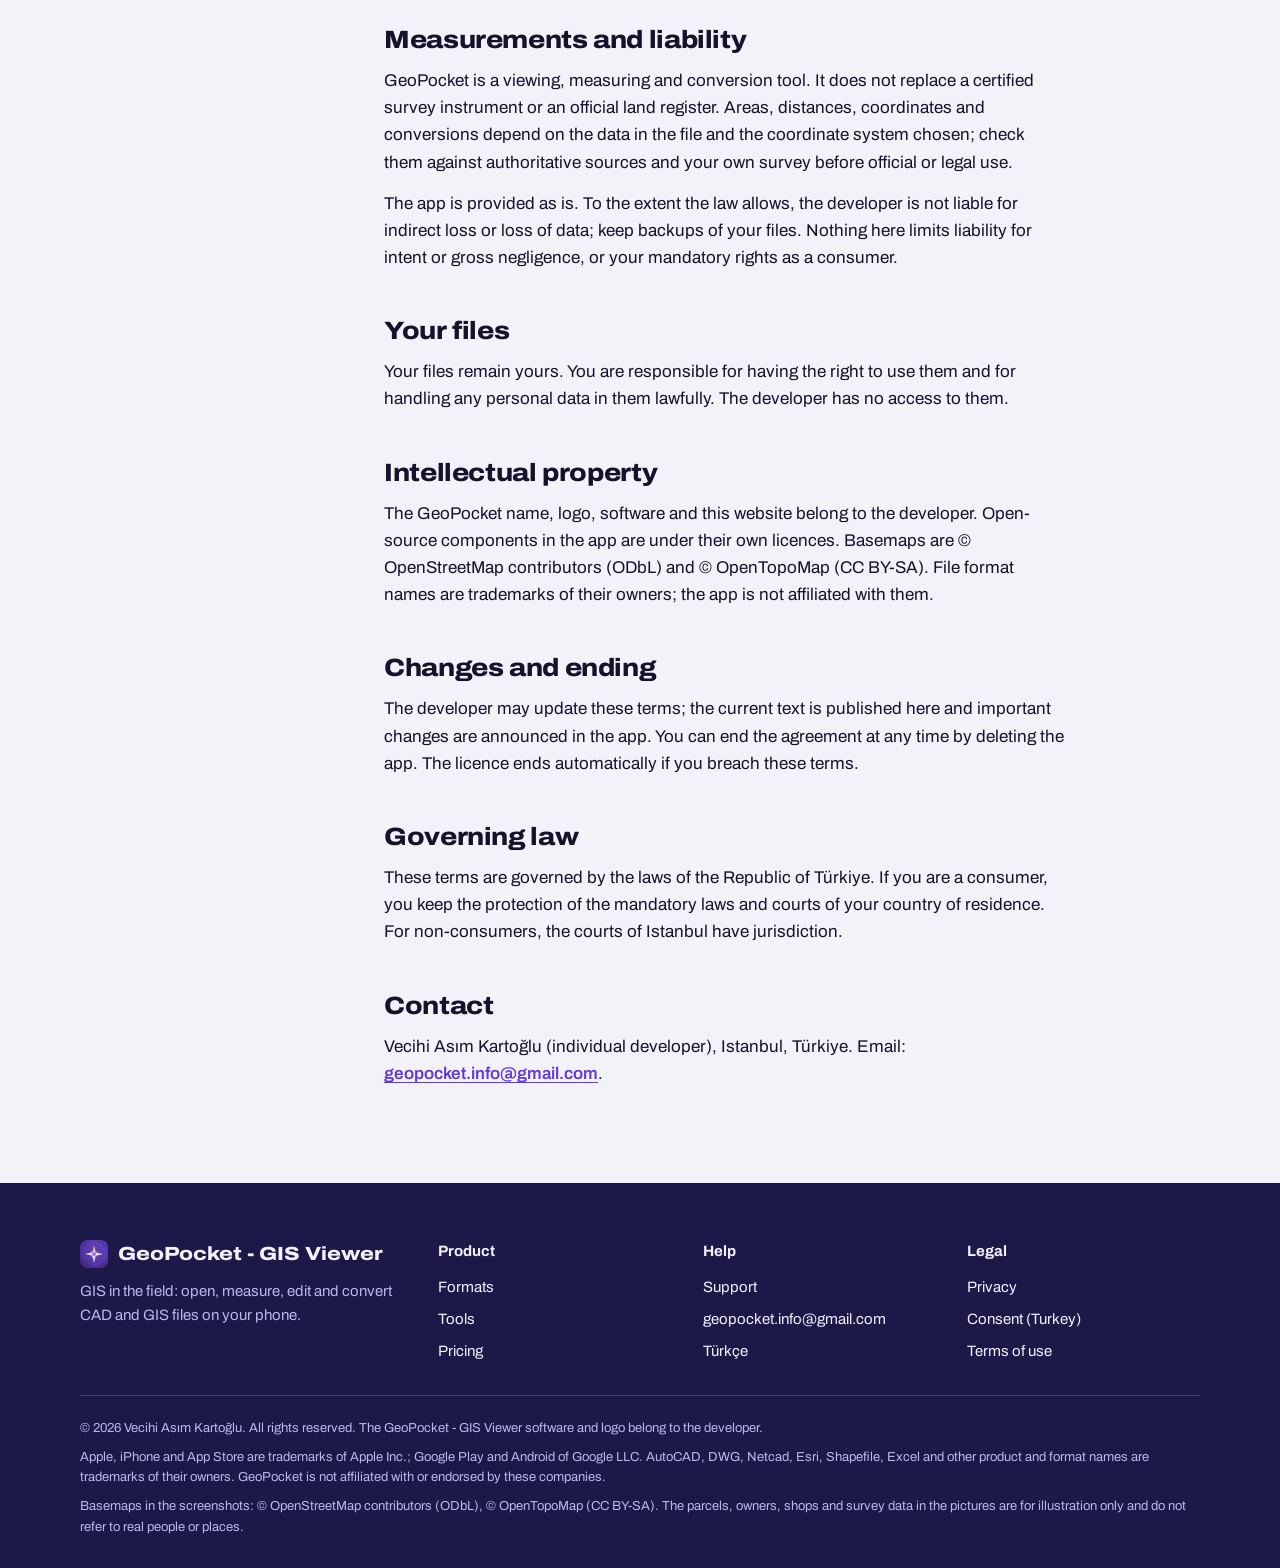
<file: en/terms.html>
<!doctype html>
<html lang="en">
<head>
<meta charset="utf-8">
<meta name="viewport" content="width=device-width, initial-scale=1, viewport-fit=cover">
<title>Terms of Use — GeoPocket - GIS Viewer</title>
<meta name="description" content="GeoPocket licence, Pro subscriptions, refunds and liability.">
<link rel="canonical" href="https://vecihiasim.github.io/geopocket/en/terms.html">
<link rel="alternate" hreflang="tr" href="https://vecihiasim.github.io/geopocket/kosullar.html">
<link rel="alternate" hreflang="en" href="https://vecihiasim.github.io/geopocket/en/terms.html">
<link rel="alternate" hreflang="x-default" href="https://vecihiasim.github.io/geopocket/kosullar.html">
<meta property="og:type" content="website">
<meta property="og:title" content="Terms of Use — GeoPocket - GIS Viewer">
<meta property="og:description" content="GeoPocket licence, Pro subscriptions, refunds and liability.">
<meta property="og:url" content="https://vecihiasim.github.io/geopocket/en/terms.html">
<meta property="og:image" content="https://vecihiasim.github.io/geopocket/img/icon-192.png">
<meta name="theme-color" content="#1c1848">
<link rel="icon" type="image/png" sizes="64x64" href="../img/icon-64.png">
<link rel="apple-touch-icon" href="../img/icon-192.png">
<link rel="preconnect" href="https://fonts.googleapis.com">
<link rel="preconnect" href="https://fonts.gstatic.com" crossorigin>
<link rel="stylesheet" href="https://fonts.googleapis.com/css2?family=Archivo:ital,wdth,wght@0,62..125,400..800;1,100,400&display=swap">
<link rel="stylesheet" href="../style.css">
</head>
<body>
<a class="skip" href="#main">Skip to content</a>
<div class="sheet sub">
<header class="site-head"><div class="wrap">
  <a class="brand" href="index.html"><img src="../img/icon-64.png" alt="" width="36" height="36">GeoPocket</a>
  <nav class="site-nav" aria-label="Menu"><a href="index.html#formats">Formats</a><a href="index.html#tools">Tools</a><a href="index.html#pricing">Pricing</a><a href="support.html">Support</a></nav>
  <div class="lang-switch" role="group" aria-label="Language"><a href="../kosullar.html" hreflang="tr" lang="tr">TR</a><span aria-current="true">EN</span></div>
</div></header>
<div class="wrap doc-title"><h1>Terms of use</h1><p>The rules for using GeoPocket, subscriptions and refunds.</p><p>Last updated: 24 October 2026</p></div>
</div>
<main id="main">
<div class="wrap doc"><nav class="toc" aria-label="Contents"><p>Contents</p><ol><li><a href="#parties">Parties and scope</a></li><li><a href="#licence">Licence</a></li><li><a href="#free">Free version, ads and the video pass</a></li><li><a href="#subscriptions">Pro, subscriptions and payment</a></li><li><a href="#refunds">Withdrawal and refunds</a></li><li><a href="#liability">Measurements and liability</a></li><li><a href="#files">Your files</a></li><li><a href="#ip">Intellectual property</a></li><li><a href="#changes">Changes and ending</a></li><li><a href="#law">Governing law</a></li><li><a href="#contact">Contact</a></li></ol></nav><article><h2 id="parties">Parties and scope</h2>
<p>These terms are between Vecihi Asım Kartoğlu (individual developer), Istanbul, Türkiye ("developer") and you, the user of the GeoPocket mobile app ("app"). By
downloading or using the app you accept them.</p>
<p>On iOS, Apple's <a href="https://www.apple.com/legal/internet-services/itunes/dev/stdeula/" rel="noopener">Standard
Licensed Application End User License Agreement (EULA)</a> applies; these terms add to it, and where they conflict
Apple's EULA prevails. Apple and Google are not parties to these terms and are not responsible for the app's maintenance
or support.</p><h2 id="licence">Licence</h2>
<p>You get a personal, non-transferable, non-exclusive licence to use the app on devices you own or control, for personal
or professional work. You may not rent, sell or redistribute the app, or reverse-engineer it except where the law allows.</p><h2 id="free">Free version, ads and the video pass</h2>
<p>Opening, viewing and measuring files are free and come with ads. Editing, export and conversion open for 15 minutes
after you choose to watch a rewarded video, and can be extended by watching another before time runs out.</p><h2 id="subscriptions">Pro, subscriptions and payment</h2>
<ul>
<li><strong>Pro monthly</strong> (49.99 TL) and <strong>Pro yearly</strong> (199.99 TL) are auto-renewing subscriptions;
<strong>Pro lifetime</strong> (299.99 TL) is a one-time purchase. These are Turkish store prices including taxes; the price
shown at purchase applies, in your local currency outside Türkiye.</li>
<li>Payment is charged to your Apple or Google account on confirmation. A subscription renews for the same period and
price unless cancelled at least 24 hours before the current period ends; the renewal is charged within the 24 hours
before the end of the period.</li>
<li>Manage or cancel on iPhone in <em>Settings › [your name] › Subscriptions</em>, on Android in <em>Google Play ›
Profile › Payments &amp; subscriptions</em>. Cancellation takes effect at the end of the current period.</li>
<li>Restore purchases on another device with the same store account using <em>Restore purchases</em>.</li>
</ul><h2 id="refunds">Withdrawal and refunds</h2>
<p>Pro is digital content delivered immediately on purchase, so the right of withdrawal does not apply once delivery has
begun with your consent (in Türkiye, Distance Contracts Regulation art. 15(1)(ğ); in the EU, Directive 2011/83/EU art.
16(m)). Refunds are handled by the store under its own policy: Apple at
<a href="https://reportaproblem.apple.com" rel="noopener">reportaproblem.apple.com</a>, Google Play under its
<a href="https://support.google.com/googleplay/answer/2479637" rel="noopener">refund policy</a>. Your statutory consumer
rights are not affected.</p><h2 id="liability">Measurements and liability</h2>
<p>GeoPocket is a viewing, measuring and conversion tool. It does not replace a certified survey instrument or an official
land register. Areas, distances, coordinates and conversions depend on the data in the file and the coordinate system
chosen; check them against authoritative sources and your own survey before official or legal use.</p>
<p>The app is provided as is. To the extent the law allows, the developer is not liable for indirect loss or loss of
data; keep backups of your files. Nothing here limits liability for intent or gross negligence, or your mandatory rights
as a consumer.</p><h2 id="files">Your files</h2>
<p>Your files remain yours. You are responsible for having the right to use them and for handling any personal data in
them lawfully. The developer has no access to them.</p><h2 id="ip">Intellectual property</h2>
<p>The GeoPocket name, logo, software and this website belong to the developer. Open-source components in the app are
under their own licences. Basemaps are © OpenStreetMap contributors (ODbL) and © OpenTopoMap (CC BY-SA). File format names
are trademarks of their owners; the app is not affiliated with them.</p><h2 id="changes">Changes and ending</h2>
<p>The developer may update these terms; the current text is published here and important changes are announced in the
app. You can end the agreement at any time by deleting the app. The licence ends automatically if you breach these
terms.</p><h2 id="law">Governing law</h2>
<p>These terms are governed by the laws of the Republic of Türkiye. If you are a consumer, you keep the protection of the
mandatory laws and courts of your country of residence. For non-consumers, the courts of Istanbul have jurisdiction.</p><h2 id="contact">Contact</h2><p>Vecihi Asım Kartoğlu (individual developer), Istanbul, Türkiye. Email: <a class="mail" href="mailto:geopocket.info@gmail.com">geopocket.info@gmail.com</a>.</p></article></div>
</main>
<footer class="site-foot"><div class="wrap">
  <div class="foot-grid">
    <div><p class="b"><img src="../img/icon-64.png" alt="" width="28" height="28">GeoPocket - GIS Viewer</p><p>GIS in the field: open, measure, edit and convert CAD and GIS files on your phone.</p></div>
    <div><h4>Product</h4><ul>
      <li><a href="index.html#formats">Formats</a></li>
      <li><a href="index.html#tools">Tools</a></li>
      <li><a href="index.html#pricing">Pricing</a></li></ul></div>
    <div><h4>Help</h4><ul>
      <li><a href="support.html">Support</a></li>
      <li><a href="mailto:geopocket.info@gmail.com">geopocket.info@gmail.com</a></li>
      <li><a href="../kosullar.html" hreflang="tr" lang="tr">Türkçe</a></li></ul></div>
    <div><h4>Legal</h4><ul>
      <li><a href="privacy.html">Privacy</a></li>
      <li><a href="consent.html">Consent (Turkey)</a></li>
      <li><a href="terms.html">Terms of use</a></li></ul></div>
  </div>
  <div class="legal-line"><p>© 2026 Vecihi Asım Kartoğlu. All rights reserved. The GeoPocket - GIS Viewer software and logo belong to the developer.</p><p>Apple, iPhone and App Store are trademarks of Apple Inc.; Google Play and Android of Google LLC. AutoCAD, DWG, Netcad, Esri, Shapefile, Excel and other product and format names are trademarks of their owners. GeoPocket is not affiliated with or endorsed by these companies.</p><p>Basemaps in the screenshots: © OpenStreetMap contributors (ODbL), © OpenTopoMap (CC BY-SA). The parcels, owners, shops and survey data in the pictures are for illustration only and do not refer to real people or places.</p></div>
</div></footer>

</body>
</html>
</file>
<file: style.css>
/* GeoPocket website (draft 2). The map sheet – an indigo sheet with contour lines and a coordinate frame – is the one
   bold element; the rest is quiet paper. Phone first: swipe rows instead of grids, lists instead of wide tables. */
:root {
  --paper: #f3f2f9;
  --surface: #ffffff;
  --ink: #15122c;
  --muted: #59557a;
  --line: #dcd9ec;
  --sheet: #1c1848;
  --sheet-ink: #f3f1ff;
  --sheet-muted: #bfb6ea;
  --accent: #6238db;
  --accent-ink: #ffffff;
  --accent-soft: #ebe5fd;
  --yes: #0d8a7b;
  --no: #8a86a6;
  --road: #7c3aed;
  --parcel: #0f8c7e;
  --building: #d9265b;
  --farm: #c28a04;
  --font: "Archivo", "Segoe UI", system-ui, sans-serif;
  color-scheme: light;
}
@media (prefers-color-scheme: dark) {
  :root:not([data-theme="light"]) {
    --paper: #0f0d22; --surface: #18153a; --ink: #eceaf8; --muted: #a9a4c8; --line: #2d2954;
    --sheet: #18143f; --accent: #a68cff; --accent-ink: #150f38; --accent-soft: #261f55;
    --yes: #3cc4b2; --no: #7d789c; --road: #b18cff; --parcel: #35c2b1; --building: #ff6b93; --farm: #e9b43a;
    color-scheme: dark;
  }
}
:root[data-theme="dark"] {
  --paper: #0f0d22; --surface: #18153a; --ink: #eceaf8; --muted: #a9a4c8; --line: #2d2954;
  --sheet: #18143f; --accent: #a68cff; --accent-ink: #150f38; --accent-soft: #261f55;
  --yes: #3cc4b2; --no: #7d789c; --road: #b18cff; --parcel: #35c2b1; --building: #ff6b93; --farm: #e9b43a;
  color-scheme: dark;
}

* { box-sizing: border-box; }
html { scroll-behavior: smooth; scroll-padding-top: 72px; }
@media (prefers-reduced-motion: reduce) { html { scroll-behavior: auto; } }
body { margin: 0; background: var(--paper); color: var(--ink); font: 400 17px/1.6 var(--font);
       font-variation-settings: "wdth" 100; -webkit-text-size-adjust: 100%; }
img { max-width: 100%; height: auto; display: block; }
a { color: var(--accent); text-underline-offset: 3px; }
a:focus-visible, button:focus-visible, summary:focus-visible { outline: 3px solid var(--accent); outline-offset: 3px; border-radius: 6px; }
h1, h2, h3 { margin: 0; line-height: 1.08; text-wrap: balance; font-weight: 800; font-variation-settings: "wdth" 125;
             letter-spacing: -0.015em; }
h2 { font-size: clamp(28px, 4.4vw, 46px); }
h3 { font-size: 22px; font-variation-settings: "wdth" 112; }
p { margin: 0; }
.num { font-variant-numeric: tabular-nums; }
.wrap { max-width: 1160px; margin: 0 auto; padding-left: max(20px, env(safe-area-inset-left, 0px));
        padding-right: max(20px, env(safe-area-inset-right, 0px)); }
.skip { position: absolute; left: -999px; }
.skip:focus { left: 16px; top: 16px; z-index: 30; background: var(--surface); padding: 8px 12px; }
.sr { position: absolute; width: 1px; height: 1px; overflow: hidden; clip: rect(0 0 0 0); white-space: nowrap; }

/* ---- map sheet: header + hero -------------------------------------------------------------------- */
.sheet { background: var(--sheet) url(img/contours.svg) center / cover no-repeat; color: var(--sheet-ink); }
.sheet.sub { background-size: 1400px auto; background-position: right -200px top -120px; }
.site-head .wrap { display: grid; grid-template-columns: auto 1fr auto; align-items: center; gap: 8px 28px; padding-block: 14px; }
.brand { display: flex; align-items: center; gap: 10px; color: var(--sheet-ink); text-decoration: none;
         font-weight: 800; font-size: 20px; font-variation-settings: "wdth" 118; }
.brand img { width: 34px; height: 34px; border-radius: 9px; }
.site-nav { display: flex; gap: 26px; justify-content: flex-end; font-size: 15.5px; }
.site-nav a { color: var(--sheet-ink); text-decoration: none; opacity: .85; white-space: nowrap; }
.site-nav a:hover, .site-nav a[aria-current="page"] { opacity: 1; text-decoration: underline; }
.lang-switch { display: inline-flex; border: 1px solid rgba(255,255,255,.35); border-radius: 999px; padding: 2px; font-size: 13px; font-weight: 700; }
.lang-switch > * { padding: 4px 11px; border-radius: 999px; color: var(--sheet-ink); text-decoration: none; }
.lang-switch span { background: var(--sheet-ink); color: var(--sheet); }

.frame { position: relative; margin-inline: max(20px, env(safe-area-inset-left, 0px)); border: 1px solid rgba(206,196,255,.32); border-bottom: 0; }
.frame::before { content: ""; position: absolute; inset: 0 -1px auto; height: 7px;
  background: repeating-linear-gradient(90deg, rgba(206,196,255,.55) 0 1px, transparent 1px 80px); }
.tick { position: absolute; top: 12px; font-size: 12px; font-variant-numeric: tabular-nums; color: var(--sheet-muted); }
.tick.w { left: 14px; } .tick.n { right: 14px; }
.hero { display: grid; grid-template-columns: minmax(0, 1.05fr) minmax(0, .95fr); gap: 40px; align-items: end; padding-block: 64px 0; }
.hero h1 { font-size: clamp(36px, 6vw, 72px); letter-spacing: -0.025em; line-height: 1.02; }
.lede { font-size: 19px; color: var(--sheet-muted); margin-top: 22px; max-width: 34em; }
.lede strong { color: var(--sheet-ink); font-weight: 600; }
.hero-text { padding-bottom: 72px; }
.stores { display: flex; flex-wrap: wrap; gap: 12px; margin-top: 28px; }
.store { display: inline-flex; flex-direction: column; gap: 1px; padding: 10px 18px; border-radius: 12px; min-width: 148px;
         border: 1px solid rgba(255,255,255,.4); color: var(--sheet-ink); }
.store small { font-size: 12px; color: var(--sheet-muted); }
.store b { font-size: 17px; font-variation-settings: "wdth" 112; }
.hero-phones { position: relative; display: flex; justify-content: center; align-items: flex-end; }
.hero-phones .phone { width: min(300px, 62%); margin-left: 30%; position: relative; z-index: 1;
                      border-radius: 34px 34px 0 0; padding-bottom: 0; }
.hero-phones .phone img { border-radius: 26px 26px 0 0; aspect-ratio: 660 / 1240; object-position: top; }
.hero-phones .phone.back { position: absolute; width: min(250px, 50%); left: 4%; bottom: 46px; margin: 0; z-index: 0;
                           transform: rotate(-5deg); border-radius: 30px; padding-bottom: 8px; }
.hero-phones .phone.back img { border-radius: 23px; aspect-ratio: 660 / 1434; }

.phone { border-radius: 34px; padding: 9px; background: #0d0b20; border: 1px solid rgba(255,255,255,.12);
         box-shadow: 0 30px 60px -28px rgba(10, 6, 40, .55); }
.phone picture { display: block; }
.phone img { border-radius: 26px; width: 100%; aspect-ratio: 660 / 1434; object-fit: cover; background: #e9e7f3; }

/* ---- sections ------------------------------------------------------------------------------------ */
section.band { padding-block: 96px; }
section.band + section.band { border-top: 1px solid var(--line); }
.head { display: grid; grid-template-columns: minmax(0, 1fr) minmax(0, 1fr); gap: 16px 48px; align-items: end; margin-bottom: 44px; }
.head p { color: var(--muted); font-size: 18px; max-width: 36em; }
.note { color: var(--muted); font-size: 14.5px; margin-top: 18px; max-width: 70ch; }

/* formats: a map legend on the left picks a plate (desktop); on phones the plates swipe and the legend follows */
.atlas { display: grid; grid-template-columns: minmax(0, 300px) minmax(0, 1fr); gap: 48px; align-items: start; }
.legend { display: flex; flex-direction: column; border-top: 1px solid var(--line); }
.legend button { all: unset; box-sizing: border-box; cursor: pointer; display: grid; grid-template-columns: 22px minmax(0, 1fr);
                 gap: 2px 14px; padding: 14px 12px; border-bottom: 1px solid var(--line); }
.legend button:hover { background: var(--accent-soft); }
.legend button[aria-selected="true"] { background: var(--accent-soft); box-shadow: inset 3px 0 0 var(--accent); }
.legend .sw { grid-row: span 2; width: 18px; height: 18px; margin-top: 4px; border-radius: 4px; border: 2px solid var(--c);
              background: color-mix(in srgb, var(--c) 22%, transparent); }
.legend .sw.line { height: 0; border-width: 2px 0 0; border-radius: 0; margin-top: 13px; background: none; }
.legend .sw.pt { width: 12px; height: 12px; margin: 7px 3px; border-radius: 50%; background: var(--c); }
.legend b { font-size: 17.5px; font-weight: 700; font-variation-settings: "wdth" 108; }
.legend .ext { color: var(--muted); font-size: 14px; }
.plate { display: grid; grid-template-columns: minmax(0, 1.3fr) minmax(0, 1fr); gap: 40px; align-items: center; }
.plate[hidden] { display: none; }
.plate-phones { display: flex; gap: 18px; align-items: flex-start; }
.plate-phones .phone { flex: 1 1 0; min-width: 0; max-width: 290px; }
.plate-phones .phone + .phone { margin-top: 56px; }
.plate h3 { font-size: 28px; margin-bottom: 12px; }
.plate p { color: var(--muted); }
.plate ul { margin: 18px 0 0; padding: 0; list-style: none; display: grid; gap: 9px; }
.plate li { padding-left: 22px; position: relative; }
.plate li::before { content: ""; position: absolute; left: 0; top: .66em; width: 10px; height: 2px; background: var(--accent); }

.try { margin-top: 40px; display: flex; flex-wrap: wrap; gap: 6px 16px; align-items: baseline; padding: 18px 22px;
       border: 1px dashed var(--accent); border-radius: 14px; }
.try a { font-weight: 700; font-size: 17.5px; }
.try span { color: var(--muted); font-size: 15px; }

/* tools */
.strip { display: grid; grid-template-columns: repeat(4, minmax(0, 1fr)); gap: 28px; }
.strip figure { margin: 0; }
.strip figcaption { margin-top: 16px; }
.strip figcaption b { display: block; font-size: 19px; font-weight: 700; font-variation-settings: "wdth" 110; margin-bottom: 4px; }
.strip figcaption span { color: var(--muted); font-size: 15.5px; }

/* tables */
.scroll { overflow-x: auto; -webkit-overflow-scrolling: touch; }
table { border-collapse: collapse; width: 100%; font-variant-numeric: tabular-nums; }
th, td { text-align: left; padding: 13px 16px; border-bottom: 1px solid var(--line); vertical-align: top; }
thead th { font-size: 14px; color: var(--muted); font-weight: 600; border-bottom: 2px solid var(--ink); }
tbody th { font-weight: 600; }
td.y { color: var(--yes); font-weight: 700; }
td.n { color: var(--no); }
.two { display: grid; grid-template-columns: minmax(0, 1.15fr) minmax(0, .85fr); gap: 56px; }
.two h3 { margin-bottom: 16px; }

/* pricing: comparison table on wide screens, one block per tier on phones */
.pricing { border: 1px solid var(--line); border-radius: 18px; background: var(--surface); overflow: hidden; }
.compare table { min-width: 620px; }
.compare th, .compare td { padding: 15px 22px; text-align: center; }
.compare th:first-child, .compare td:first-child { text-align: left; }
.compare thead th { border-bottom: 1px solid var(--line); color: var(--ink); vertical-align: bottom; }
.compare thead th b { display: block; font-size: 21px; font-variation-settings: "wdth" 115; }
.compare thead th span { display: block; font-weight: 400; color: var(--muted); font-size: 14px; margin-top: 3px; }
.compare col.pro { background: var(--accent-soft); }
.compare tbody tr:last-child > * { border-bottom: 0; }
.tiers { display: none; }
.plans { display: grid; grid-template-columns: repeat(3, minmax(0, 1fr)); border-top: 1px solid var(--line); }
.plan { padding: 24px; display: flex; flex-direction: column; gap: 5px; }
.plan + .plan { border-left: 1px solid var(--line); }
.plan .name { font-weight: 600; }
.plan .price { font-size: 34px; font-weight: 800; font-variation-settings: "wdth" 115; font-variant-numeric: tabular-nums; letter-spacing: -0.02em; }
.plan .price small { font-size: 15px; font-weight: 500; color: var(--muted); letter-spacing: 0; font-variation-settings: "wdth" 100; }
.plan .what { color: var(--muted); font-size: 15px; }
.plan.best { background: var(--accent-soft); }
.plan .tag { align-self: flex-start; background: var(--accent); color: var(--accent-ink); font-size: 13px; font-weight: 700;
             border-radius: 999px; padding: 2px 10px; }

/* privacy + faq */
.privacy { display: grid; grid-template-columns: minmax(0, 1fr) minmax(0, 1fr); gap: 56px; align-items: start; }
.privacy dl { margin: 0; display: grid; gap: 20px; }
.privacy dt { font-size: 19px; font-weight: 700; font-variation-settings: "wdth" 110; }
.privacy dd { margin: 4px 0 0; color: var(--muted); }
.faq { display: grid; grid-template-columns: minmax(0, 1fr) minmax(0, 1.4fr); gap: 56px; align-items: start; }
.faq details { border-bottom: 1px solid var(--line); }
.faq details:first-child { border-top: 1px solid var(--line); }
.faq summary { cursor: pointer; list-style: none; padding: 16px 36px 16px 0; font-weight: 700; position: relative; }
.faq summary::-webkit-details-marker { display: none; }
.faq summary::after { content: "+"; position: absolute; right: 6px; top: 12px; font-size: 22px; font-weight: 400; color: var(--accent); }
.faq details[open] summary::after { content: "–"; }
.faq details p { color: var(--muted); padding: 0 0 18px; max-width: 64ch; }

/* ---- documents (privacy, consent, terms, support) ------------------------------------------------- */
.doc-title { padding-block: 36px 48px; }
.doc-title h1 { font-size: clamp(30px, 5vw, 52px); max-width: 18em; }
.doc-title p { color: var(--sheet-muted); margin-top: 12px; }
.doc { display: grid; grid-template-columns: minmax(0, 240px) minmax(0, 720px); gap: 64px; padding-block: 56px 96px; }
.toc { position: sticky; top: 24px; align-self: start; font-size: 15px; }
.toc ol { margin: 0; padding: 0 0 0 20px; display: grid; gap: 8px; color: var(--muted); }
.toc a { color: var(--ink); text-decoration: none; }
.toc a:hover { color: var(--accent); text-decoration: underline; }
.toc p { font-weight: 700; margin-bottom: 12px; }
.doc article h2 { font-size: 25px; margin: 46px 0 14px; scroll-margin-top: 20px; font-variation-settings: "wdth" 112; }
.doc article h2:first-child { margin-top: 0; }
.doc article h3 { font-size: 19px; margin: 26px 0 8px; }
.doc article p, .doc article li { max-width: 68ch; }
.doc article p + p, .doc article p + ul, .doc article ul + p, .doc article table + p { margin-top: 14px; }
.doc article ul, .doc article ol { padding-left: 22px; margin: 12px 0 0; display: grid; gap: 8px; }
.doc article table { margin-top: 16px; font-size: 15px; }
.doc article .scroll table { min-width: 620px; }
.callout { border-left: 3px solid var(--accent); background: var(--accent-soft); padding: 16px 20px; border-radius: 0 12px 12px 0; margin-top: 18px; }
.mail { font-weight: 600; user-select: all; }

/* ---- sample files ------------------------------------------------------------------------------- */
.doc-title h1 span { color: var(--sheet-muted); font-weight: 700; }
.samples { padding-block: 48px 88px; display: grid; gap: 32px; max-width: 900px; }
.how { display: grid; grid-template-columns: minmax(0, 1fr) minmax(0, 1fr); gap: 32px; }
.how h2 { font-size: 21px; font-variation-settings: "wdth" 112; margin-bottom: 8px; }
.how ol { margin: 0; padding-left: 20px; display: grid; gap: 6px; color: var(--muted); }
.files { list-style: none; margin: 0; padding: 0; border-top: 1px solid var(--line); }
.files li { border-bottom: 1px solid var(--line); }
.file { display: grid; grid-template-columns: 22px minmax(0, 1fr) auto; gap: 2px 14px; padding: 16px 8px; color: var(--ink);
        text-decoration: none; align-items: baseline; }
.file:hover { background: var(--accent-soft); }
.file .sw { grid-row: span 3; width: 14px; height: 14px; border-radius: 4px; border: 2px solid var(--c);
            background: color-mix(in srgb, var(--c) 22%, transparent); align-self: start; margin-top: 5px; }
.file .fn { font-weight: 700; color: var(--accent); overflow-wrap: anywhere; }
.file .meta { color: var(--muted); font-size: 14px; font-variant-numeric: tabular-nums; white-space: nowrap; }
.file .d { grid-column: 2 / -1; color: var(--muted); font-size: 15px; }
.file .d[lang="en"] { font-style: italic; }

/* ---- footer -------------------------------------------------------------------------------------- */
.site-foot { background: var(--sheet); color: var(--sheet-muted); font-size: 15px; }
.site-foot a { color: var(--sheet-ink); text-decoration: none; }
.site-foot a:hover { text-decoration: underline; }
.foot-grid { display: grid; grid-template-columns: minmax(0, 1.4fr) repeat(3, minmax(0, 1fr)); gap: 32px; padding-block: 56px 32px; }
.foot-grid li { overflow-wrap: anywhere; }
.foot-grid p.b { color: var(--sheet-ink); font-size: 19px; font-weight: 800; font-variation-settings: "wdth" 118;
                 margin-bottom: 10px; display: flex; gap: 10px; align-items: center; }
.foot-grid p.b img { width: 28px; height: 28px; border-radius: 7px; }
.foot-grid h4 { margin: 0 0 12px; color: var(--sheet-ink); font-size: 15px; font-weight: 700; }
.foot-grid ul { list-style: none; margin: 0; padding: 0; display: grid; gap: 8px; }
.legal-line { border-top: 1px solid rgba(206,196,255,.22); padding-block: 22px 30px; font-size: 13px; line-height: 1.6; display: grid; gap: 8px; }

/* ---- tablets -------------------------------------------------------------------------------------- */
@media (max-width: 920px) {
  .toc { border: 1px solid var(--line); border-radius: 12px; background: var(--surface); padding: 14px 16px; font-size: 14.5px; }
  .toc ol { gap: 4px; }
  .doc article table thead { display: none; }
  .doc article table, .doc article tbody, .doc article tr, .doc article th, .doc article td { display: block; }
  .doc article .scroll table { min-width: 0; }
  .doc article tr { padding: 12px 0; border-bottom: 1px solid var(--line); }
  .doc article th, .doc article td { border: 0; padding: 2px 0; }
  .doc article tbody th { font-size: 16px; margin-bottom: 4px; }
  .doc article td[data-label]::before { content: attr(data-label); display: block; color: var(--muted); font-size: 13px; font-weight: 600; margin-top: 6px; }
  .hero, .head, .two, .privacy, .faq, .doc { grid-template-columns: minmax(0, 1fr); }
  .hero { padding-top: 36px; gap: 8px; }
  .hero-text { padding-bottom: 20px; }
  section.band { padding-block: 64px; }
  .strip { grid-template-columns: repeat(2, minmax(0, 1fr)); }
  .foot-grid { grid-template-columns: minmax(0, 1fr) minmax(0, 1fr); }
  .foot-grid > div:first-child { grid-column: 1 / -1; }
  .toc { position: static; }
  .doc { gap: 32px; }
}

/* ---- phones: swipe rows, lists instead of tables -------------------------------------------------- */
@media (max-width: 700px) {
  body { font-size: 16px; }
  .how { grid-template-columns: minmax(0, 1fr); gap: 20px; }
  .file { grid-template-columns: 22px minmax(0, 1fr); }
  .file .sw { grid-row: span 4; }
  .file .meta { grid-column: 2; }
  .file .d { grid-column: 2; }
  .site-head .wrap { grid-template-columns: 1fr auto; padding-block: 12px 0; }
  .site-nav { grid-column: 1 / -1; grid-row: 2; justify-content: flex-start; gap: 22px; overflow-x: auto;
              padding: 10px 0 12px; scrollbar-width: none; margin-inline: -4px; padding-inline: 4px; }
  .site-nav::-webkit-scrollbar { display: none; }
  .tick.n { display: none; }
  .hero h1 { font-size: clamp(32px, 9.4vw, 42px); }
  .lede { font-size: 17px; }
  .store { min-width: 0; flex: 1 1 140px; }
  .hero-phones .phone.back { width: 46%; left: 0; }
  .hero-phones .phone { width: 62%; margin-left: 36%; }

  .head { margin-bottom: 28px; }
  .head p { font-size: 16.5px; }

  .atlas { grid-template-columns: minmax(0, 1fr); gap: 18px; }
  .legend { flex-direction: row; overflow-x: auto; border-top: 0; gap: 8px; padding-bottom: 4px; scrollbar-width: none;
            scroll-snap-type: x proximity; margin-inline: -20px; padding-inline: 20px; }
  .legend::-webkit-scrollbar { display: none; }
  .legend button { flex: 0 0 auto; border: 1px solid var(--line); border-radius: 999px; padding: 7px 14px;
                   grid-template-columns: 14px auto; align-items: center; scroll-snap-align: center; }
  .legend button[aria-selected="true"] { box-shadow: none; border-color: var(--accent); }
  .legend .sw { grid-row: auto; width: 14px; height: 14px; margin: 0; }
  .legend .sw.line { margin: 0; }
  .legend .sw.pt { width: 10px; height: 10px; margin: 2px; }
  .legend .ext { display: none; }
  .legend b { font-size: 15.5px; }
  .plates { display: flex; overflow-x: auto; scroll-snap-type: x mandatory; gap: 20px; scrollbar-width: none;
            margin-inline: -20px; padding-inline: 20px; }
  .plates::-webkit-scrollbar { display: none; }
  .plate, .plate[hidden] { display: grid; flex: 0 0 100%; grid-template-columns: minmax(0, 1fr); gap: 18px; scroll-snap-align: center; }
  .plate-phones { justify-content: center; }
  .plate-phones .phone { max-width: 250px; }
  .plate-phones .phone.extra { display: none; }
  .plate h3 { font-size: 24px; }

  .strip { display: flex; overflow-x: auto; scroll-snap-type: x mandatory; gap: 18px; scrollbar-width: none;
           margin-inline: -20px; padding-inline: 20px; }
  .strip::-webkit-scrollbar { display: none; }
  .strip figure { flex: 0 0 72%; scroll-snap-align: center; }

  /* tables become lists: the row heading on top, the cells as labelled lines */
  .two table thead { display: none; }
  .two table, .two tbody, .two tr, .two th, .two td { display: block; }
  .two tr { padding: 12px 0; border-bottom: 1px solid var(--line); }
  .two th, .two td { border: 0; padding: 2px 0; }
  .two td::before { content: attr(data-label) ": "; color: var(--muted); font-weight: 400; }

  .compare { display: none; }
  .tiers { display: grid; gap: 0; }
  .tier { padding: 20px; border-bottom: 1px solid var(--line); }
  .tier.pro { background: var(--accent-soft); }
  .tier b { font-size: 21px; font-variation-settings: "wdth" 115; }
  .tier > span { display: block; color: var(--muted); font-size: 14px; }
  .tier ul { list-style: none; margin: 10px 0 0; padding: 0; display: grid; gap: 6px; font-size: 15px; }
  .tier li { padding-left: 24px; position: relative; }
  .tier li.on::before { content: "✓"; position: absolute; left: 2px; color: var(--yes); font-weight: 700; }
  .tier li.off { color: var(--no); }
  .tier li.off::before { content: "–"; position: absolute; left: 4px; }
  .plans { grid-template-columns: minmax(0, 1fr); }
  .plan + .plan { border-left: 0; border-top: 1px solid var(--line); }
  .plan { padding: 18px 20px; gap: 2px; }
  .plan .price { font-size: 28px; }
}

/* samples page: the ED50 -> ITRF96 walk-through */
.transform { margin-top: 56px; display: grid; gap: 14px; }
.transform h2 { margin: 0; }
.transform h3 { margin: 18px 0 0; }
.transform ol { margin: 8px 0 0; padding-left: 1.3em; display: grid; gap: 8px; }
.transform-grid { display: grid; gap: 28px; grid-template-columns: minmax(0, 1fr) 280px; align-items: start; }
.transform .clip { margin: 0; }
.transform .clip img { display: block; width: 100%; height: auto; border-radius: 22px; }
.ways { display: grid; grid-template-columns: max-content minmax(0, 1fr); gap: 8px 18px; margin: 8px 0 0; }
.ways dt { font-weight: 700; }
.ways dd { margin: 0; }
@media (max-width: 760px) {
  .transform-grid { grid-template-columns: 1fr; }
  .transform .clip { max-width: 280px; justify-self: center; }
  .ways { grid-template-columns: 1fr; gap: 2px; }
  .ways dd { margin-bottom: 10px; }
}
</file>
